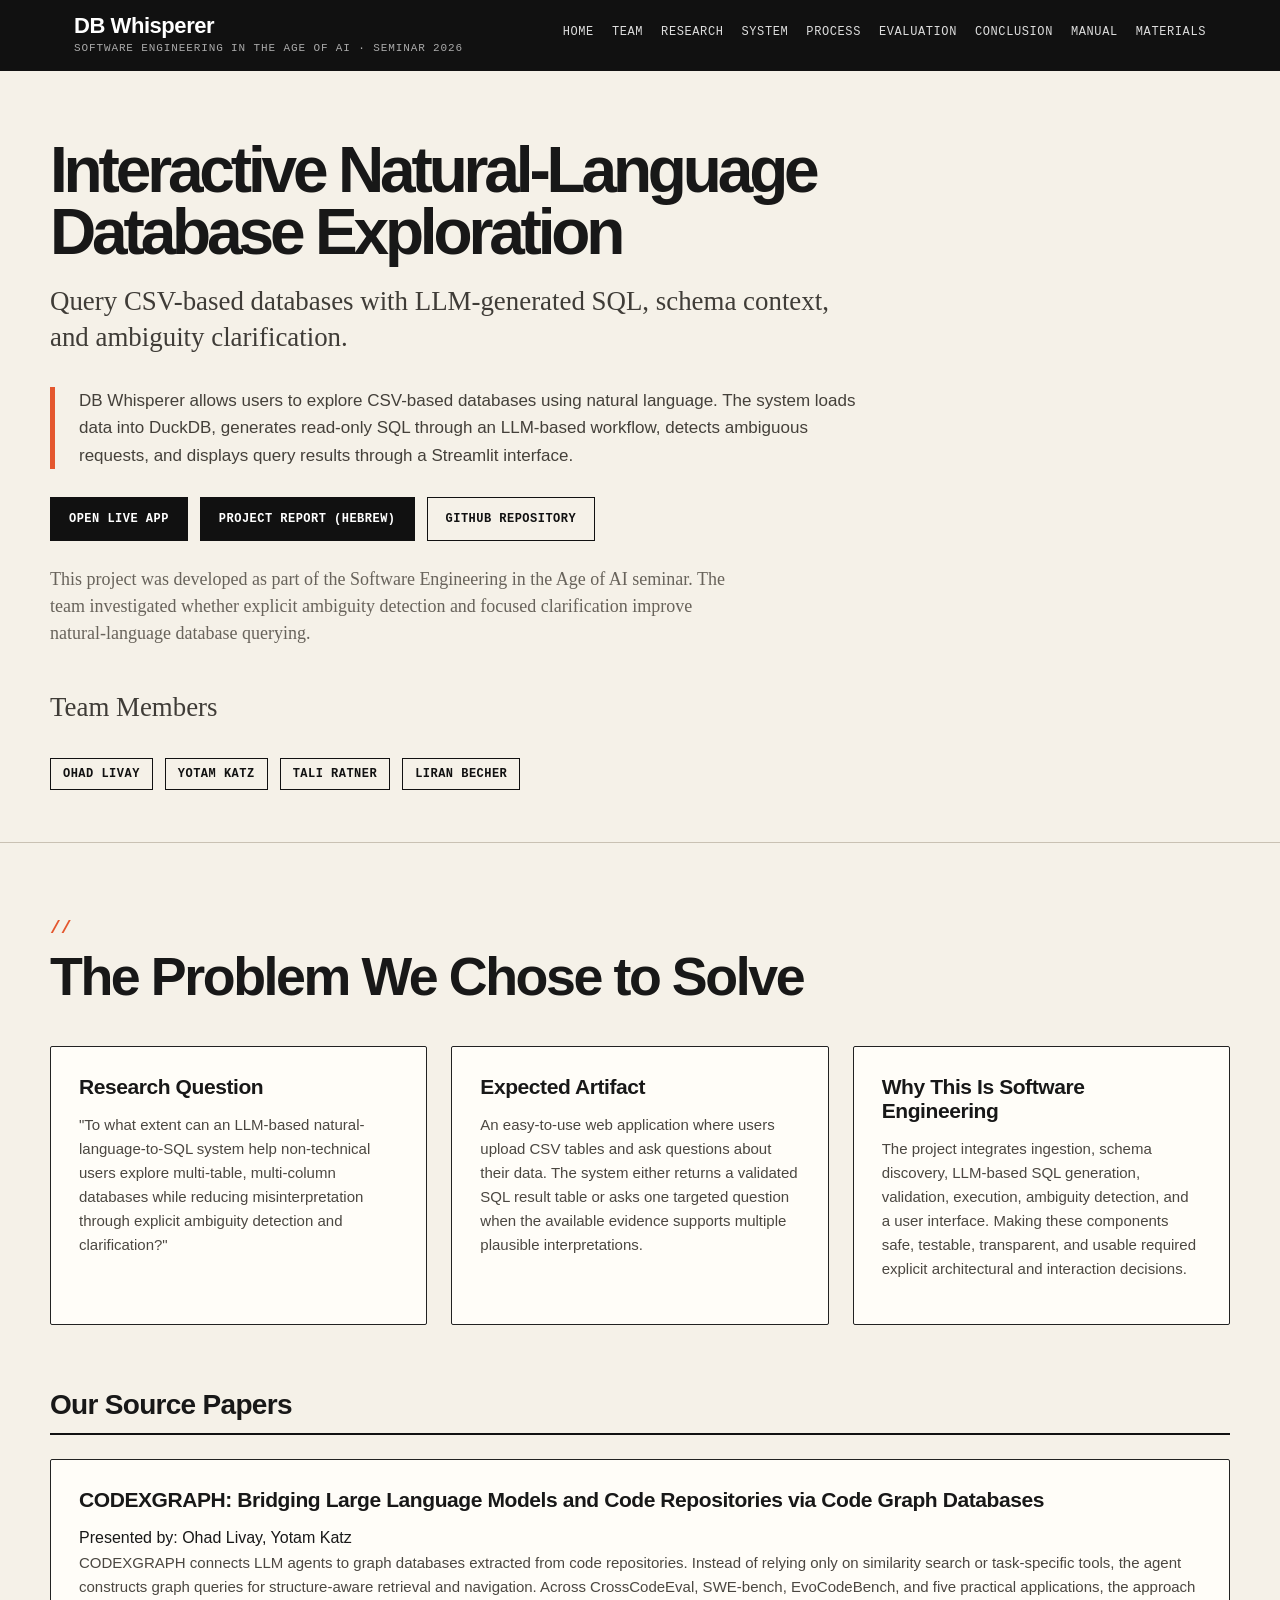
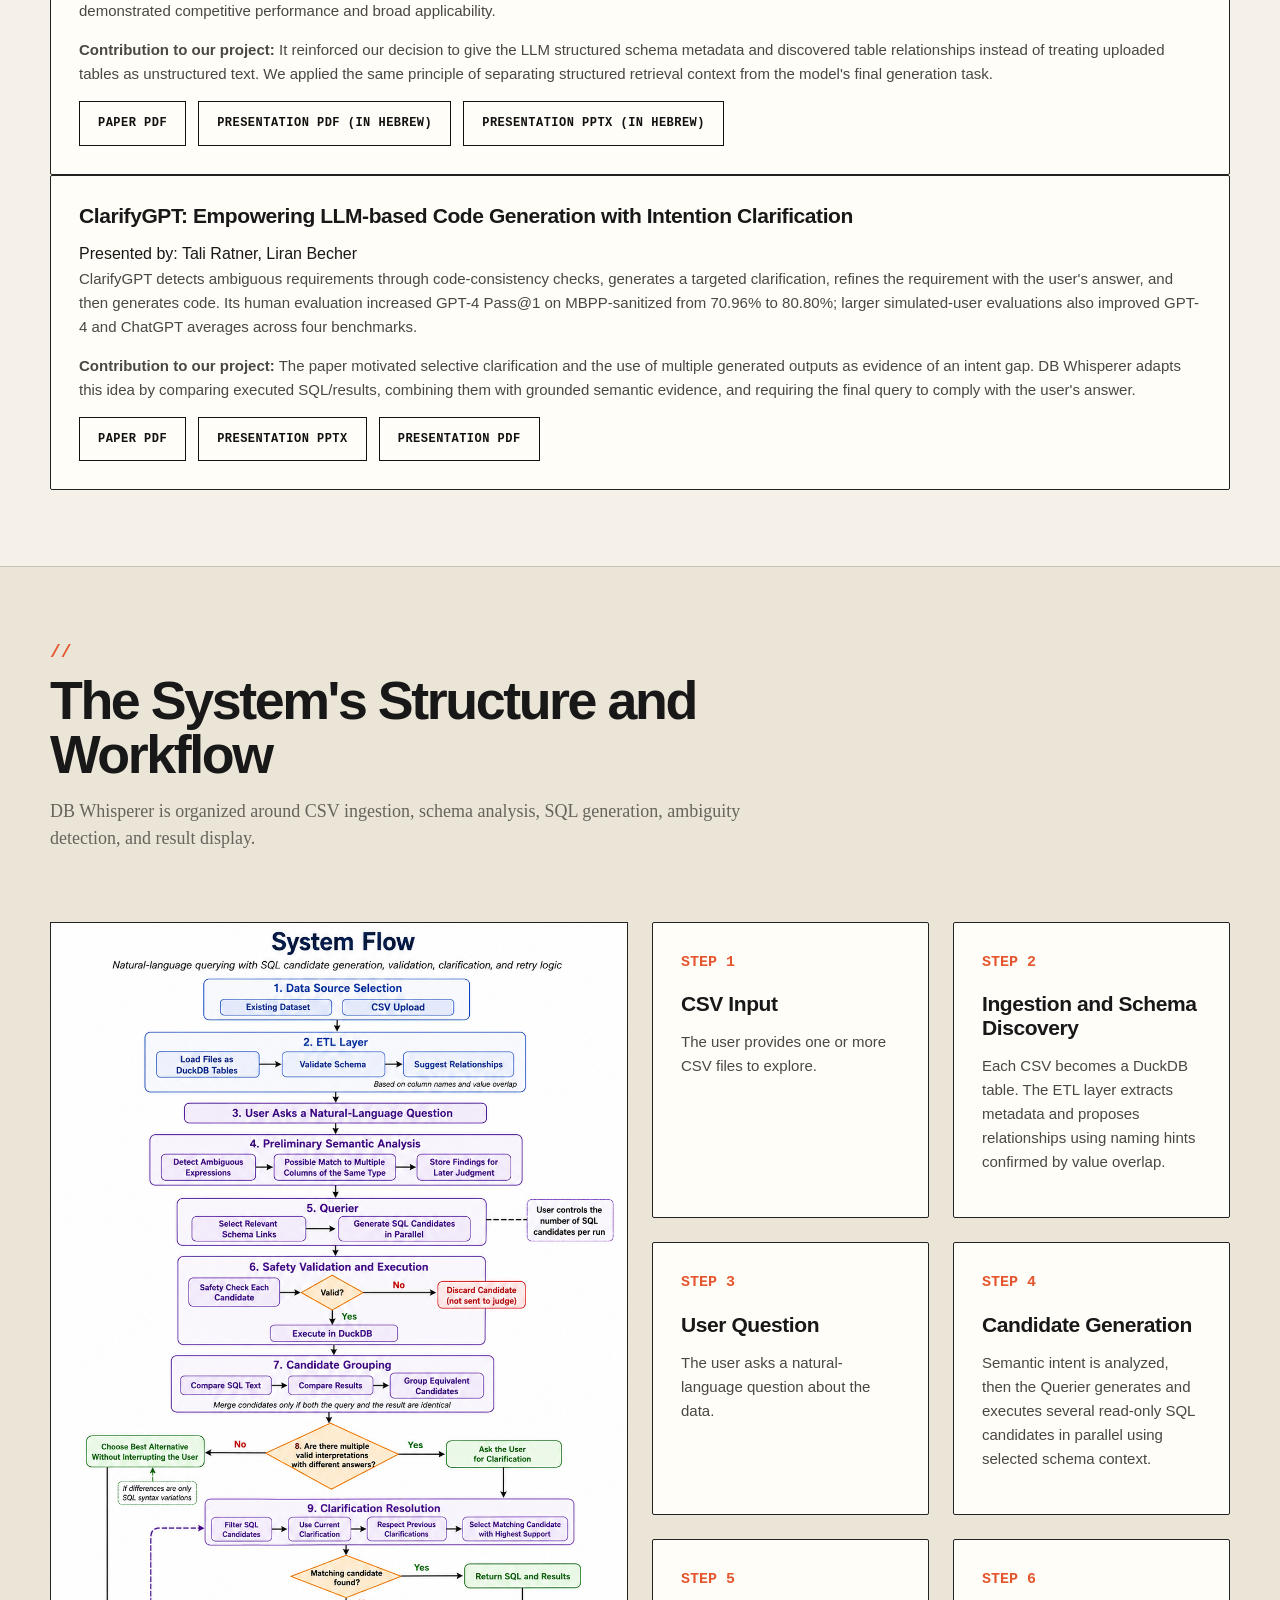
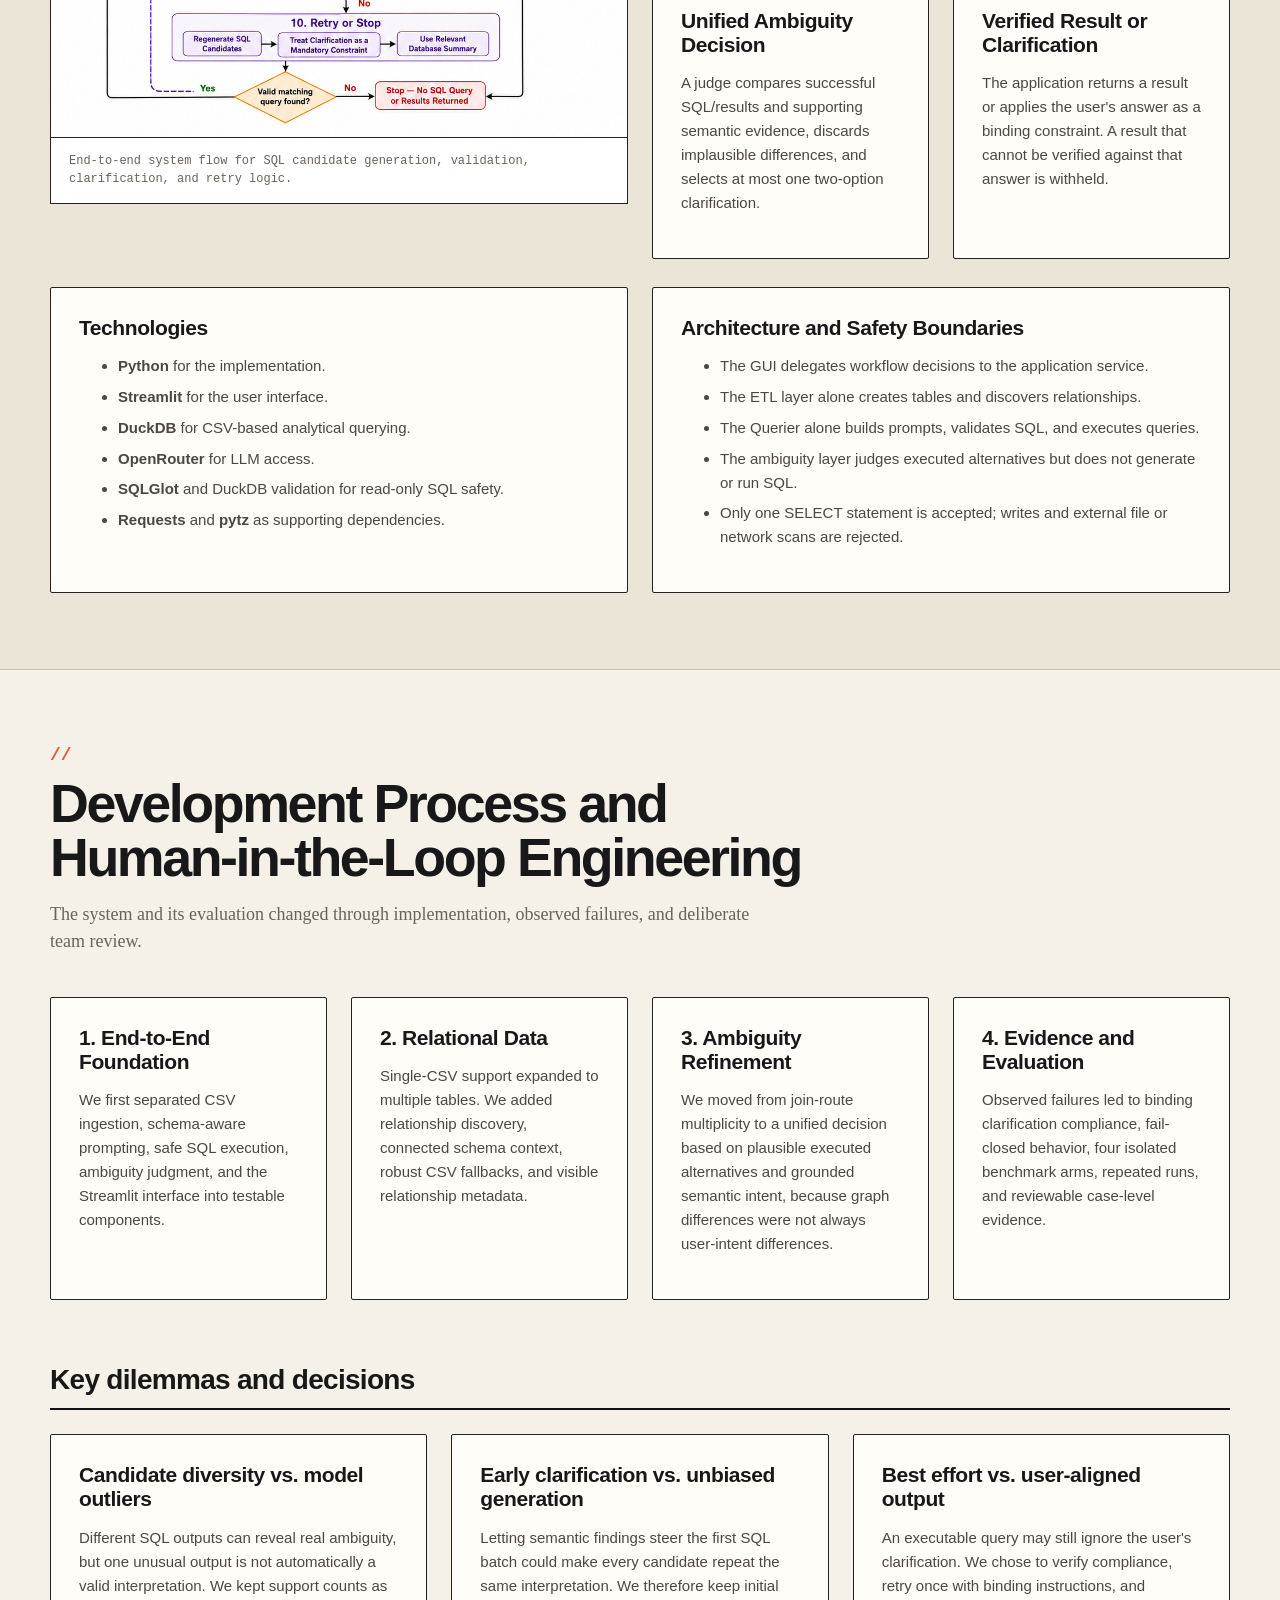
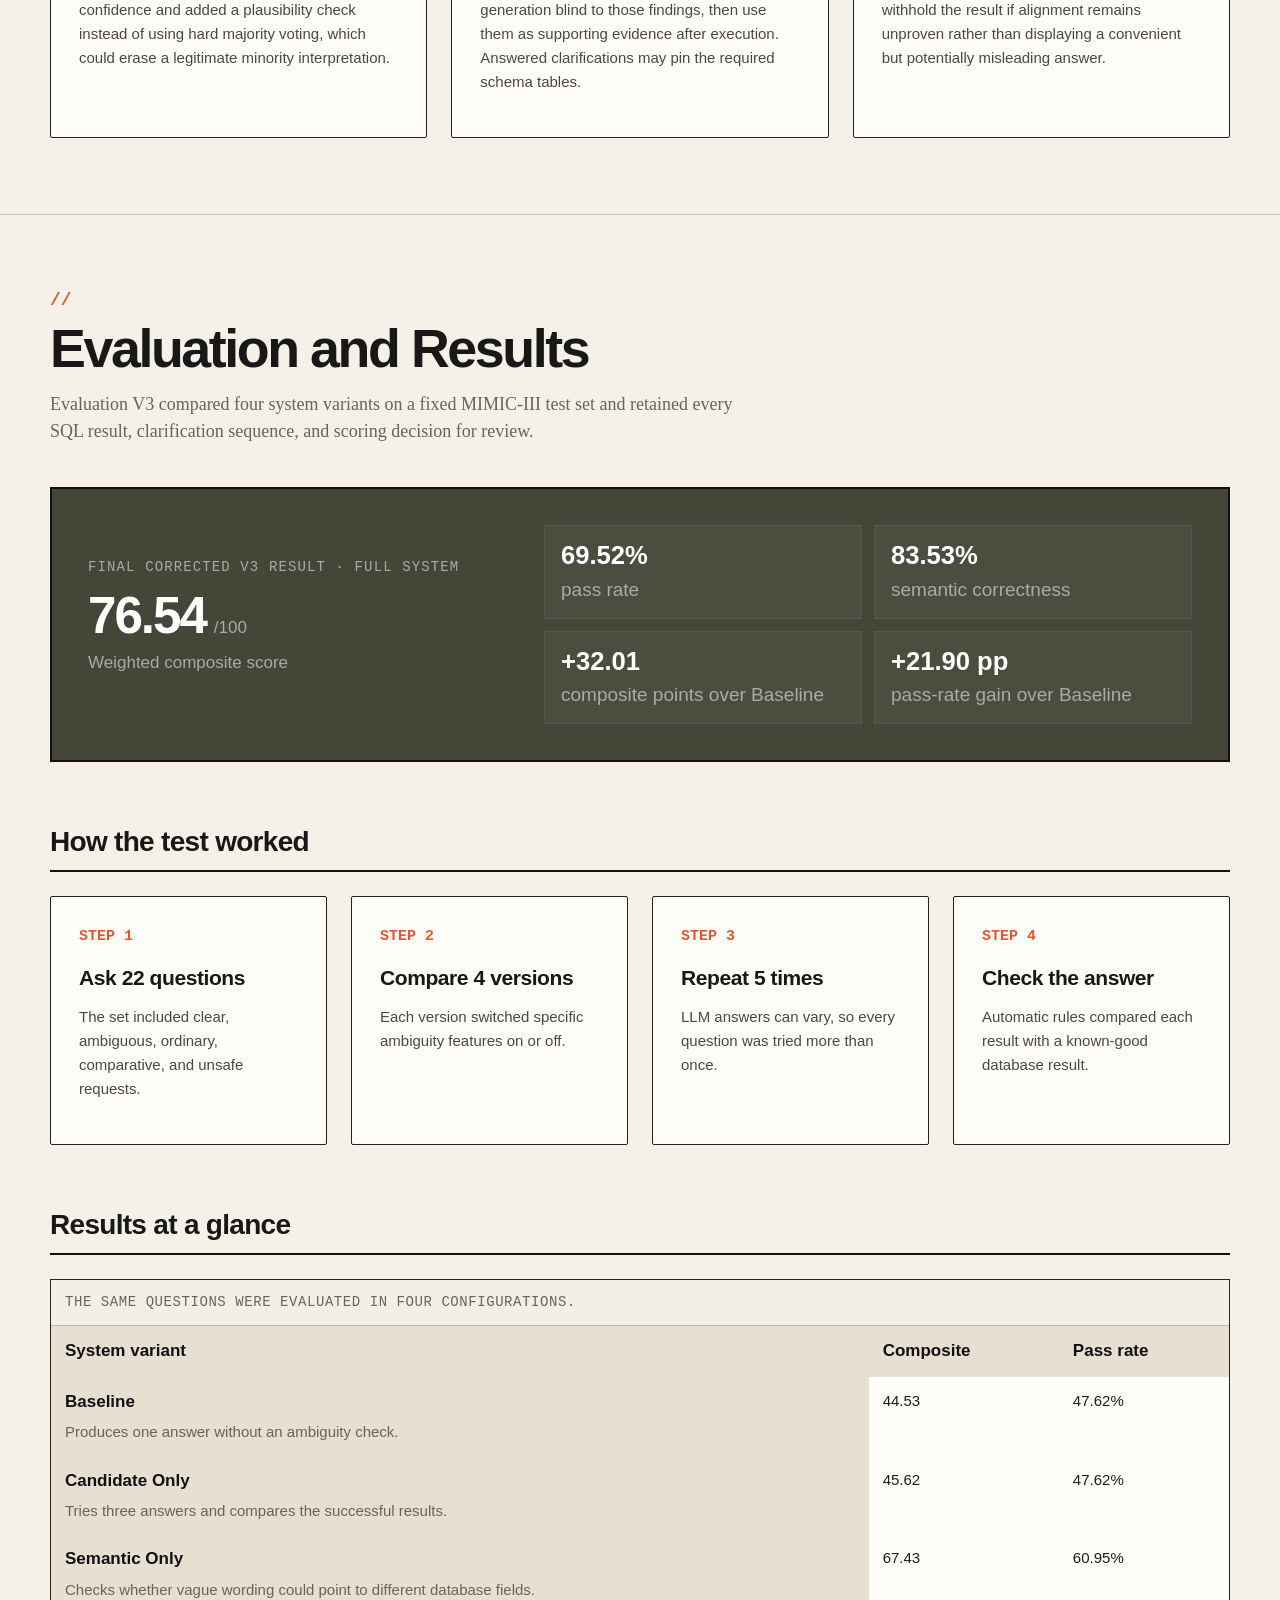
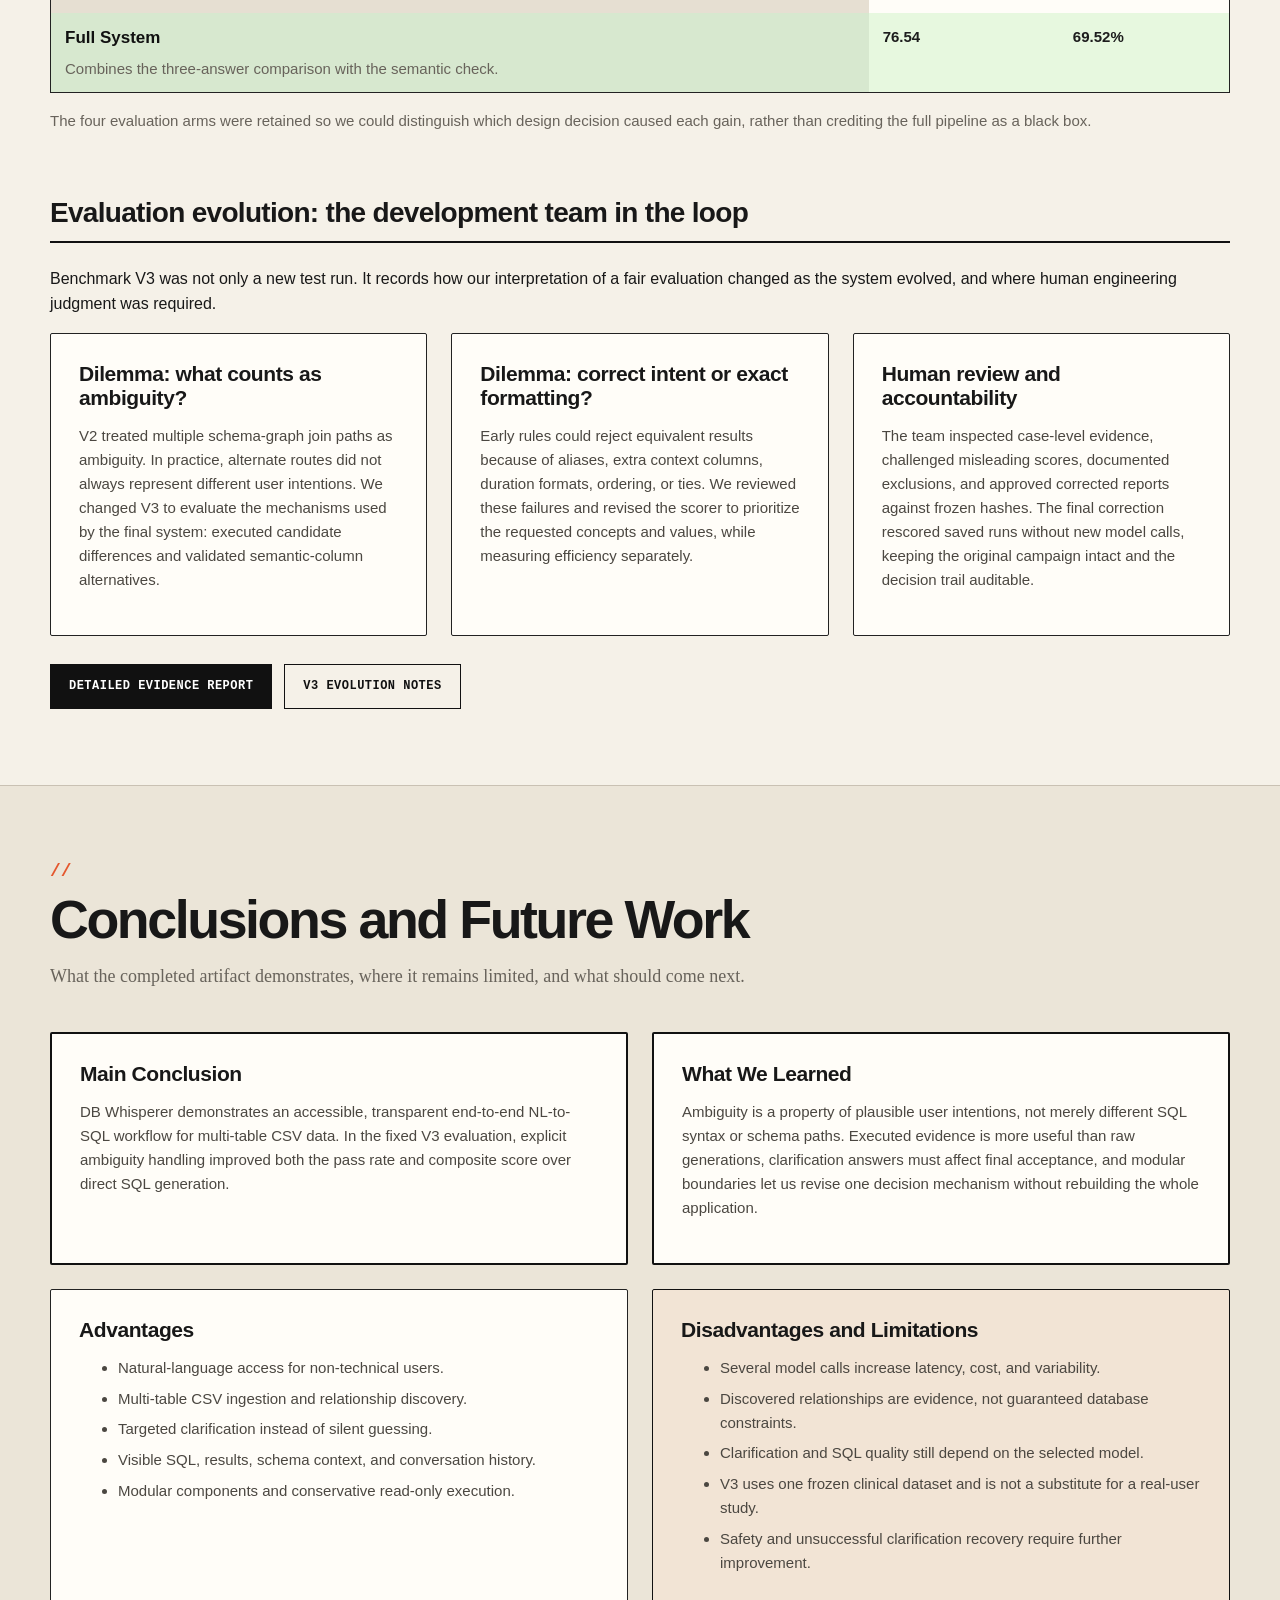
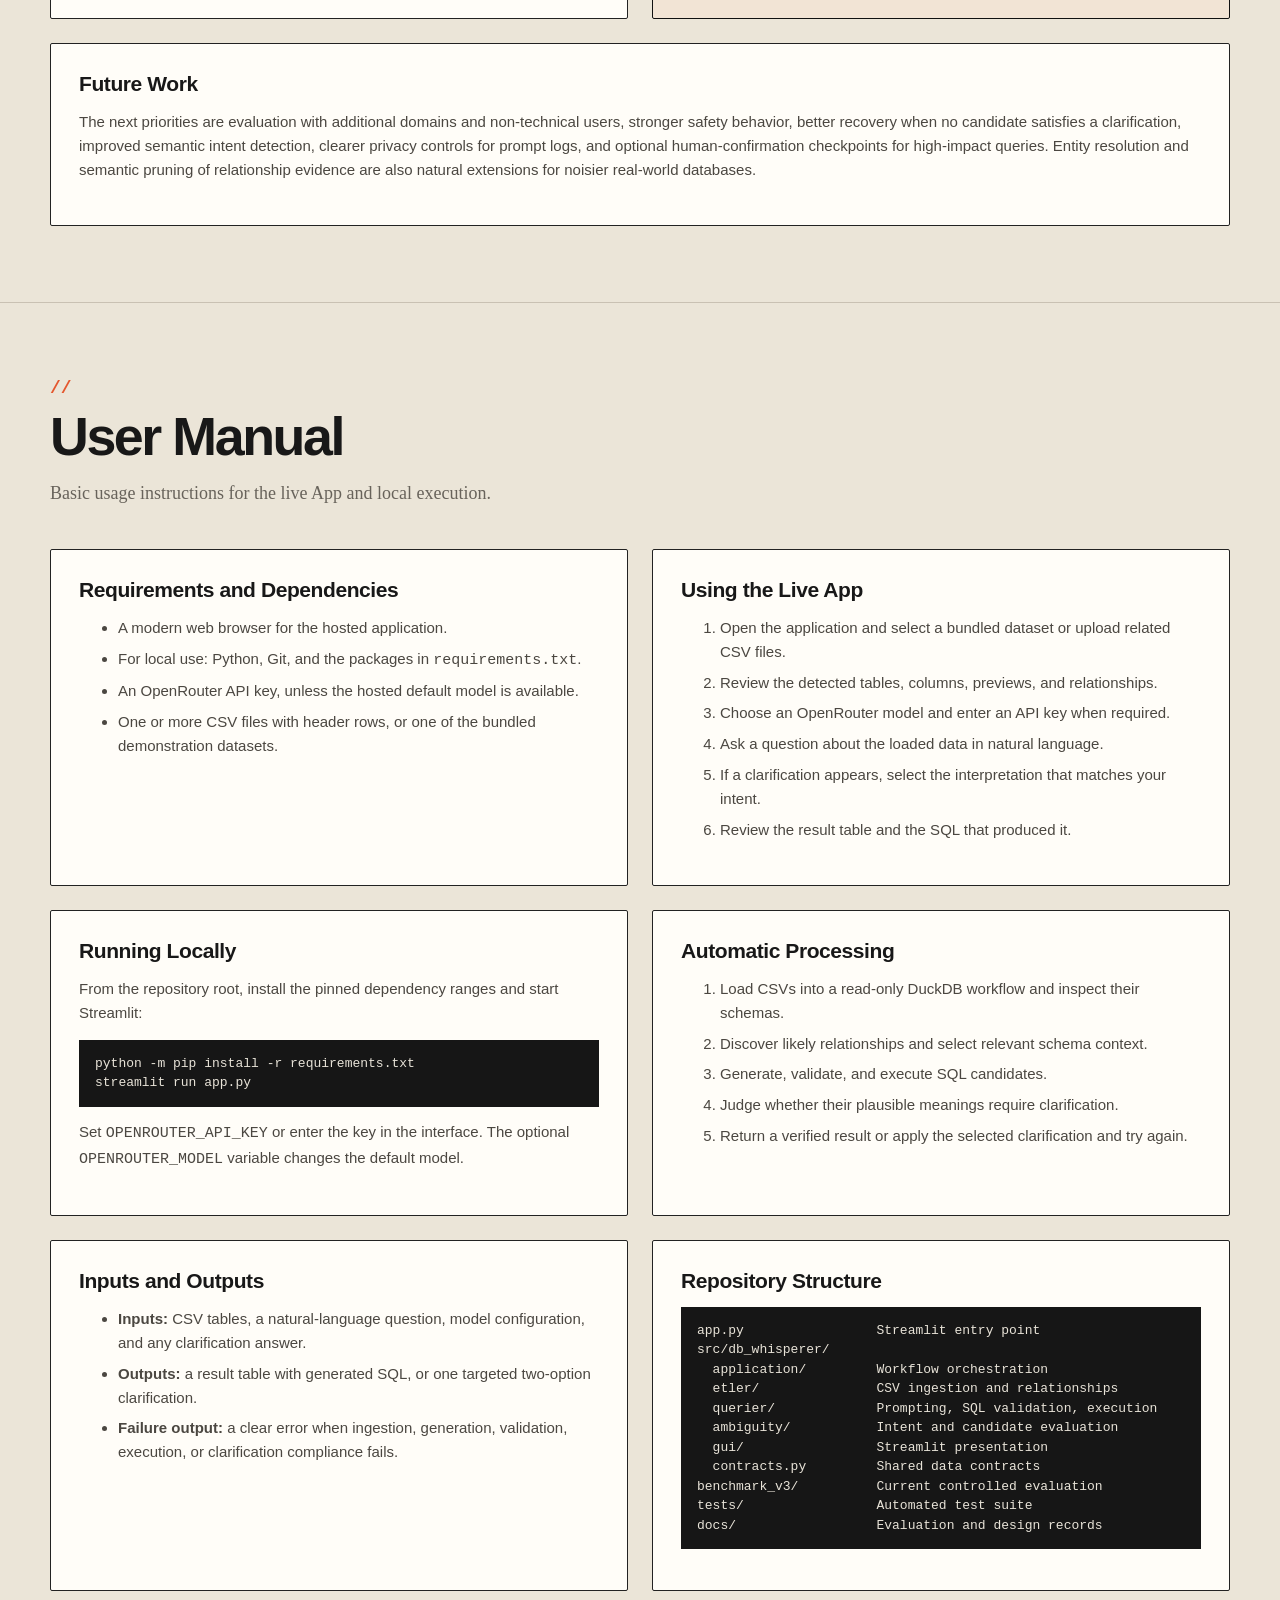
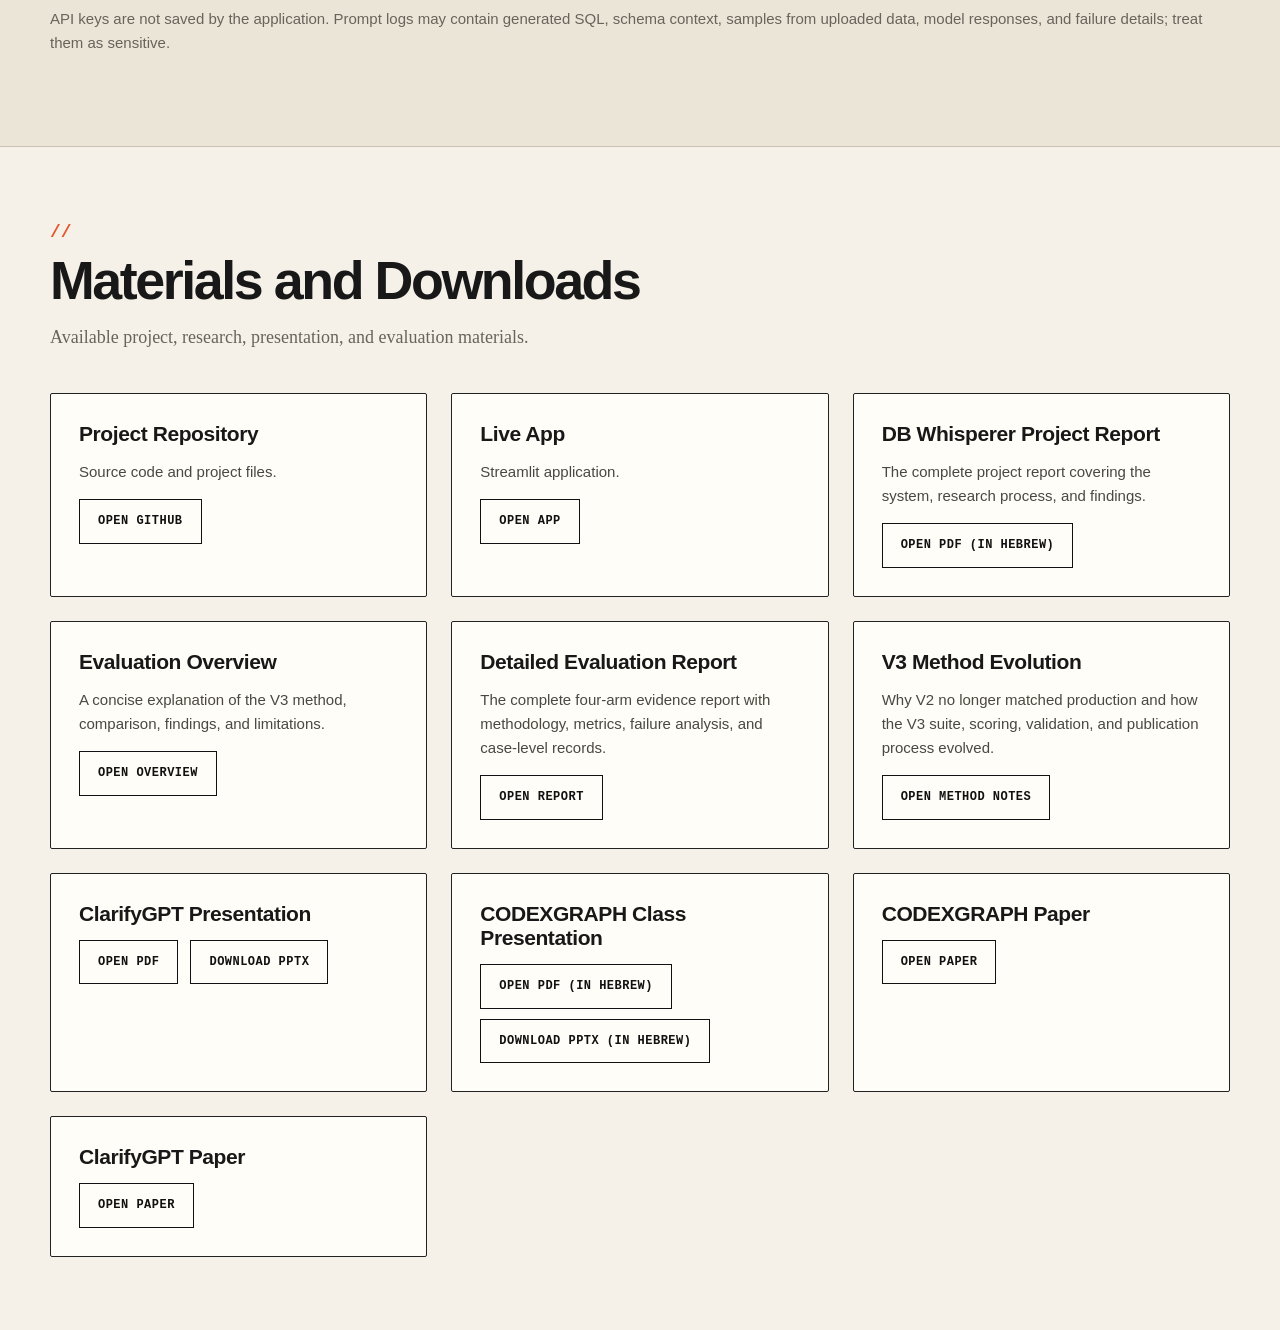
<file: submission/DB_Whisperer_2026/index.htm>
<!DOCTYPE html>
<html lang="en">
<head>
  <meta charset="UTF-8" />
  <meta name="viewport" content="width=device-width, initial-scale=1.0" />
  <title>DB Whisperer Project Site</title>
  <style>
:root {
  --primary: #111827;
  --primary-dark: #000000;
  --accent: #e4572e;
  --accent-dark: #b83b1d;

  --bg: #f5f1e8;
  --bg-soft: #ebe5d8;
  --card: #fffdf8;
  --text: #181818;
  --muted: #68635b;
  --border: #181818;

  --shadow: none;
  --radius: 2px;
}

* {
  box-sizing: border-box;
}

html {
  scroll-behavior: smooth;
}

body {
  margin: 0;
  background: var(--bg);
  color: var(--text);
  font-family: "Arial", "Helvetica Neue", sans-serif;
  line-height: 1.55;
}

img {
  max-width: 100%;
  height: auto;
  display: block;
}

a {
  color: inherit;
  text-decoration: none;
}

h1,
h2,
h3,
h4,
p,
figure,
ul,
ol,
li {
  margin-top: 0;
}

figure {
  margin: 0;
}

ul,
ol {
  margin: 0 0 1em 1.4em;
  padding-left: 1.2em;
}

li + li {
  margin-top: 0.45em;
}

section {
  padding: 76px 24px;
  border-bottom: 1px solid #c9c1b3;
}

.container {
  width: 100%;
  max-width: 1180px;
  margin-inline: auto;
}

.grid,
.split {
  display: grid;
  gap: 24px;
  align-items: start;
}

#system .grid {
  grid-auto-flow: row;
}

#system .grid > .grid {
  margin-top: 0;
}

.grid-2 {
  grid-template-columns: repeat(2, minmax(0, 1fr));
}

.grid-3 {
  grid-template-columns: repeat(3, minmax(0, 1fr));
}

.grid-4 {
  grid-template-columns: repeat(4, minmax(0, 1fr));
}

.split {
  grid-template-columns: repeat(2, minmax(0, 1fr));
}

.site {
  min-height: 100vh;
}

header {
  position: sticky;
  top: 0;
  z-index: 20;
  background: #111;
  border-bottom: 0;
  backdrop-filter: none;
}

.nav {
  width: 100%;
  max-width: 1180px;
  margin-inline: auto;
  padding: 14px 24px;
  display: flex;
  align-items: center;
  justify-content: space-between;
  gap: 24px;
}

.nav > div {
  min-width: 0;
}

.brand-title {
  margin: 0;
  color: white;
  background: none;
  -webkit-background-clip: initial;
  font-size: 22px;
  letter-spacing: -0.02em;
  line-height: 1.1;
}

.brand-subtitle {
  margin: 3px 0 0;
  color: #aaa;
  font-family: Consolas, Monaco, monospace;
  font-size: 11px;
  text-transform: uppercase;
  letter-spacing: 0.08em;
  line-height: 1.4;
}

nav {
  display: flex;
  flex-wrap: wrap;
  justify-content: flex-end;
  align-items: center;
  gap: 10px 18px;
  font-family: Consolas, Monaco, monospace;
  font-size: 12px;
  font-weight: 500;
  text-transform: uppercase;
  letter-spacing: 0.05em;
  color: #ddd;
}

nav a {
  display: inline-block;
  padding-bottom: 4px;
  border-bottom: 1px solid transparent;
  color: #ddd;
  transition: color 0.15s ease, border-color 0.15s ease;
}

nav a:hover,
nav a:focus-visible {
  color: white;
  border-bottom-color: var(--accent);
}

.hero {
  min-height: 560px;
  display: flex;
  align-items: center;
  text-align: left;
  padding: 68px 24px 52px;
}

.hero .container {
  width: 100%;
}

.hero h2 {
  max-width: 980px;
  margin: 0 0 20px;
  color: var(--text);
  background: none;
  -webkit-background-clip: initial;

  font-size: clamp(52px, 5vw, 82px);
  font-weight: 800;
  line-height: 0.97;
  letter-spacing: -0.065em;
}

.hero .subtitle {
  max-width: 780px;
  margin: 0 0 32px;

  font-family: Georgia, "Times New Roman", serif;
  font-size: clamp(20px, 2.1vw, 29px);
  font-weight: 400;
  line-height: 1.35;
  color: #3f3c37;
}

.hero-card {
  max-width: 820px;
  margin: 0 0 28px;
  padding: 0 0 0 24px;

  border: 0;
  border-left: 5px solid var(--accent);
  border-radius: 0;
  background: transparent;
  box-shadow: none;
}

.hero-card p {
  margin: 0;
  color: #44403a;
  font-size: 17px;
  line-height: 1.6;
}

.section-title {
  max-width: 760px;
  margin: 0 0 42px;
  text-align: left;
}

.section-title h3 {
  position: relative;
  margin: 0 0 16px;

  font-size: clamp(38px, 4.2vw, 58px);
  line-height: 1;
  letter-spacing: -0.045em;
}

.section-title h3::before {
  content: "//";
  display: block;
  margin-bottom: 13px;

  color: var(--accent);
  font-family: Consolas, Monaco, monospace;
  font-size: 18px;
  letter-spacing: 0;
}

.section-title p {
  margin: 0;
  max-width: 700px;

  color: var(--muted);
  font-family: Georgia, "Times New Roman", serif;
  font-size: 18px;
  line-height: 1.5;
}

.section-soft,
.section-blue {
  background: var(--bg-soft);
}

.card {
  height: 100%;
  padding: 28px;
  border: 1px solid #222;
  border-radius: 2px;
  background: var(--card);
  box-shadow: none;
  transition: transform 0.15s ease, background 0.15s ease;
}

.card:hover {
  transform: translate(-4px, -4px);
  border-color: #222;
  background: #ffffff;
  box-shadow: 6px 6px 0 #222;
}

.card h4 {
  margin: 0 0 14px;
  color: var(--text);
  font-size: 21px;
  line-height: 1.15;
  letter-spacing: -0.02em;
}

.card p,
.card li,
.card ul,
.card ol {
  color: #4b4741;
  font-size: 15px;
  line-height: 1.6;
}

.chips,
.buttons {
  display: flex;
  flex-wrap: wrap;
  align-items: flex-start;
  justify-content: flex-start;
  gap: 10px 12px;
}

.chip,
.chip:nth-child(even) {
  width: auto;
  flex: 0 0 auto;
  padding: 8px 12px;
  border: 1px solid #111;
  border-radius: 0;
  background: transparent;
  color: #111;
  font-family: Consolas, Monaco, monospace;
  font-size: 12px;
  text-transform: uppercase;
  letter-spacing: 0.04em;
}

.chip h4 {
  margin: 0;
  font-size: 12px;
  line-height: 1.2;
  font-weight: 700;
}

.button {
  display: inline-flex;
  align-items: center;
  justify-content: center;
  padding: 12px 18px;
  border: 1px solid #111;
  border-radius: 0;
  background: #111;
  color: white;
  font-family: Consolas, Monaco, monospace;
  font-size: 12px;
  font-weight: 600;
  text-transform: uppercase;
  letter-spacing: 0.04em;
  box-shadow: none;
}

.button:hover {
  transform: none;
  background: var(--accent);
  border-color: var(--accent);
  box-shadow: none;
}

.button.secondary {
  background: transparent;
  border-color: #111;
  color: #111;
}

.button.secondary:hover {
  background: #111;
  color: white;
}

.step-num {
  width: auto;
  height: auto;
  margin: 0 0 18px;
  display: block;
  border-radius: 0;
  background: transparent;
  color: var(--accent);
  font-family: Consolas, Monaco, monospace;
  font-size: 15px;
  font-weight: 700;
  text-align: left;
}

.step-num::before {
  content: "STEP ";
}

.flow-card {
  text-align: left;
}

.architecture-figure {
  width: 100%;
  max-width: 100%;
  padding: 0;
  border: 1px solid #222;
  border-radius: 0;
  background: white;
  box-shadow: none;
  overflow: hidden;
}

.architecture-figure a,
.architecture-figure img {
  display: block;
  width: 100%;
  max-width: 100%;
  height: auto;
}

.architecture-figure a {
  border-radius: 0;
}

.architecture-figure figcaption {
  margin: 0;
  padding: 14px 18px;
  border-top: 1px solid #222;
  color: var(--muted);
  font-family: Consolas, Monaco, monospace;
  font-size: 12px;
  text-align: left;
}

.evaluation-heading {
  margin: 64px 0 24px;
  font-size: 28px;
  line-height: 1.15;
  letter-spacing: -0.025em;
  border-bottom: 2px solid #111;
  padding-bottom: 12px;
}

.evaluation-hero {
  display: grid;
  grid-template-columns: 0.8fr 1.2fr;
  gap: 24px;
  padding: 36px;
  border: 2px solid #111;
  border-radius: 0;
  background: #444637;
  box-shadow: none;
  align-items: center;
}

.evaluation-hero > div {
  min-width: 0;
}

.evaluation-kicker {
  margin: 0 0 12px;
  color: #aaa;
  font-family: Consolas, Monaco, monospace;
  font-size: 14px;
  letter-spacing: 0.08em;
  text-transform: uppercase;
}

.evaluation-score {
  display: flex;
  align-items: baseline;
  gap: 8px;
  margin: 0;
}

.evaluation-score strong {
  color: white;
  font-size: clamp(2.4rem, 4vw, 4rem);
  line-height: 1;
  letter-spacing: -0.04em;
}

.evaluation-score span,
.evaluation-score-label {
  color: #aaa;
  font-size: 17px;
}

.evaluation-score-label {
  margin-top: 8px;
  display: block;
}

.evaluation-metrics {
  display: grid;
  grid-template-columns: repeat(2, minmax(0, 1fr));
  gap: 12px;
}

.evaluation-metric {
  display: flex;
  flex-direction: column;
  justify-content: center;
  gap: 6px;
  min-height: 88px;
  padding: 14px 16px;
  border: 1px solid #555;
  border-radius: 0;
  background: rgba(255, 255, 255, 0.04);
  color: white;
}

.evaluation-metric strong {
  color: white;
  font-size: clamp(1.1rem, 2vw, 1.8rem);
  line-height: 1.2;
}

.evaluation-metric span {
  color: #aaa;
  font-size: 19px;  
  line-height: 1.4;
}

.score-table-wrap {
  overflow-x: auto;
  border: 1px solid #222;
  border-radius: 0;
  box-shadow: none;
  background: #fffdf8;
}

.score-table {
  width: 100%;
  min-width: 640px;
  border-collapse: collapse;
  font-size: 15px;
}

.score-table caption {
  padding: 12px 14px;
  text-align: left;
  color: var(--muted);
  font-family: Consolas, Monaco, monospace;
  font-size: 14px;
  letter-spacing: 0.04em;
  text-transform: uppercase;
  background: #f3efe8;
  border-bottom: 1px solid #bbb3a6;
}

.score-table th,
.score-table td {
  border-color: #bbb3a6;
  padding: 12px 14px;
  vertical-align: top;
  text-align: left;
}

.score-table th {
  background: #e6dfd2;
  color: #111;
  font-size: 17px;
}

.score-table td {
  color: #1d1d1d;
  background: #fffdf8;
}

.score-table tbody tr:hover {
  background: #f4eee4;
}

.score-table th[scope="row"] {
  font-weight: 700;
}

.variant-description {
  display: block;
  margin-top: 6px;
  color: var(--muted);
  font-size: 15px;
  line-height: 1.5;
  font-weight: 400;
}

.evaluation-note {
  margin-top: 16px;
  color: var(--muted);
  font-size: 15px;
  line-height: 1.6;
}

.highlight-card {
  border: 2px solid #111;
  box-shadow: none;
}

.warning {
  background: #f2e4d5;
  border-color: #111;
}

.callout {
  background: #e4eadf;
  border-color: #111;
}

.code,
pre.code {
  display: block;
  width: 100%;
  overflow-x: auto;
  white-space: pre-wrap;
  border-radius: 0;
  background: #161616;
  color: #e8e3d8;
  font-size: 13px;
  line-height: 1.5;
  padding: 14px 16px;
}

.footer {
  padding: 80px 28px;
  background: #111;
  color: white;
  text-align: left;
}

.footer h3 {
  font-size: 44px;
  letter-spacing: -0.04em;
}

.footer p {
  max-width: 600px;
  color: #aaa;
  font-family: Georgia, "Times New Roman", serif;
  font-size: 18px;
}

.footer .button {
  border-color: white;
  background: transparent;
  color: white;
}

.footer .button:hover {
  background: var(--accent);
  border-color: var(--accent);
}

.footer-note {
  color: #777;
  font-family: Consolas, Monaco, monospace;
}

@media (max-width: 920px) {
  section {
    padding: 60px 20px;
  }

  .nav {
    padding-inline: 20px;
    flex-wrap: wrap;
    justify-content: center;
    text-align: center;
  }

  nav {
    justify-content: center;
  }

  .hero {
    min-height: 0;
    padding-top: 56px;
    padding-bottom: 48px;
  }

  .hero h2 {
    font-size: clamp(48px, 8vw, 72px);
  }

  .section-title {
    max-width: 100%;
  }

  .grid-2,
  .grid-3,
  .split {
    grid-template-columns: 1fr;
  }

  .grid-4 {
    grid-template-columns: repeat(2, minmax(0, 1fr));
  }
}

@media (max-width: 560px) {
  section {
    padding: 48px 18px;
  }

  .nav {
    padding-top: 12px;
    padding-bottom: 12px;
  }

  .hero {
    padding: 48px 18px 36px;
  }

  .card {
    padding: 22px;
  }

  .grid-4 {
    grid-template-columns: 1fr;
  }
}
</style>
</head>

<body>
  <div class="site">
    <header>
      <div class="nav">
        <div>
          <h1 class="brand-title">DB Whisperer</h1>
          <p class="brand-subtitle">Software Engineering in the Age of AI · Seminar 2026</p>
        </div>
        <nav>
          <a href="#home">Home</a>
          <a href="#team">Team</a>
          <a href="#research">Research</a>
          <a href="#system">System</a>
          <a href="#process">Process</a>
          <a href="#evaluation">Evaluation</a>
          <a href="#conclusion">Conclusion</a>
          <a href="#manual">Manual</a>
          <a href="#materials">Materials</a>
        </nav>
      </div>
    </header>

    <main>
      <section id="home" class="hero">
        <div class="container">
          <h2>Interactive Natural-Language Database Exploration</h2>
          <p class="subtitle">Query CSV-based databases with LLM-generated SQL, schema context, and ambiguity clarification.</p>
          <div class="hero-card">
            <p>
              DB Whisperer allows users to explore CSV-based databases using natural language.
              The system loads data into DuckDB, generates read-only SQL through an LLM-based workflow,
              detects ambiguous requests, and displays query results through a Streamlit interface.
            </p>
          </div>
          <div class="buttons" style="margin-top: 26px;">
            <a class="button" href="https://db-whisperer.streamlit.app/" target="_blank" rel="noopener">Open Live App</a>
            <a class="button" href="reports/db-whisperer-project-report.pdf" target="_blank" rel="noopener">Project Report (Hebrew)</a>
            <a class="button secondary" href="https://github.com/ohadlivay/DB-Whisperer" target="_blank" rel="noopener">GitHub Repository</a>
          </div>
          <div class="container">
            <br>
          <div class="section-title">
            <p>
              This project was developed as part of the Software Engineering in the Age of AI seminar.
              The team investigated whether explicit ambiguity detection and focused clarification
              improve natural-language database querying.
            </p>
          </div>
          <p class="subtitle">Team Members</p>
          <div class="chips" aria-label="Technology stack">
            <article class="chip"><h4>Ohad Livay</h4></article>
            <article class="chip"><h4>Yotam Katz</h4></article>
            <article class="chip"><h4>Tali Ratner</h4></article>
            <article class="chip"><h4>Liran Becher</h4></article>
          </div>
        </div>
        </div>
      </section>

      <section id="research">
        <div class="container">
          <div class="section-title">
            <h3>The Problem We Chose to Solve</h3>
          </div>
          <div class="grid grid-3">
            <article class="card">
              <h4>Research Question</h4>
              <p>
                "To what extent can an LLM-based natural-language-to-SQL system help non-technical users
                explore multi-table, multi-column databases while reducing misinterpretation through
                explicit ambiguity detection and clarification?"
              </p>
            </article>
            <article class="card">
              <h4>Expected Artifact</h4>
              <p>
                An easy-to-use web application where users upload CSV tables and ask questions about their
                data. The system either returns a validated SQL result table or asks one targeted question
                when the available evidence supports multiple plausible interpretations.
              </p>
            </article>
            <article class="card">
              <h4>Why This Is Software Engineering</h4>
              <p>
                The project integrates ingestion, schema discovery, LLM-based SQL generation, validation,
                execution, ambiguity detection, and a user interface. Making these components safe,
                testable, transparent, and usable required explicit architectural and interaction decisions.
              </p>
            </article>
          </div>

          <h4 class="evaluation-heading">Our Source Papers</h4>
          <div>
            <article class="card paper-card">
              <h4>CODEXGRAPH: Bridging Large Language Models and Code Repositories via Code Graph Databases</h4>
              <div class="paper-meta">Presented by: Ohad Livay, Yotam Katz</div>
              <p>
                CODEXGRAPH connects LLM agents to graph databases extracted from code repositories. Instead
                of relying only on similarity search or task-specific tools, the agent constructs graph queries
                for structure-aware retrieval and navigation. Across CrossCodeEval, SWE-bench, EvoCodeBench,
                and five practical applications, the approach demonstrated competitive performance and broad applicability.
              </p>
              <p>
                <strong>Contribution to our project:</strong>
                It reinforced our decision to give the LLM structured schema metadata and discovered table
                relationships instead of treating uploaded tables as unstructured text. We applied the same
                principle of separating structured retrieval context from the model's final generation task.
              </p>
              <div class="buttons" style="justify-content:flex-start;">
                <a class="button secondary" href="papers/codexgraph.pdf">Paper PDF</a>
                <a class="button secondary" href="presentations/codexgraph-class-presentation-ohad-yotam.pdf">Presentation PDF (in Hebrew)</a>
                <a class="button secondary" href="presentations/codexgraph-class-presentation-ohad-yotam.pptx">Presentation PPTX (in Hebrew)</a>
              </div>
            </article>

            <article class="card paper-card">
              <h4>ClarifyGPT: Empowering LLM-based Code Generation with Intention Clarification</h4>
              <div class="paper-meta">Presented by: Tali Ratner, Liran Becher</div>
              <p>
                ClarifyGPT detects ambiguous requirements through code-consistency checks, generates a targeted
                clarification, refines the requirement with the user's answer, and then generates code. Its human
                evaluation increased GPT-4 Pass@1 on MBPP-sanitized from 70.96% to 80.80%; larger simulated-user
                evaluations also improved GPT-4 and ChatGPT averages across four benchmarks.
              </p>
              <p>
                <strong>Contribution to our project:</strong>
                The paper motivated selective clarification and the use of multiple generated outputs as evidence
                of an intent gap. DB Whisperer adapts this idea by comparing executed SQL/results, combining them
                with grounded semantic evidence, and requiring the final query to comply with the user's answer.
              </p>
              <div class="buttons" style="justify-content:flex-start;">
                <a class="button secondary" href="papers/clarifygpt.pdf">Paper PDF</a>
                <a class="button secondary" href="presentations/clarifygpt.pptx">Presentation pptx</a>
                <a class="button secondary" href="presentations/clarifygpt_slides.pdf">Presentation PDF</a>
              </div>
            </article>
          </div>
        </div>
      </section>

      <section id="system" class="section-blue">
        <div class="container">
          <div class="section-title">
            <h3>The System's Structure and Workflow</h3>
            <p>
              DB Whisperer is organized around CSV ingestion, schema analysis, SQL generation, ambiguity detection, and result display.
            </p>
          </div>
          <div class="grid grid-2">
            <figure class="architecture-figure system-flow-figure" style="margin-top: 28px;">
              <a href="assets/system-flow.png" aria-label="Open the DB Whisperer system flow diagram at full size" hint="Click to open the system flow diagram in a new tab">
                <img
                  src="assets/system-flow.png"
                  alt="DB Whisperer system flow from data selection and ETL through semantic analysis, SQL generation, validation, candidate grouping, clarification, and retry logic"
                  width="1055"
                height="1491"
                loading="lazy"
                decoding="async"
              />
            </a>
            <figcaption>
              End-to-end system flow for SQL candidate generation, validation, clarification, and retry logic.
            </figcaption>
          </figure>

          <div class="grid grid-2" style="margin-top: 28px;">
            <article class="card flow-card">
              <div class="step-num">1</div>
              <h4>CSV Input</h4>
              <p>The user provides one or more CSV files to explore.</p>
            </article>
            <article class="card flow-card">
              <div class="step-num">2</div>
              <h4>Ingestion and Schema Discovery</h4>
              <p>Each CSV becomes a DuckDB table. The ETL layer extracts metadata and proposes relationships using naming hints confirmed by value overlap.</p>
            </article>
            <article class="card flow-card">
              <div class="step-num">3</div>
              <h4>User Question</h4>
              <p>The user asks a natural-language question about the data.</p>
            </article>
            <article class="card flow-card">
              <div class="step-num">4</div>
              <h4>Candidate Generation</h4>
              <p>Semantic intent is analyzed, then the Querier generates and executes several read-only SQL candidates in parallel using selected schema context.</p>
            </article>
            <article class="card flow-card">
              <div class="step-num">5</div>
              <h4>Unified Ambiguity Decision</h4>
              <p>A judge compares successful SQL/results and supporting semantic evidence, discards implausible differences, and selects at most one two-option clarification.</p>
            </article>
            <article class="card flow-card">
              <div class="step-num">6</div>
              <h4>Verified Result or Clarification</h4>
              <p>The application returns a result or applies the user's answer as a binding constraint. A result that cannot be verified against that answer is withheld.</p>
            </article>
          </div>
        </div>
          
          <div class="split" style="margin-top: 28px;">
            <article class="card">
              <h4>Technologies</h4>
              <ul>
                <li><strong>Python</strong> for the implementation.</li>
                <li><strong>Streamlit</strong> for the user interface.</li>
                <li><strong>DuckDB</strong> for CSV-based analytical querying.</li>
                <li><strong>OpenRouter</strong> for LLM access.</li>
                <li><strong>SQLGlot</strong> and DuckDB validation for read-only SQL safety.</li>
                <li><strong>Requests</strong> and <strong>pytz</strong> as supporting dependencies.</li>
              </ul>
            </article>
            <article class="card">
              <h4>Architecture and Safety Boundaries</h4>
              <ul>
                <li>The GUI delegates workflow decisions to the application service.</li>
                <li>The ETL layer alone creates tables and discovers relationships.</li>
                <li>The Querier alone builds prompts, validates SQL, and executes queries.</li>
                <li>The ambiguity layer judges executed alternatives but does not generate or run SQL.</li>
                <li>Only one SELECT statement is accepted; writes and external file or network scans are rejected.</li>
              </ul>
            </article>
          </div>
        </div>
      </section>

      <section id="process">
        <div class="container">
          <div class="section-title">
            <h3>Development Process and Human-in-the-Loop Engineering</h3>
            <p>The system and its evaluation changed through implementation, observed failures, and deliberate team review.</p>
          </div>

          <div class="grid grid-4">
            <article class="card">
              <h4>1. End-to-End Foundation</h4>
              <p>We first separated CSV ingestion, schema-aware prompting, safe SQL execution, ambiguity judgment, and the Streamlit interface into testable components.</p>
            </article>
            <article class="card">
              <h4>2. Relational Data</h4>
              <p>Single-CSV support expanded to multiple tables. We added relationship discovery, connected schema context, robust CSV fallbacks, and visible relationship metadata.</p>
            </article>
            <article class="card">
              <h4>3. Ambiguity Refinement</h4>
              <p>We moved from join-route multiplicity to a unified decision based on plausible executed alternatives and grounded semantic intent, because graph differences were not always user-intent differences.</p>
            </article>
            <article class="card">
              <h4>4. Evidence and Evaluation</h4>
              <p>Observed failures led to binding clarification compliance, fail-closed behavior, four isolated benchmark arms, repeated runs, and reviewable case-level evidence.</p>
            </article>
          </div>

          <h4 class="evaluation-heading">Key dilemmas and decisions</h4>
          <div class="grid grid-3">
            <article class="card">
              <h4>Candidate diversity vs. model outliers</h4>
              <p>
                Different SQL outputs can reveal real ambiguity, but one unusual output is not automatically a
                valid interpretation. We kept support counts as confidence and added a plausibility check instead
                of using hard majority voting, which could erase a legitimate minority interpretation.
              </p>
            </article>
            <article class="card">
              <h4>Early clarification vs. unbiased generation</h4>
              <p>
                Letting semantic findings steer the first SQL batch could make every candidate repeat the same
                interpretation. We therefore keep initial generation blind to those findings, then use them as
                supporting evidence after execution. Answered clarifications may pin the required schema tables.
              </p>
            </article>
            <article class="card">
              <h4>Best effort vs. user-aligned output</h4>
              <p>
                An executable query may still ignore the user's clarification. We chose to verify compliance,
                retry once with binding instructions, and withhold the result if alignment remains unproven rather
                than displaying a convenient but potentially misleading answer.
              </p>
            </article>
          </div>

        </div>
      </section>

      <section id="evaluation">
        <div class="container">
          <div class="section-title">
            <h3>Evaluation and Results</h3>
            <p>
              Evaluation V3 compared four system variants on a fixed MIMIC-III test set and retained
              every SQL result, clarification sequence, and scoring decision for review.
            </p>
          </div>

          <div class="evaluation-hero">
            <div>
              <p class="evaluation-kicker">Final corrected V3 result &middot; Full System</p>
              <p class="evaluation-score"><strong>76.54</strong><span>/100</span></p>
              <p class="evaluation-score-label">Weighted composite score</p>
            </div>
            <div class="evaluation-metrics">
              <div class="evaluation-metric"><strong>69.52%</strong><span>pass rate</span></div>
              <div class="evaluation-metric"><strong>83.53%</strong><span>semantic correctness</span></div>
              <div class="evaluation-metric"><strong>+32.01</strong><span>composite points over Baseline</span></div>
              <div class="evaluation-metric"><strong>+21.90 pp</strong><span>pass-rate gain over Baseline</span></div>
            </div>
          </div>

          <h4 class="evaluation-heading">How the test worked</h4>
          <div class="grid grid-4 evaluation-steps">
            <article class="card">
              <div class="step-num">1</div>
              <h4>Ask 22 questions</h4>
              <p>The set included clear, ambiguous, ordinary, comparative, and unsafe requests.</p>
            </article>
            <article class="card">
              <div class="step-num">2</div>
              <h4>Compare 4 versions</h4>
              <p>Each version switched specific ambiguity features on or off.</p>
            </article>
            <article class="card">
              <div class="step-num">3</div>
              <h4>Repeat 5 times</h4>
              <p>LLM answers can vary, so every question was tried more than once.</p>
            </article>
            <article class="card">
              <div class="step-num">4</div>
              <h4>Check the answer</h4>
              <p>Automatic rules compared each result with a known-good database result.</p>
            </article>
          </div>

          <h4 class="evaluation-heading">Results at a glance</h4>
          <div class="score-table-wrap">
            <table class="score-table">
              <caption>The same questions were evaluated in four configurations.</caption>
              <thead>
                <tr><th scope="col">System variant</th><th scope="col">Composite</th><th scope="col">Pass rate</th></tr>
              </thead>
              <tbody>
                <tr><th scope="row">Baseline<span class="variant-description">Produces one answer without an ambiguity check.</span></th><td>44.53</td><td>47.62%</td></tr>
                <tr><th scope="row">Candidate Only<span class="variant-description">Tries three answers and compares the successful results.</span></th><td>45.62</td><td>47.62%</td></tr>
                <tr><th scope="row">Semantic Only<span class="variant-description">Checks whether vague wording could point to different database fields.</span></th><td>67.43</td><td>60.95%</td></tr>
                <tr><th scope="row" style="background-color: #d7e8cf;">Full System<span class="variant-description">Combines the three-answer comparison with the semantic check.</span></th><td style="background-color: #e7f8df;"><strong>76.54</strong></td><td style="background-color: #e7f8df;"><strong>69.52%</strong></td></tr>
              </tbody>
            </table>
          </div>
          <p class="evaluation-note">
            The four evaluation arms were retained so we could distinguish which design decision caused each gain,
            rather than crediting the full pipeline as a black box.
          </p>

          <h4 class="evaluation-heading">Evaluation evolution: the development team in the loop</h4>
          <p>
            Benchmark V3 was not only a new test run. It records how our interpretation of a fair evaluation
            changed as the system evolved, and where human engineering judgment was required.
          </p>
          <div class="grid grid-3">
            <article class="card">
              <h4>Dilemma: what counts as ambiguity?</h4>
              <p>
                V2 treated multiple schema-graph join paths as ambiguity. In practice, alternate routes did not
                always represent different user intentions. We changed V3 to evaluate the mechanisms used by the
                final system: executed candidate differences and validated semantic-column alternatives.
              </p>
            </article>
            <article class="card">
              <h4>Dilemma: correct intent or exact formatting?</h4>
              <p>
                Early rules could reject equivalent results because of aliases, extra context columns, duration
                formats, ordering, or ties. We reviewed these failures and revised the scorer to prioritize the
                requested concepts and values, while measuring efficiency separately.
              </p>
            </article>
            <article class="card">
              <h4>Human review and accountability</h4>
              <p>
                The team inspected case-level evidence, challenged misleading scores, documented exclusions, and
                approved corrected reports against frozen hashes. The final correction rescored saved runs without
                new model calls, keeping the original campaign intact and the decision trail auditable.
              </p>
            </article>
          </div>
          <div class="buttons" style="margin-top: 28px;">
            <a class="button" href="reports/evaluation_report.html">Detailed Evidence Report</a>
            <a class="button secondary" href="reports/EVALUATION_V3_METHOD_CHANGES.md">V3 Evolution Notes</a>
          </div>
        </div>
      </section>

      <section id="conclusion" class="section-blue">
        <div class="container">
          <div class="section-title">
            <h3>Conclusions and Future Work</h3>
            <p>What the completed artifact demonstrates, where it remains limited, and what should come next.</p>
          </div>
          <div class="grid grid-2">
            <article class="card highlight-card">
              <h4>Main Conclusion</h4>
              <p>
                DB Whisperer demonstrates an accessible, transparent end-to-end NL-to-SQL workflow for multi-table
                CSV data. In the fixed V3 evaluation, explicit ambiguity handling improved both the pass rate and
                composite score over direct SQL generation.
              </p>
            </article>
            <article class="card highlight-card">
              <h4>What We Learned</h4>
              <p>
                Ambiguity is a property of plausible user intentions, not merely different SQL syntax or schema paths.
                Executed evidence is more useful than raw generations, clarification answers must affect final acceptance,
                and modular boundaries let us revise one decision mechanism without rebuilding the whole application.
              </p>
            </article>
          </div>
          <div class="grid grid-2" style="margin-top: 24px;">
            <article class="card">
              <h4>Advantages</h4>
              <ul>
                <li>Natural-language access for non-technical users.</li>
                <li>Multi-table CSV ingestion and relationship discovery.</li>
                <li>Targeted clarification instead of silent guessing.</li>
                <li>Visible SQL, results, schema context, and conversation history.</li>
                <li>Modular components and conservative read-only execution.</li>
              </ul>
            </article>
            <article class="card warning">
              <h4>Disadvantages and Limitations</h4>
              <ul>
                <li>Several model calls increase latency, cost, and variability.</li>
                <li>Discovered relationships are evidence, not guaranteed database constraints.</li>
                <li>Clarification and SQL quality still depend on the selected model.</li>
                <li>V3 uses one frozen clinical dataset and is not a substitute for a real-user study.</li>
                <li>Safety and unsuccessful clarification recovery require further improvement.</li>
              </ul>
            </article>
          </div>
          <article class="card" style="margin-top: 24px;">
            <h4>Future Work</h4>
            <p>
              The next priorities are evaluation with additional domains and non-technical users, stronger safety
              behavior, better recovery when no candidate satisfies a clarification, improved semantic intent
              detection, clearer privacy controls for prompt logs, and optional human-confirmation checkpoints for
              high-impact queries. Entity resolution and semantic pruning of relationship evidence are also natural
              extensions for noisier real-world databases.
            </p>
          </article>
        </div>
      </section>

      <section id="manual" class="section-soft">
        <div class="container">
          <div class="section-title">
            <h3>User Manual</h3>
            <p>Basic usage instructions for the live App and local execution.</p>
          </div>

          <div class="grid grid-2">
            <article class="card">
              <h4>Requirements and Dependencies</h4>
              <ul>
                <li>A modern web browser for the hosted application.</li>
                <li>For local use: Python, Git, and the packages in <code>requirements.txt</code>.</li>
                <li>An OpenRouter API key, unless the hosted default model is available.</li>
                <li>One or more CSV files with header rows, or one of the bundled demonstration datasets.</li>
              </ul>
            </article>

            <article class="card">
              <h4>Using the Live App</h4>
              <ol>
                <li>Open the application and select a bundled dataset or upload related CSV files.</li>
                <li>Review the detected tables, columns, previews, and relationships.</li>
                <li>Choose an OpenRouter model and enter an API key when required.</li>
                <li>Ask a question about the loaded data in natural language.</li>
                <li>If a clarification appears, select the interpretation that matches your intent.</li>
                <li>Review the result table and the SQL that produced it.</li>
              </ol>
            </article>

            <article class="card">
              <h4>Running Locally</h4>
              <p>From the repository root, install the pinned dependency ranges and start Streamlit:</p>
              <pre class="code">python -m pip install -r requirements.txt
streamlit run app.py</pre>
              <p>
                Set <code>OPENROUTER_API_KEY</code> or enter the key in the interface. The optional
                <code>OPENROUTER_MODEL</code> variable changes the default model.
              </p>
            </article>

            <article class="card">
              <h4>Automatic Processing</h4>
              <ol>
                <li>Load CSVs into a read-only DuckDB workflow and inspect their schemas.</li>
                <li>Discover likely relationships and select relevant schema context.</li>
                <li>Generate, validate, and execute SQL candidates.</li>
                <li>Judge whether their plausible meanings require clarification.</li>
                <li>Return a verified result or apply the selected clarification and try again.</li>
              </ol>
            </article>

            <article class="card">
              <h4>Inputs and Outputs</h4>
              <ul>
                <li><strong>Inputs:</strong> CSV tables, a natural-language question, model configuration, and any clarification answer.</li>
                <li><strong>Outputs:</strong> a result table with generated SQL, or one targeted two-option clarification.</li>
                <li><strong>Failure output:</strong> a clear error when ingestion, generation, validation, execution, or clarification compliance fails.</li>
              </ul>
            </article>

            <article class="card">
              <h4>Repository Structure</h4>
              <pre class="code">app.py                 Streamlit entry point
src/db_whisperer/
  application/         Workflow orchestration
  etler/               CSV ingestion and relationships
  querier/             Prompting, SQL validation, execution
  ambiguity/           Intent and candidate evaluation
  gui/                 Streamlit presentation
  contracts.py         Shared data contracts
benchmark_v3/          Current controlled evaluation
tests/                 Automated test suite
docs/                  Evaluation and design records</pre>
            </article>
          </div>
          <p class="evaluation-note">
            API keys are not saved by the application. Prompt logs may contain generated SQL, schema context,
            samples from uploaded data, model responses, and failure details; treat them as sensitive.
          </p>
        </div>
      </section>

      <section id="materials">
        <div class="container">
          <div class="section-title">
            <h3>Materials and Downloads</h3>
            <p>Available project, research, presentation, and evaluation materials.</p>
          </div>
          <div class="grid grid-3">
            <article class="card">
              <h4>Project Repository</h4>
              <p>Source code and project files.</p>
              <a class="button secondary" href="https://github.com/ohadlivay/DB-Whisperer" target="_blank" rel="noopener">Open GitHub</a>
            </article>
            <article class="card">
              <h4>Live App</h4>
              <p>Streamlit application.</p>
              <a class="button secondary" href="https://db-whisperer.streamlit.app/" target="_blank" rel="noopener">Open App</a>
            </article>
            <article class="card">
              <h4>DB Whisperer Project Report</h4>
              <p>The complete project report covering the system, research process, and findings.</p>
              <a class="button secondary" href="reports/db-whisperer-project-report.pdf">Open PDF (in Hebrew)</a>
            </article>
            <article class="card">
              <h4>Evaluation Overview</h4>
              <p>A concise explanation of the V3 method, comparison, findings, and limitations.</p>
              <a class="button secondary" href="reports/evaluation_method_one_page.html">Open Overview</a>
            </article>
            <article class="card">
              <h4>Detailed Evaluation Report</h4>
              <p>The complete four-arm evidence report with methodology, metrics, failure analysis, and case-level records.</p>
              <a class="button secondary" href="reports/evaluation_report.html">Open Report</a>
            </article>
            <article class="card">
              <h4>V3 Method Evolution</h4>
              <p>Why V2 no longer matched production and how the V3 suite, scoring, validation, and publication process evolved.</p>
              <a class="button secondary" href="reports/EVALUATION_V3_METHOD_CHANGES.md">Open Method Notes</a>
            </article>
            <article class="card">
              <h4>ClarifyGPT Presentation</h4>
              <div class="buttons" style="justify-content:flex-start;">
                <a class="button secondary" href="presentations/clarifygpt_slides.pdf">Open PDF</a>
                <a class="button secondary" href="presentations/clarifygpt.pptx">Download PPTX</a>
              </div>
            </article>
            <article class="card">
              <h4>CODEXGRAPH Class Presentation</h4>
              <div class="buttons" style="justify-content:flex-start;">
                <a class="button secondary" href="presentations/codexgraph-class-presentation-ohad-yotam.pdf">Open PDF (in Hebrew)</a>
                <a class="button secondary" href="presentations/codexgraph-class-presentation-ohad-yotam.pptx">Download PPTX (in Hebrew)</a>
              </div>
            </article>
            <article class="card">
              <h4>CODEXGRAPH Paper</h4>
              <a class="button secondary" href="papers/codexgraph.pdf">Open Paper</a>
            </article>
            <article class="card materials-center-card">
              <h4>ClarifyGPT Paper</h4>
              <a class="button secondary" href="papers/clarifygpt.pdf">Open Paper</a>
            </article>
          </div>
        </div>
      </section>
    </main>

  </div>
</body>
</html>
</file>
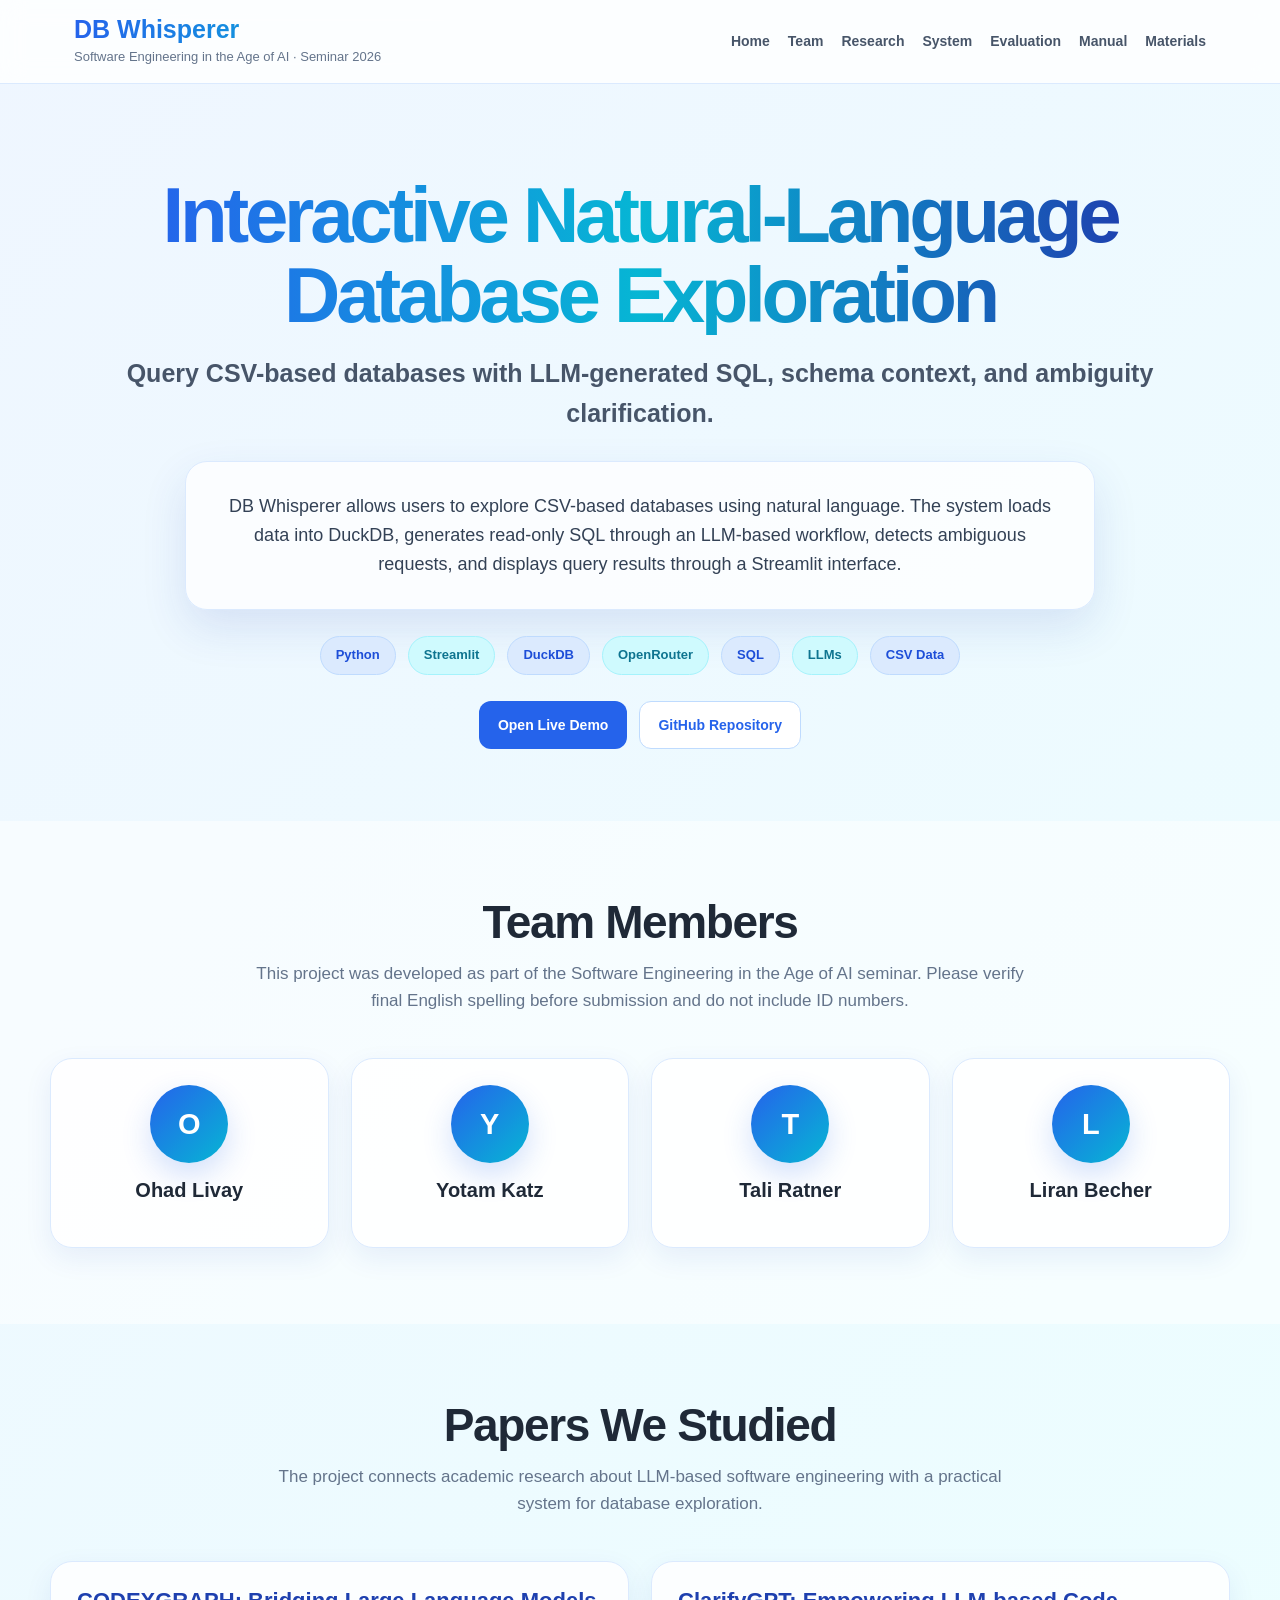
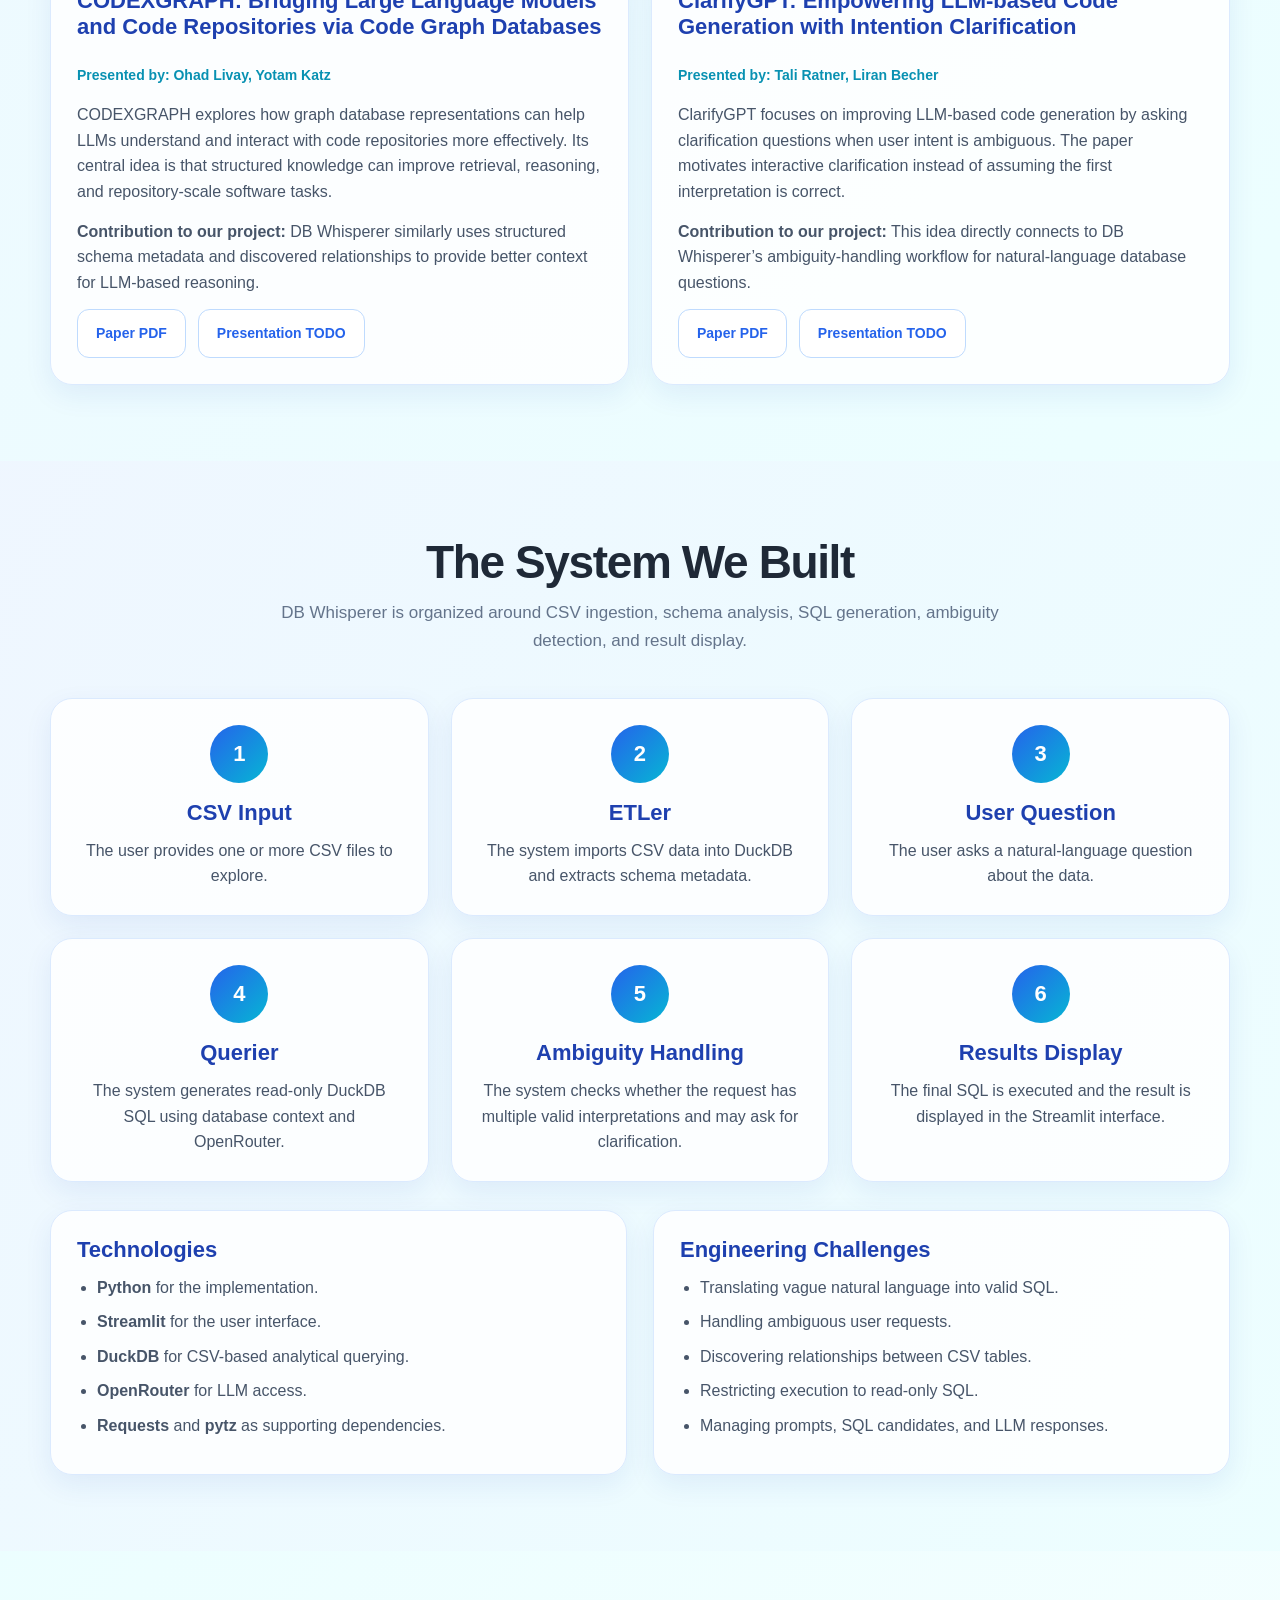
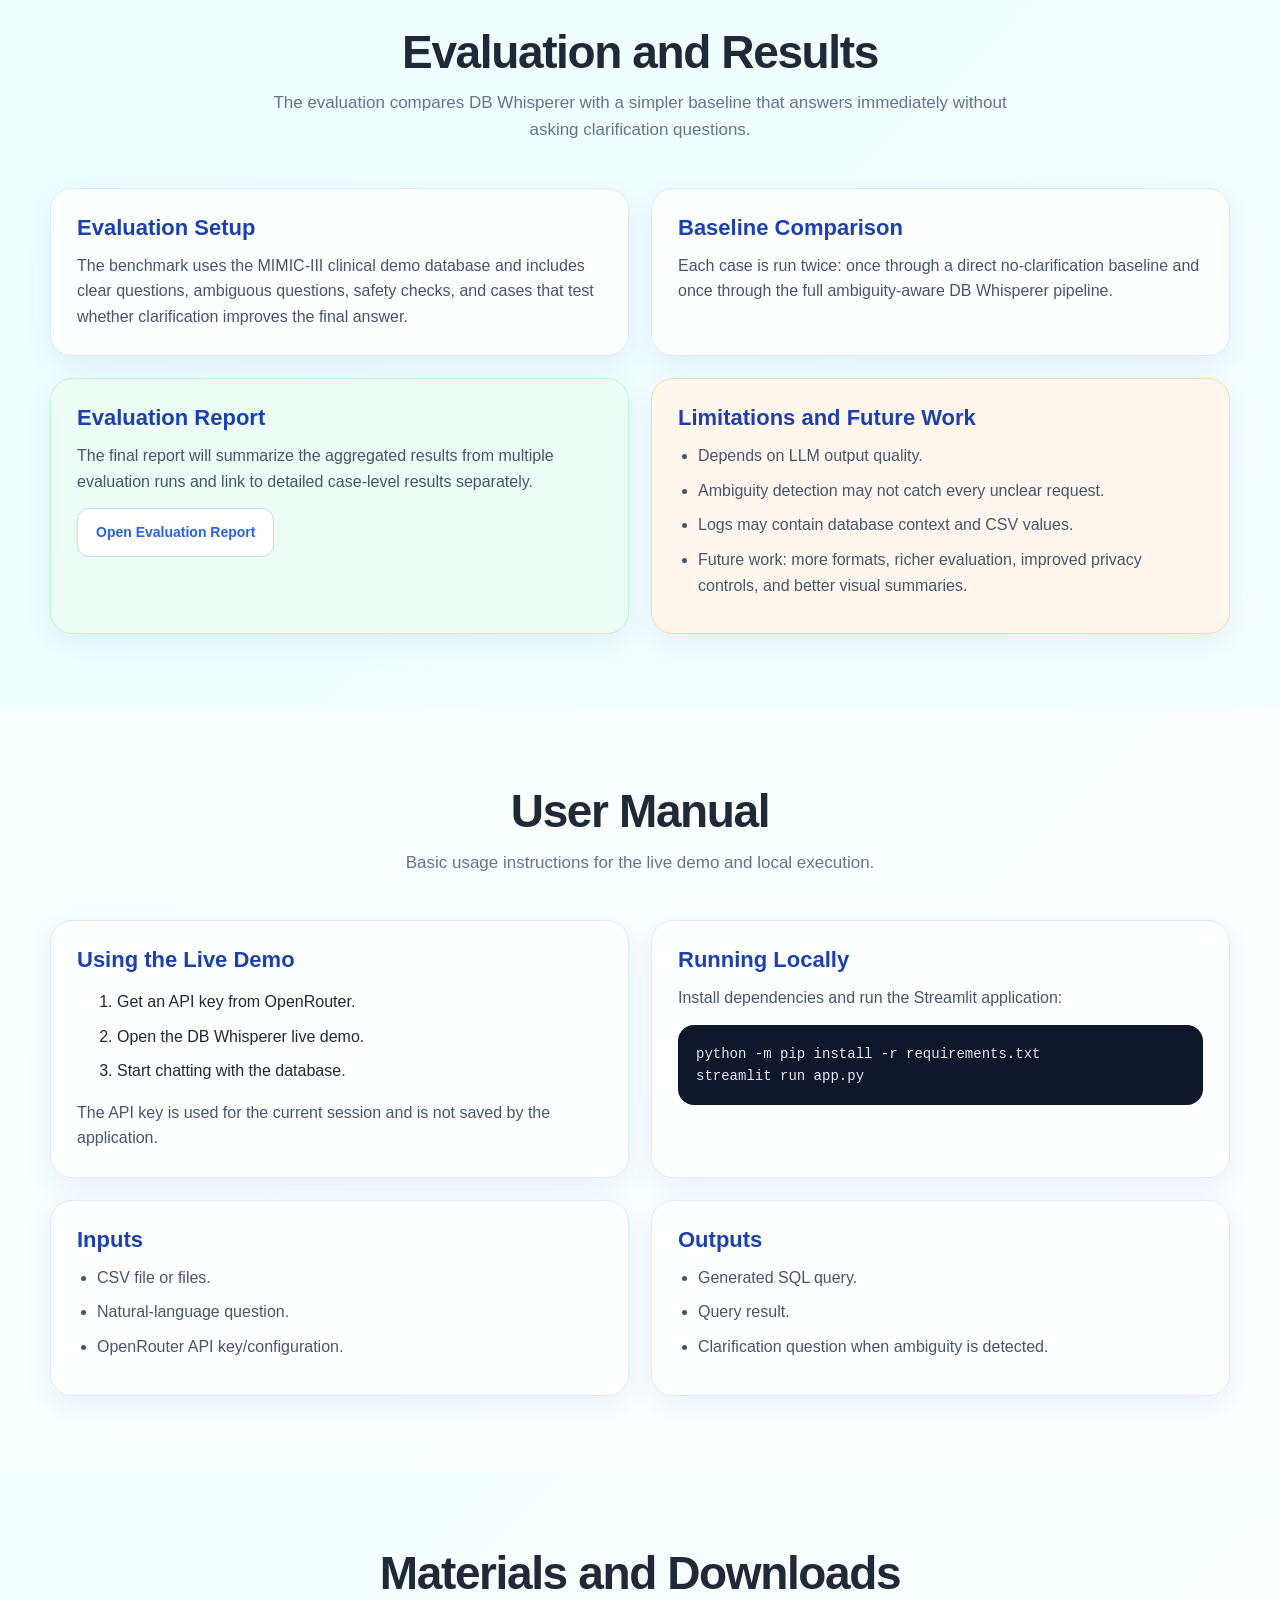
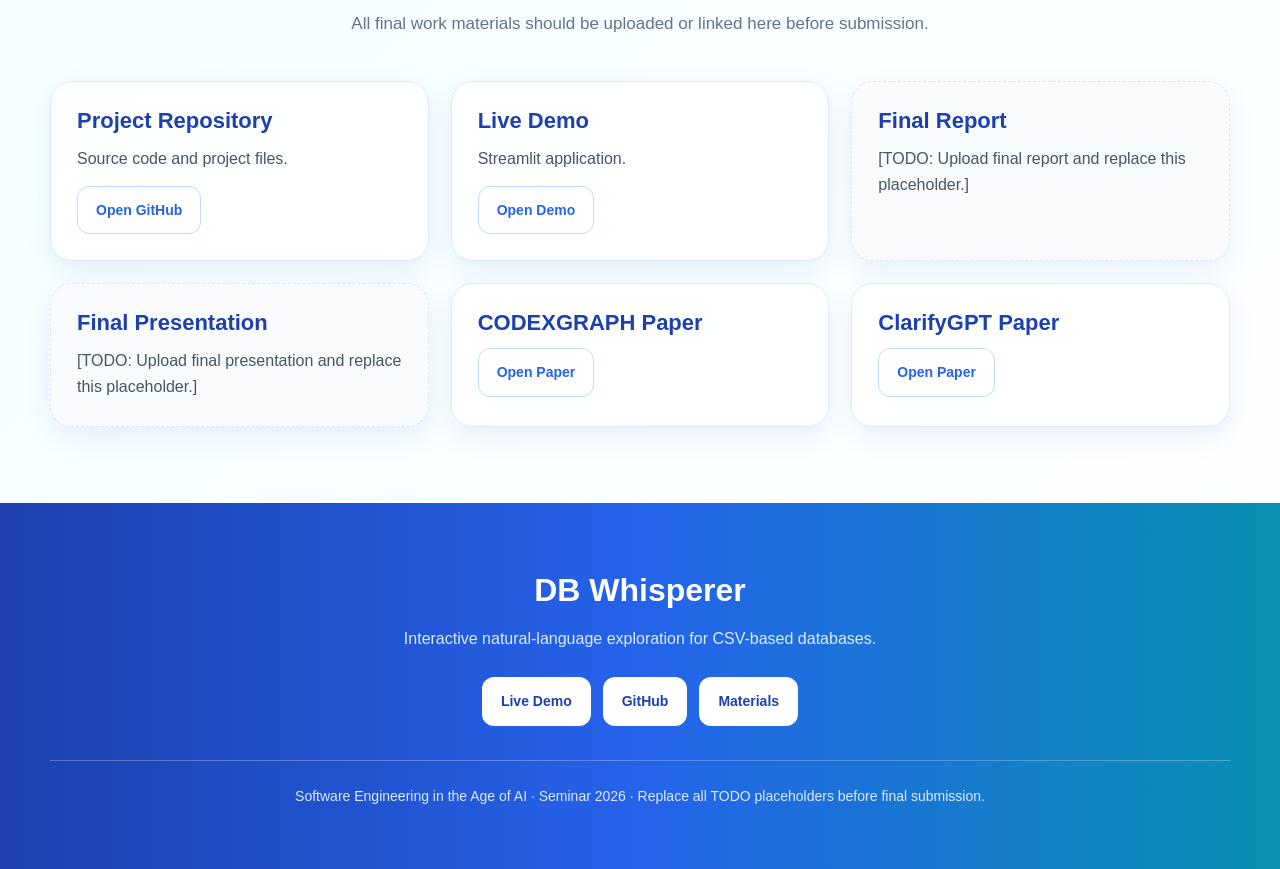
<file: docs/db_whisperer_embedded_site.html>
<!DOCTYPE html>
<html lang="en">
<head>
  <meta charset="UTF-8" />
  <meta name="viewport" content="width=device-width, initial-scale=1.0" />
  <title>DB Whisperer Project Site</title>
  <style>
    :root {
      --primary: #2563eb;
      --primary-dark: #1e40af;
      --accent: #06b6d4;
      --accent-dark: #0891b2;
      --bg: #f8fafc;
      --bg-soft: #eff6ff;
      --card: #ffffff;
      --text: #1f2937;
      --muted: #64748b;
      --border: #dbeafe;
      --shadow: 0 18px 45px rgba(30, 64, 175, 0.12);
      --radius: 22px;
    }

    * { box-sizing: border-box; }
    html { scroll-behavior: smooth; }

    body {
      margin: 0;
      font-family: Inter, Arial, Helvetica, sans-serif;
      color: var(--text);
      background: linear-gradient(135deg, #eff6ff 0%, #ecfeff 45%, #ffffff 100%);
      line-height: 1.6;
    }

    a { color: inherit; text-decoration: none; }

    .site {
      min-height: 100vh;
    }

    header {
      position: sticky;
      top: 0;
      z-index: 20;
      background: rgba(255, 255, 255, 0.82);
      backdrop-filter: blur(12px);
      border-bottom: 1px solid var(--border);
    }

    .nav {
      max-width: 1180px;
      margin: 0 auto;
      padding: 16px 24px;
      display: flex;
      align-items: center;
      justify-content: space-between;
      gap: 18px;
    }

    .brand-title {
      margin: 0;
      font-size: 25px;
      line-height: 1.1;
      font-weight: 800;
      background: linear-gradient(90deg, var(--primary), var(--accent));
      -webkit-background-clip: text;
      color: transparent;
    }

    .brand-subtitle {
      margin: 3px 0 0;
      font-size: 13px;
      color: var(--muted);
    }

    nav {
      display: flex;
      flex-wrap: wrap;
      justify-content: flex-end;
      gap: 18px;
      font-size: 14px;
      font-weight: 650;
      color: #475569;
    }

    nav a:hover { color: var(--primary); }

    section {
      padding: 76px 24px;
    }

    .container {
      max-width: 1180px;
      margin: 0 auto;
    }

    .hero {
      padding: 92px 24px 72px;
      text-align: center;
    }

    .hero h2 {
      margin: 0 auto 18px;
      max-width: 980px;
      font-size: clamp(42px, 7vw, 78px);
      line-height: 1.02;
      font-weight: 900;
      letter-spacing: -0.055em;
      background: linear-gradient(90deg, var(--primary), var(--accent), var(--primary-dark));
      -webkit-background-clip: text;
      color: transparent;
    }

    .hero .subtitle {
      margin: 0 0 28px;
      font-size: clamp(18px, 2.5vw, 25px);
      color: #475569;
      font-weight: 550;
    }

    .hero-card {
      max-width: 910px;
      margin: 0 auto 26px;
      padding: 30px;
      border-radius: var(--radius);
      border: 1px solid var(--border);
      background: rgba(255, 255, 255, 0.78);
      box-shadow: var(--shadow);
    }

    .hero-card p {
      margin: 0;
      font-size: 18px;
      color: #334155;
    }

    .chips, .buttons {
      display: flex;
      flex-wrap: wrap;
      justify-content: center;
      gap: 12px;
    }

    .chip {
      display: inline-flex;
      align-items: center;
      padding: 8px 15px;
      border-radius: 999px;
      background: #dbeafe;
      color: #1d4ed8;
      font-weight: 750;
      font-size: 13px;
      border: 1px solid #bfdbfe;
    }

    .chip:nth-child(even) {
      background: #cffafe;
      color: #0e7490;
      border-color: #a5f3fc;
    }

    .button {
      display: inline-flex;
      align-items: center;
      justify-content: center;
      padding: 12px 18px;
      border-radius: 12px;
      font-weight: 800;
      font-size: 14px;
      border: 1px solid transparent;
      background: var(--primary);
      color: white;
      transition: transform .18s ease, box-shadow .18s ease, background .18s ease;
    }

    .button:hover {
      transform: translateY(-2px);
      box-shadow: 0 12px 24px rgba(37, 99, 235, .18);
      background: var(--primary-dark);
    }

    .button.secondary {
      background: white;
      color: var(--primary);
      border-color: #bfdbfe;
    }

    .button.secondary:hover {
      background: #eff6ff;
    }

    .section-soft {
      background: rgba(255, 255, 255, 0.48);
    }

    .section-blue {
      background: linear-gradient(120deg, rgba(239, 246, 255, .92), rgba(236, 254, 255, .92));
    }

    .section-title {
      text-align: center;
      margin: 0 0 44px;
    }

    .section-title h3 {
      margin: 0 0 12px;
      font-size: clamp(32px, 4vw, 46px);
      line-height: 1.1;
      letter-spacing: -0.03em;
    }

    .section-title p {
      margin: 0 auto;
      max-width: 780px;
      color: var(--muted);
      font-size: 17px;
    }

    .grid {
      display: grid;
      gap: 22px;
    }

    .grid-2 {
      grid-template-columns: repeat(2, minmax(0, 1fr));
    }

    .grid-3 {
      grid-template-columns: repeat(3, minmax(0, 1fr));
    }

    .grid-4 {
      grid-template-columns: repeat(4, minmax(0, 1fr));
    }

    .card {
      background: rgba(255, 255, 255, .86);
      border: 1px solid var(--border);
      border-radius: var(--radius);
      box-shadow: 0 10px 28px rgba(30, 64, 175, .08);
      padding: 26px;
      transition: transform .18s ease, box-shadow .18s ease, border-color .18s ease;
    }

    .card:hover {
      transform: translateY(-3px);
      border-color: #93c5fd;
      box-shadow: 0 18px 45px rgba(30, 64, 175, .14);
    }

    .card h4 {
      margin: 0 0 12px;
      font-size: 22px;
      line-height: 1.18;
      color: var(--primary-dark);
    }

    .card p {
      margin: 0 0 14px;
      color: #475569;
    }

    .card p:last-child {
      margin-bottom: 0;
    }

    .member {
      text-align: center;
      min-height: 190px;
    }

    .avatar {
      width: 78px;
      height: 78px;
      margin: 0 auto 16px;
      border-radius: 999px;
      display: grid;
      place-items: center;
      color: white;
      font-size: 29px;
      font-weight: 900;
      background: linear-gradient(135deg, var(--primary), var(--accent));
      box-shadow: 0 12px 30px rgba(37, 99, 235, .2);
    }

    .member h4 {
      color: var(--text);
      font-size: 20px;
    }

    .paper-card h4 {
      color: var(--primary-dark);
      min-height: 64px;
    }

    .paper-meta {
      margin-bottom: 16px;
      color: var(--accent-dark);
      font-weight: 750;
      font-size: 14px;
    }

    .flow-card {
      text-align: center;
    }

    .step-num {
      width: 58px;
      height: 58px;
      margin: 0 auto 17px;
      display: grid;
      place-items: center;
      border-radius: 999px;
      color: white;
      background: linear-gradient(135deg, var(--primary), var(--accent));
      font-size: 22px;
      font-weight: 900;
    }

    .split {
      display: grid;
      grid-template-columns: 1fr 1fr;
      gap: 26px;
    }

    ul {
      margin: 0;
      padding-left: 20px;
      color: #475569;
    }

    li { margin-bottom: 9px; }

    .code {
      background: #0f172a;
      color: #e2e8f0;
      border-radius: 16px;
      padding: 18px;
      overflow-x: auto;
      font-family: Consolas, Monaco, monospace;
      font-size: 14px;
      margin: 14px 0 0;
    }

    .callout {
      background: #ecfdf5;
      border-color: #bbf7d0;
    }

    .warning {
      background: #fff7ed;
      border-color: #fed7aa;
    }

    .todo {
      background: #f8fafc;
      border-style: dashed;
      color: #64748b;
    }

    .footer {
      padding: 62px 24px;
      color: white;
      background: linear-gradient(90deg, var(--primary-dark), var(--primary), var(--accent-dark));
      text-align: center;
    }

    .footer h3 {
      margin: 0 0 10px;
      font-size: 32px;
    }

    .footer p {
      margin: 0 0 26px;
      color: #dbeafe;
    }

    .footer .button {
      background: white;
      color: var(--primary-dark);
    }

    .footer-note {
      margin-top: 34px;
      padding-top: 24px;
      border-top: 1px solid rgba(255,255,255,.25);
      color: #dbeafe;
      font-size: 14px;
    }

    @media (max-width: 920px) {
      header { position: static; }
      .nav { flex-direction: column; align-items: flex-start; }
      nav { justify-content: flex-start; }
      .grid-4 { grid-template-columns: repeat(2, minmax(0, 1fr)); }
      .grid-3, .grid-2, .split { grid-template-columns: 1fr; }
      section { padding: 58px 18px; }
      .hero { padding-top: 64px; }
    }

    @media (max-width: 560px) {
      .grid-4 { grid-template-columns: 1fr; }
      .hero-card { padding: 22px; }
      .card { padding: 22px; }
      nav { gap: 12px; font-size: 13px; }
    }
  </style>
</head>

<body>
  <div class="site">
    <header>
      <div class="nav">
        <div>
          <h1 class="brand-title">DB Whisperer</h1>
          <p class="brand-subtitle">Software Engineering in the Age of AI · Seminar 2026</p>
        </div>
        <nav>
          <a href="#home">Home</a>
          <a href="#team">Team</a>
          <a href="#research">Research</a>
          <a href="#system">System</a>
          <a href="#evaluation">Evaluation</a>
          <a href="#manual">Manual</a>
          <a href="#materials">Materials</a>
        </nav>
      </div>
    </header>

    <main>
      <section id="home" class="hero">
        <div class="container">
          <h2>Interactive Natural-Language Database Exploration</h2>
          <p class="subtitle">Query CSV-based databases with LLM-generated SQL, schema context, and ambiguity clarification.</p>
          <div class="hero-card">
            <p>
              DB Whisperer allows users to explore CSV-based databases using natural language.
              The system loads data into DuckDB, generates read-only SQL through an LLM-based workflow,
              detects ambiguous requests, and displays query results through a Streamlit interface.
            </p>
          </div>
          <div class="chips" aria-label="Technology stack">
            <span class="chip">Python</span>
            <span class="chip">Streamlit</span>
            <span class="chip">DuckDB</span>
            <span class="chip">OpenRouter</span>
            <span class="chip">SQL</span>
            <span class="chip">LLMs</span>
            <span class="chip">CSV Data</span>
          </div>
          <div class="buttons" style="margin-top: 26px;">
            <a class="button" href="https://db-whisperer.streamlit.app/" target="_blank" rel="noopener">Open Live Demo</a>
            <a class="button secondary" href="https://github.com/ohadlivay/DB-Whisperer" target="_blank" rel="noopener">GitHub Repository</a>
          </div>
        </div>
      </section>

      <section id="team" class="section-soft">
        <div class="container">
          <div class="section-title">
            <h3>Team Members</h3>
            <p>
              This project was developed as part of the Software Engineering in the Age of AI seminar.
              Please verify final English spelling before submission and do not include ID numbers.
            </p>
          </div>
          <div class="grid grid-4">
            <article class="card member"><div class="avatar">O</div><h4>Ohad Livay</h4></article>
            <article class="card member"><div class="avatar">Y</div><h4>Yotam Katz</h4></article>
            <article class="card member"><div class="avatar">T</div><h4>Tali Ratner</h4></article>
            <article class="card member"><div class="avatar">L</div><h4>Liran Becher</h4></article>
          </div>
        </div>
      </section>

      <section id="research">
        <div class="container">
          <div class="section-title">
            <h3>Papers We Studied</h3>
            <p>
              The project connects academic research about LLM-based software engineering with a practical system for database exploration.
            </p>
          </div>
          <div class="grid grid-2">
            <article class="card paper-card">
              <h4>CODEXGRAPH: Bridging Large Language Models and Code Repositories via Code Graph Databases</h4>
              <div class="paper-meta">Presented by: Ohad Livay, Yotam Katz</div>
              <p>
                CODEXGRAPH explores how graph database representations can help LLMs understand and interact with code repositories more effectively.
                Its central idea is that structured knowledge can improve retrieval, reasoning, and repository-scale software tasks.
              </p>
              <p>
                <strong>Contribution to our project:</strong>
                DB Whisperer similarly uses structured schema metadata and discovered relationships to provide better context for LLM-based reasoning.
              </p>
              <div class="buttons" style="justify-content:flex-start;">
                <a class="button secondary" href="https://arxiv.org/pdf/2408.03910" target="_blank" rel="noopener">Paper PDF</a>
                <a class="button secondary" href="#materials">Presentation TODO</a>
              </div>
            </article>

            <article class="card paper-card">
              <h4>ClarifyGPT: Empowering LLM-based Code Generation with Intention Clarification</h4>
              <div class="paper-meta">Presented by: Tali Ratner, Liran Becher</div>
              <p>
                ClarifyGPT focuses on improving LLM-based code generation by asking clarification questions when user intent is ambiguous.
                The paper motivates interactive clarification instead of assuming the first interpretation is correct.
              </p>
              <p>
                <strong>Contribution to our project:</strong>
                This idea directly connects to DB Whisperer’s ambiguity-handling workflow for natural-language database questions.
              </p>
              <div class="buttons" style="justify-content:flex-start;">
                <a class="button secondary" href="https://arxiv.org/pdf/2310.10996" target="_blank" rel="noopener">Paper PDF</a>
                <a class="button secondary" href="#materials">Presentation TODO</a>
              </div>
            </article>
          </div>
        </div>
      </section>

      <section id="system" class="section-blue">
        <div class="container">
          <div class="section-title">
            <h3>The System We Built</h3>
            <p>
              DB Whisperer is organized around CSV ingestion, schema analysis, SQL generation, ambiguity detection, and result display.
            </p>
          </div>

          <div class="grid grid-3">
            <article class="card flow-card">
              <div class="step-num">1</div>
              <h4>CSV Input</h4>
              <p>The user provides one or more CSV files to explore.</p>
            </article>
            <article class="card flow-card">
              <div class="step-num">2</div>
              <h4>ETLer</h4>
              <p>The system imports CSV data into DuckDB and extracts schema metadata.</p>
            </article>
            <article class="card flow-card">
              <div class="step-num">3</div>
              <h4>User Question</h4>
              <p>The user asks a natural-language question about the data.</p>
            </article>
            <article class="card flow-card">
              <div class="step-num">4</div>
              <h4>Querier</h4>
              <p>The system generates read-only DuckDB SQL using database context and OpenRouter.</p>
            </article>
            <article class="card flow-card">
              <div class="step-num">5</div>
              <h4>Ambiguity Handling</h4>
              <p>The system checks whether the request has multiple valid interpretations and may ask for clarification.</p>
            </article>
            <article class="card flow-card">
              <div class="step-num">6</div>
              <h4>Results Display</h4>
              <p>The final SQL is executed and the result is displayed in the Streamlit interface.</p>
            </article>
          </div>

          <div class="split" style="margin-top: 28px;">
            <article class="card">
              <h4>Technologies</h4>
              <ul>
                <li><strong>Python</strong> for the implementation.</li>
                <li><strong>Streamlit</strong> for the user interface.</li>
                <li><strong>DuckDB</strong> for CSV-based analytical querying.</li>
                <li><strong>OpenRouter</strong> for LLM access.</li>
                <li><strong>Requests</strong> and <strong>pytz</strong> as supporting dependencies.</li>
              </ul>
            </article>
            <article class="card">
              <h4>Engineering Challenges</h4>
              <ul>
                <li>Translating vague natural language into valid SQL.</li>
                <li>Handling ambiguous user requests.</li>
                <li>Discovering relationships between CSV tables.</li>
                <li>Restricting execution to read-only SQL.</li>
                <li>Managing prompts, SQL candidates, and LLM responses.</li>
              </ul>
            </article>
          </div>
        </div>
      </section>

      <section id="evaluation">
        <div class="container">
          <div class="section-title">
            <h3>Evaluation and Results</h3>
            <p>
              The evaluation compares DB Whisperer with a simpler baseline that answers immediately without asking clarification questions.
            </p>
          </div>
          <div class="grid grid-2">
            <article class="card">
              <h4>Evaluation Setup</h4>
              <p>
                The benchmark uses the MIMIC-III clinical demo database and includes clear questions, ambiguous questions,
                safety checks, and cases that test whether clarification improves the final answer.
              </p>
            </article>
            <article class="card">
              <h4>Baseline Comparison</h4>
              <p>
                Each case is run twice: once through a direct no-clarification baseline and once through the full
                ambiguity-aware DB Whisperer pipeline.
              </p>
            </article>
            <article class="card callout">
              <h4>Evaluation Report</h4>
              <p>
                The final report will summarize the aggregated results from multiple evaluation runs and link to detailed
                case-level results separately.
              </p>
              <a class="button secondary" href="evaluation_report.html">Open Evaluation Report</a>
            </article>
            <article class="card warning">
              <h4>Limitations and Future Work</h4>
              <ul>
                <li>Depends on LLM output quality.</li>
                <li>Ambiguity detection may not catch every unclear request.</li>
                <li>Logs may contain database context and CSV values.</li>
                <li>Future work: more formats, richer evaluation, improved privacy controls, and better visual summaries.</li>
              </ul>
            </article>
          </div>
        </div>
      </section>

      <section id="manual" class="section-soft">
        <div class="container">
          <div class="section-title">
            <h3>User Manual</h3>
            <p>Basic usage instructions for the live demo and local execution.</p>
          </div>

          <div class="grid grid-2">
            <article class="card">
              <h4>Using the Live Demo</h4>
              <ol>
                <li>Get an API key from OpenRouter.</li>
                <li>Open the DB Whisperer live demo.</li>
                <li>Start chatting with the database.</li>
              </ol>
              <p>The API key is used for the current session and is not saved by the application.</p>
            </article>

            <article class="card">
              <h4>Running Locally</h4>
              <p>Install dependencies and run the Streamlit application:</p>
              <pre class="code">python -m pip install -r requirements.txt
streamlit run app.py</pre>
            </article>

            <article class="card">
              <h4>Inputs</h4>
              <ul>
                <li>CSV file or files.</li>
                <li>Natural-language question.</li>
                <li>OpenRouter API key/configuration.</li>
              </ul>
            </article>

            <article class="card">
              <h4>Outputs</h4>
              <ul>
                <li>Generated SQL query.</li>
                <li>Query result.</li>
                <li>Clarification question when ambiguity is detected.</li>
              </ul>
            </article>
          </div>
        </div>
      </section>

      <section id="materials">
        <div class="container">
          <div class="section-title">
            <h3>Materials and Downloads</h3>
            <p>All final work materials should be uploaded or linked here before submission.</p>
          </div>
          <div class="grid grid-3">
            <article class="card">
              <h4>Project Repository</h4>
              <p>Source code and project files.</p>
              <a class="button secondary" href="https://github.com/ohadlivay/DB-Whisperer" target="_blank" rel="noopener">Open GitHub</a>
            </article>
            <article class="card">
              <h4>Live Demo</h4>
              <p>Streamlit application.</p>
              <a class="button secondary" href="https://db-whisperer.streamlit.app/" target="_blank" rel="noopener">Open Demo</a>
            </article>
            <article class="card todo">
              <h4>Final Report</h4>
              <p>[TODO: Upload final report and replace this placeholder.]</p>
            </article>
            <article class="card todo">
              <h4>Final Presentation</h4>
              <p>[TODO: Upload final presentation and replace this placeholder.]</p>
            </article>
            <article class="card">
              <h4>CODEXGRAPH Paper</h4>
              <a class="button secondary" href="https://arxiv.org/pdf/2408.03910" target="_blank" rel="noopener">Open Paper</a>
            </article>
            <article class="card">
              <h4>ClarifyGPT Paper</h4>
              <a class="button secondary" href="https://arxiv.org/pdf/2310.10996" target="_blank" rel="noopener">Open Paper</a>
            </article>
          </div>
        </div>
      </section>
    </main>

    <footer class="footer">
      <div class="container">
        <h3>DB Whisperer</h3>
        <p>Interactive natural-language exploration for CSV-based databases.</p>
        <div class="buttons">
          <a class="button" href="https://db-whisperer.streamlit.app/" target="_blank" rel="noopener">Live Demo</a>
          <a class="button" href="https://github.com/ohadlivay/DB-Whisperer" target="_blank" rel="noopener">GitHub</a>
          <a class="button" href="#materials">Materials</a>
        </div>
        <div class="footer-note">
          Software Engineering in the Age of AI · Seminar 2026 · Replace all TODO placeholders before final submission.
        </div>
      </div>
    </footer>
  </div>
</body>
</html>
</file>
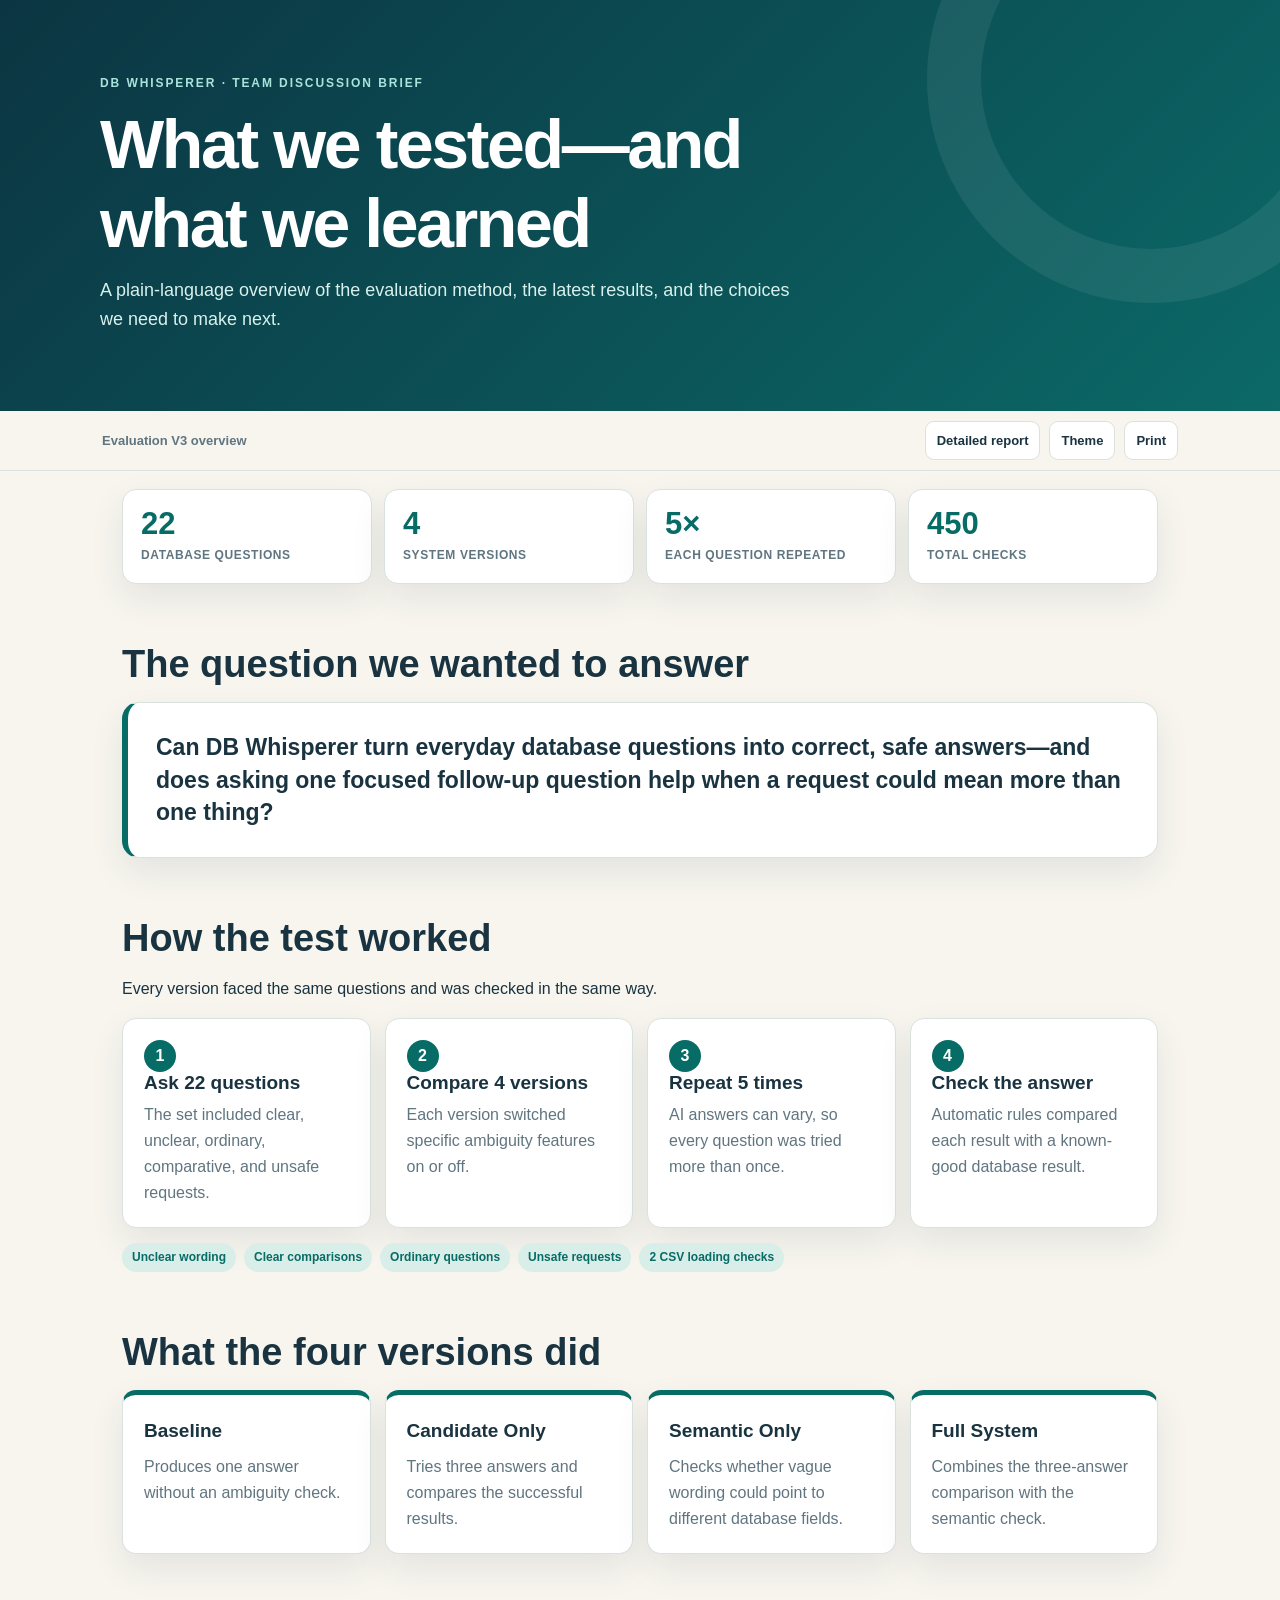
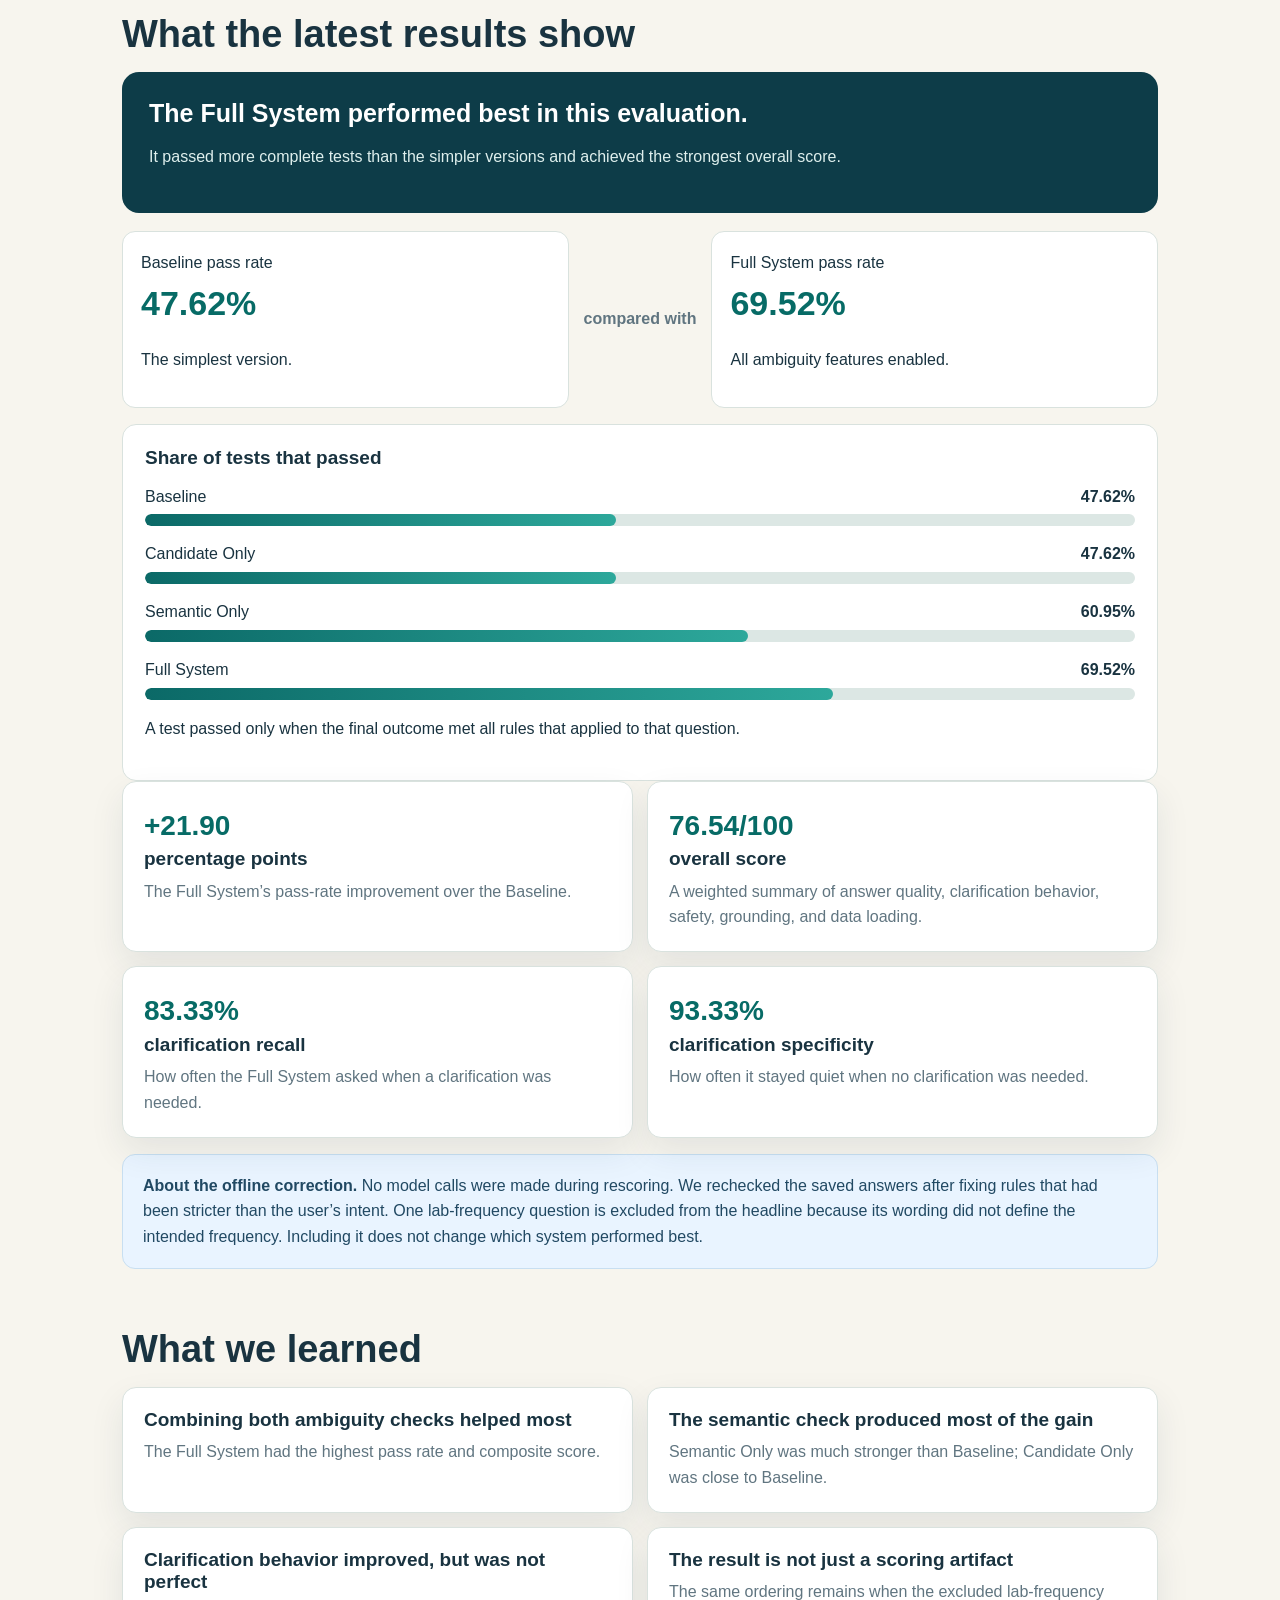
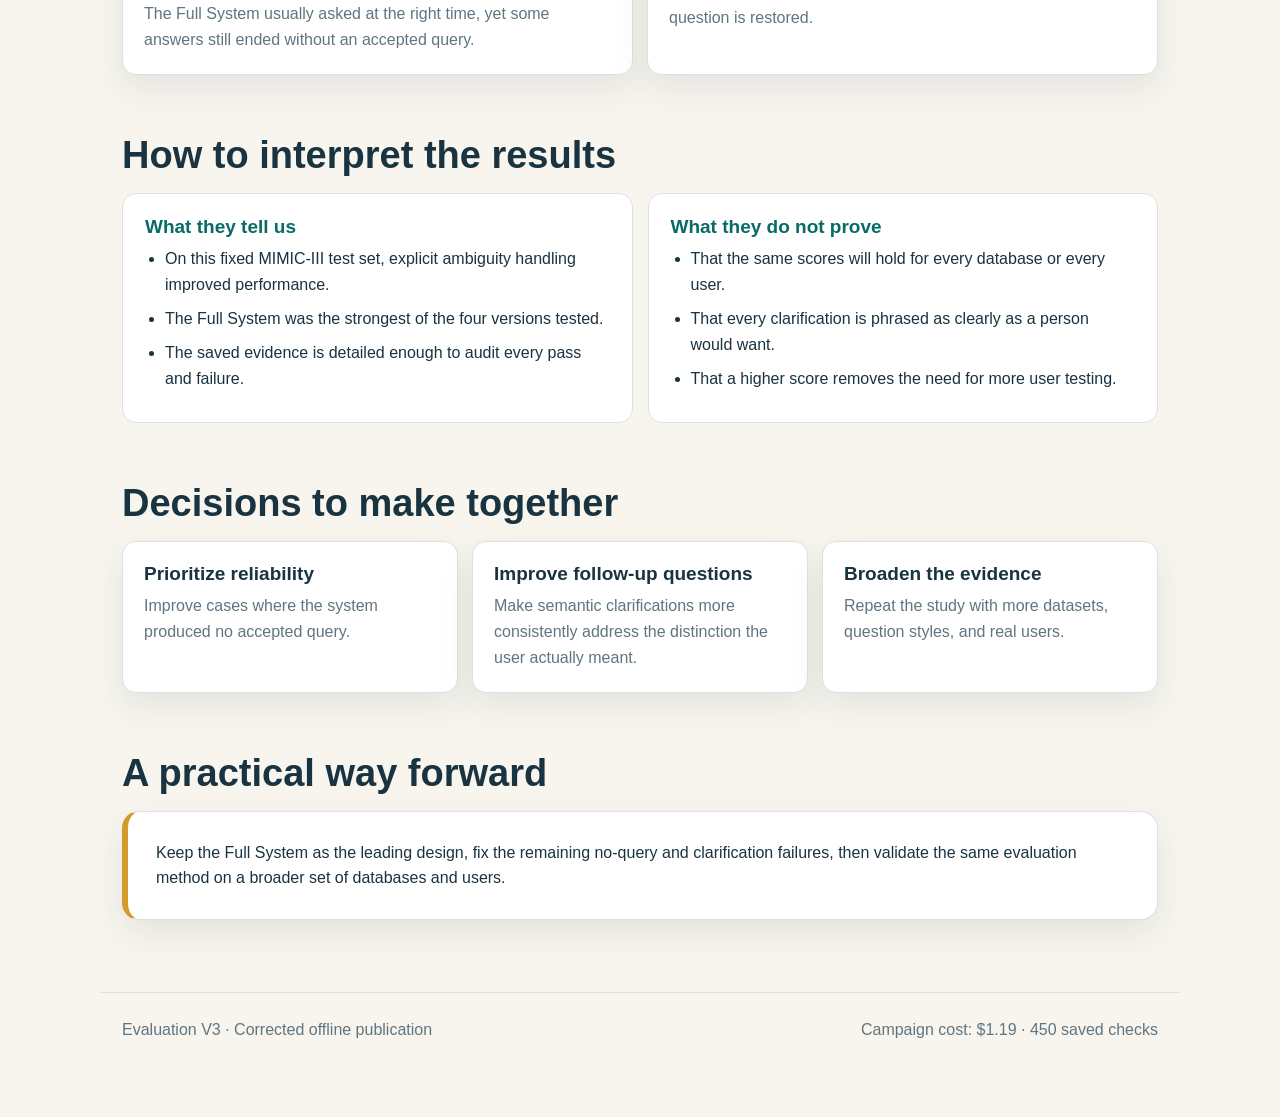
<file: docs/evaluation_method_one_page.html>
<!doctype html><html lang="en"><head><meta charset="utf-8">
<meta name="viewport" content="width=device-width,initial-scale=1">
<title>What we tested—and what we learned</title><style>
:root{--ink:#193340;--muted:#607580;--cream:#f7f5ee;--card:#fff;--line:#d9e2de;
--teal:#076b66;--deep:#0d3c48;--mint:#d9eee8;--gold:#d49a2a;--shadow:0 14px 34px #19334016}
*{box-sizing:border-box}html{scroll-behavior:smooth}body{margin:0;color:var(--ink);background:var(--cream);
font:16px/1.62 Inter,Segoe UI,Arial,sans-serif}body.dark{--ink:#eaf4f2;--muted:#b5c8c6;
--cream:#0d1c22;--card:#132a31;--line:#2d4b50;--mint:#183d3c;--teal:#70d4c8;--deep:#eaf4f2;
--shadow:0 14px 34px #0005}h1,h2,h3{line-height:1.16}h2{font-size:clamp(26px,3vw,38px);
margin:0 0 16px}h3{font-size:19px;margin:0 0 8px}.skip{position:absolute;left:-999px}.skip:focus{
left:16px;top:12px;z-index:100;background:#fff;padding:8px}.hero{position:relative;overflow:hidden;color:#fff;
padding:62px max(24px,calc((100vw - 1080px)/2)) 76px;background:linear-gradient(135deg,#0b3542,#0b6967)}
.hero:after{content:"";position:absolute;width:340px;height:340px;border-radius:50%;right:-95px;top:-145px;
border:54px solid #ffffff12}.eyebrow{font-size:12px;font-weight:800;letter-spacing:.16em;text-transform:uppercase;
color:#a9e4dc}.hero h1{position:relative;margin:7px 0 13px;max-width:750px;font-size:clamp(38px,6vw,68px);
letter-spacing:-.035em}.hero p:last-child{max-width:700px;margin:0;font-size:18px;color:#d9f1ed}.toolbar{
position:sticky;top:0;z-index:20;background:color-mix(in srgb,var(--cream) 94%,transparent);
border-bottom:1px solid var(--line);backdrop-filter:blur(12px)}.toolbar-inner{max-width:1120px;margin:auto;
padding:10px 22px;display:flex;gap:9px;align-items:center}.context{margin-right:auto;color:var(--muted);
font-size:13px;font-weight:750}.button,.detail-link{border:1px solid var(--line);border-radius:9px;
background:var(--card);color:var(--ink);padding:8px 11px;font:inherit;font-size:13px;font-weight:750;
text-decoration:none;cursor:pointer}main{max-width:1080px;margin:auto;padding:0 22px 72px}.numbers{position:relative;
display:grid;grid-template-columns:repeat(4,1fr);gap:12px;margin:18px 0 42px}.number{padding:18px;
border:1px solid var(--line);border-radius:14px;background:var(--card);box-shadow:var(--shadow)}.number strong{
display:block;color:var(--teal);font-size:31px;line-height:1}.number span{display:block;margin-top:7px;color:var(--muted);
font-size:12px;font-weight:800;text-transform:uppercase;letter-spacing:.05em}section{margin-top:58px}.question-card,
.takeaway{padding:28px;border-radius:17px;background:var(--card);box-shadow:var(--shadow);border:1px solid var(--line);
border-left:6px solid var(--teal)}.question-card{font-size:23px;font-weight:750;line-height:1.42}.steps,
.versions,.results,.lessons,.decisions{display:grid;gap:14px}.steps,.versions{grid-template-columns:repeat(4,1fr)}
.results,.lessons{grid-template-columns:1fr 1fr}.decisions{grid-template-columns:repeat(3,1fr)}.card{
padding:21px;border:1px solid var(--line);border-radius:14px;background:var(--card);box-shadow:var(--shadow)}
.step-no{display:inline-grid;place-items:center;width:32px;height:32px;border-radius:50%;background:var(--teal);color:#fff;
font-weight:800}.card p{margin:7px 0 0;color:var(--muted)}.tags{display:flex;flex-wrap:wrap;gap:8px;margin-top:15px}
.tag{padding:5px 10px;border-radius:999px;background:var(--mint);color:var(--teal);font-size:12px;font-weight:800}
.version{border-top:5px solid var(--teal)}.version strong{display:block;font-size:19px}.headline{
padding:27px;border-radius:17px;background:var(--deep);color:#fff}.headline h3{font-size:25px}.headline p{
color:#deefed}.score-pair{display:grid;grid-template-columns:1fr auto 1fr;gap:15px;align-items:center;margin-top:18px}
.score-box{padding:18px;border-radius:13px;background:var(--card);border:1px solid var(--line)}.score-box strong{
display:block;color:var(--teal);font-size:34px}.versus{font-weight:900;color:var(--muted)}.bar-card{margin-top:16px;
padding:22px;border:1px solid var(--line);border-radius:14px;background:var(--card)}.bar-row{margin:15px 0}
.bar-label{display:flex;justify-content:space-between;gap:15px}.bar-track{height:12px;margin-top:5px;border-radius:999px;
background:#dce7e4;overflow:hidden}.bar-track span{display:block;height:100%;border-radius:inherit;
background:linear-gradient(90deg,#0b6967,#2da89b)}.bar-row small{display:block;color:var(--muted);margin-top:4px}
.fact strong{display:block;color:var(--teal);font-size:28px}.notice{margin-top:16px;padding:18px 20px;
border-radius:13px;background:#e9f4ff;color:#214963;border:1px solid #c8dff1}.plain-list{margin:0;padding-left:20px}
.plain-list li{margin:8px 0}.two-sides{display:grid;grid-template-columns:1fr 1fr;gap:15px}.side{
padding:22px;border-radius:14px;background:var(--card);border:1px solid var(--line)}.side h3{color:var(--teal)}
.next{border-left-color:var(--gold)}footer{max-width:1080px;margin:0 auto 50px;padding:24px 22px;
border-top:1px solid var(--line);color:var(--muted);display:flex;justify-content:space-between;gap:16px}
@media(max-width:780px){.hero{padding:46px 24px 68px}.toolbar-inner{flex-wrap:wrap}.context{flex:1 0 100%}
.numbers{margin:18px 0 30px}.numbers,.steps,.versions,.results,.lessons,.decisions,.two-sides,
.score-pair{grid-template-columns:1fr}.versus{text-align:center}section{margin-top:42px}}
@media print{.toolbar{display:none}.hero{color:#111;background:#fff;border-bottom:2px solid #111}.hero p:last-child,
.eyebrow{color:#333}.numbers{margin:18px 0}.card,.number,.question-card,.takeaway{box-shadow:none}}
</style></head><body>
<a class="skip" href="#main">Skip to content</a>
<header class="hero"><p class="eyebrow">DB Whisperer · Team Discussion Brief</p>
<h1>What we tested—and what we learned</h1>
<p>A plain-language overview of the evaluation method, the latest results, and the choices we need to make next.</p>
</header>
<nav class="toolbar" aria-label="Page tools"><div class="toolbar-inner">
<span class="context">Evaluation V3 overview</span>
<a class="detail-link" href="evaluation_report.html">Detailed report</a>
<button class="button" id="theme">Theme</button><button class="button" id="print">Print</button>
</div></nav>
<main id="main">
<div class="numbers">
<div class="number"><strong>22</strong><span>Database questions</span></div>
<div class="number"><strong>4</strong><span>System versions</span></div>
<div class="number"><strong>5×</strong><span>Each question repeated</span></div>
<div class="number"><strong>450</strong><span>Total checks</span></div>
</div>
<section><h2>The question we wanted to answer</h2>
<div class="question-card">Can DB Whisperer turn everyday database questions into correct, safe answers—and does asking one focused follow-up question help when a request could mean more than one thing?</div>
</section>
<section><h2>How the test worked</h2>
<p>Every version faced the same questions and was checked in the same way.</p>
<div class="steps">
<article class="card"><span class="step-no">1</span><h3>Ask 22 questions</h3><p>The set included clear, unclear, ordinary, comparative, and unsafe requests.</p></article>
<article class="card"><span class="step-no">2</span><h3>Compare 4 versions</h3><p>Each version switched specific ambiguity features on or off.</p></article>
<article class="card"><span class="step-no">3</span><h3>Repeat 5 times</h3><p>AI answers can vary, so every question was tried more than once.</p></article>
<article class="card"><span class="step-no">4</span><h3>Check the answer</h3><p>Automatic rules compared each result with a known-good database result.</p></article>
</div>
<div class="tags"><span class="tag">Unclear wording</span><span class="tag">Clear comparisons</span>
<span class="tag">Ordinary questions</span><span class="tag">Unsafe requests</span>
<span class="tag">2 CSV loading checks</span></div>
</section>
<section><h2>What the four versions did</h2><div class="versions"><article class="card version"><strong>Baseline</strong><p>Produces one answer without an ambiguity check.</p></article><article class="card version"><strong>Candidate Only</strong><p>Tries three answers and compares the successful results.</p></article><article class="card version"><strong>Semantic Only</strong><p>Checks whether vague wording could point to different database fields.</p></article><article class="card version"><strong>Full System</strong><p>Combines the three-answer comparison with the semantic check.</p></article></div></section>
<section><h2>What the latest results show</h2>
<div class="headline"><h3>The Full System performed best in this evaluation.</h3>
<p>It passed more complete tests than the simpler versions and achieved the strongest overall score.</p></div>
<div class="score-pair">
<article class="score-box"><span>Baseline pass rate</span><strong>47.62%</strong><p>The simplest version.</p></article>
<div class="versus">compared with</div>
<article class="score-box"><span>Full System pass rate</span><strong>69.52%</strong><p>All ambiguity features enabled.</p></article>
</div>
<div class="bar-card"><h3>Share of tests that passed</h3><div class="bar-row"><div class="bar-label"><span>Baseline</span><strong>47.62%</strong></div><div class="bar-track"><span style="width:47.62%"></span></div><small></small></div><div class="bar-row"><div class="bar-label"><span>Candidate Only</span><strong>47.62%</strong></div><div class="bar-track"><span style="width:47.62%"></span></div><small></small></div><div class="bar-row"><div class="bar-label"><span>Semantic Only</span><strong>60.95%</strong></div><div class="bar-track"><span style="width:60.95%"></span></div><small></small></div><div class="bar-row"><div class="bar-label"><span>Full System</span><strong>69.52%</strong></div><div class="bar-track"><span style="width:69.52%"></span></div><small></small></div>
<p class="muted">A test passed only when the final outcome met all rules that applied to that question.</p></div>
<div class="results">
<article class="card fact"><strong>+21.90</strong><h3>percentage points</h3><p>The Full System’s pass-rate improvement over the Baseline.</p></article>
<article class="card fact"><strong>76.54/100</strong><h3>overall score</h3><p>A weighted summary of answer quality, clarification behavior, safety, grounding, and data loading.</p></article>
<article class="card fact"><strong>83.33%</strong><h3>clarification recall</h3><p>How often the Full System asked when a clarification was needed.</p></article>
<article class="card fact"><strong>93.33%</strong><h3>clarification specificity</h3><p>How often it stayed quiet when no clarification was needed.</p></article>
</div>
<div class="notice"><strong>About the offline correction.</strong> No model calls were made during rescoring.
We rechecked the saved answers after fixing rules that had been stricter than the user’s intent. One lab-frequency question is excluded from the headline because its wording did not define the intended frequency. Including it does not change which system performed best.</div>
</section>
<section><h2>What we learned</h2><div class="lessons">
<article class="card"><h3>Combining both ambiguity checks helped most</h3><p>The Full System had the highest pass rate and composite score.</p></article>
<article class="card"><h3>The semantic check produced most of the gain</h3><p>Semantic Only was much stronger than Baseline; Candidate Only was close to Baseline.</p></article>
<article class="card"><h3>Clarification behavior improved, but was not perfect</h3><p>The Full System usually asked at the right time, yet some answers still ended without an accepted query.</p></article>
<article class="card"><h3>The result is not just a scoring artifact</h3><p>The same ordering remains when the excluded lab-frequency question is restored.</p></article>
</div></section>
<section><h2>How to interpret the results</h2><div class="two-sides">
<article class="side"><h3>What they tell us</h3><ul class="plain-list">
<li>On this fixed MIMIC-III test set, explicit ambiguity handling improved performance.</li>
<li>The Full System was the strongest of the four versions tested.</li>
<li>The saved evidence is detailed enough to audit every pass and failure.</li></ul></article>
<article class="side"><h3>What they do not prove</h3><ul class="plain-list">
<li>That the same scores will hold for every database or every user.</li>
<li>That every clarification is phrased as clearly as a person would want.</li>
<li>That a higher score removes the need for more user testing.</li></ul></article>
</div></section>
<section><h2>Decisions to make together</h2><div class="decisions">
<article class="card"><h3>Prioritize reliability</h3><p>Improve cases where the system produced no accepted query.</p></article>
<article class="card"><h3>Improve follow-up questions</h3><p>Make semantic clarifications more consistently address the distinction the user actually meant.</p></article>
<article class="card"><h3>Broaden the evidence</h3><p>Repeat the study with more datasets, question styles, and real users.</p></article>
</div></section>
<section><h2>A practical way forward</h2><div class="takeaway next">
Keep the Full System as the leading design, fix the remaining no-query and clarification failures, then validate the same evaluation method on a broader set of databases and users.
</div></section>
</main>
<footer><span>Evaluation V3 · Corrected offline publication</span>
<span>Campaign cost: $1.19 · 450 saved checks</span></footer>
<script>const body=document.body;const theme=document.getElementById('theme');
if(localStorage.getItem('dbw-report-theme')==='dark')body.classList.add('dark');
theme.onclick=()=>{body.classList.toggle('dark');localStorage.setItem('dbw-report-theme',
body.classList.contains('dark')?'dark':'light')};document.getElementById('print').onclick=()=>window.print();</script></body></html>
</file>
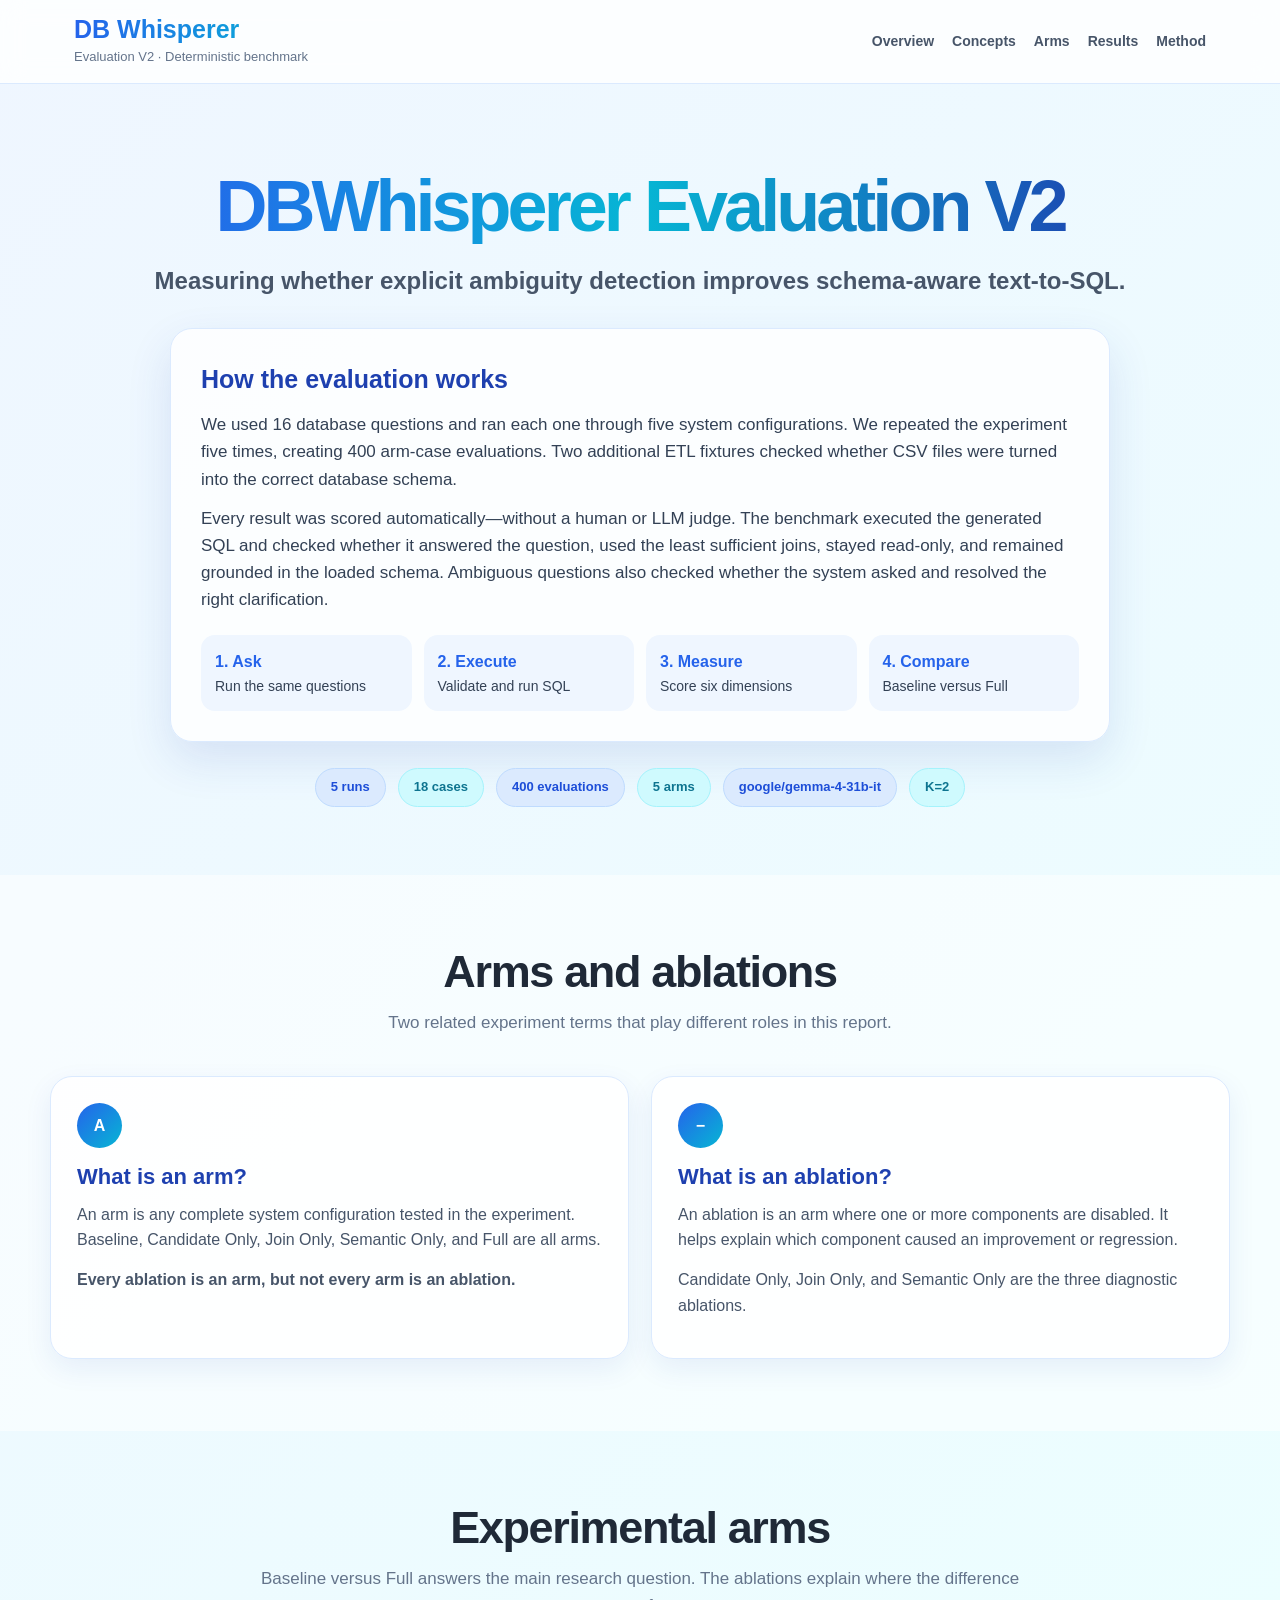
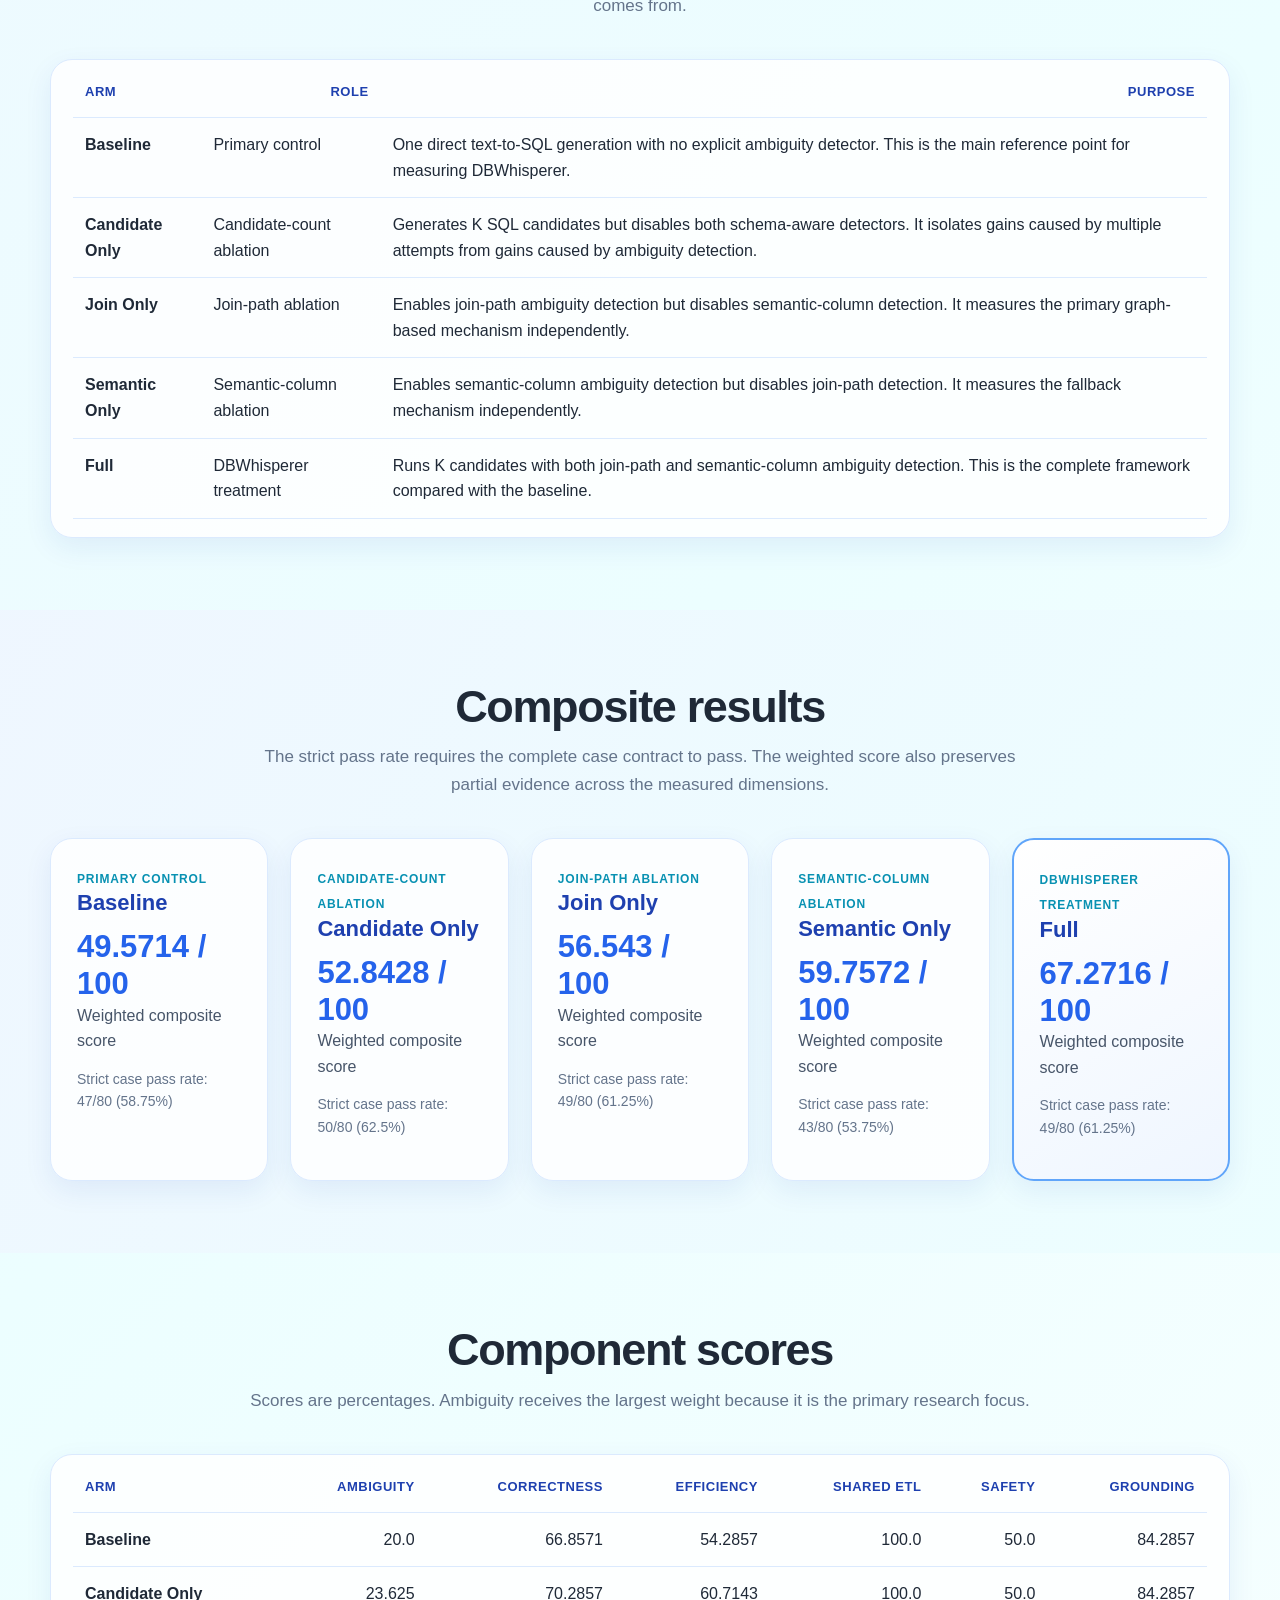
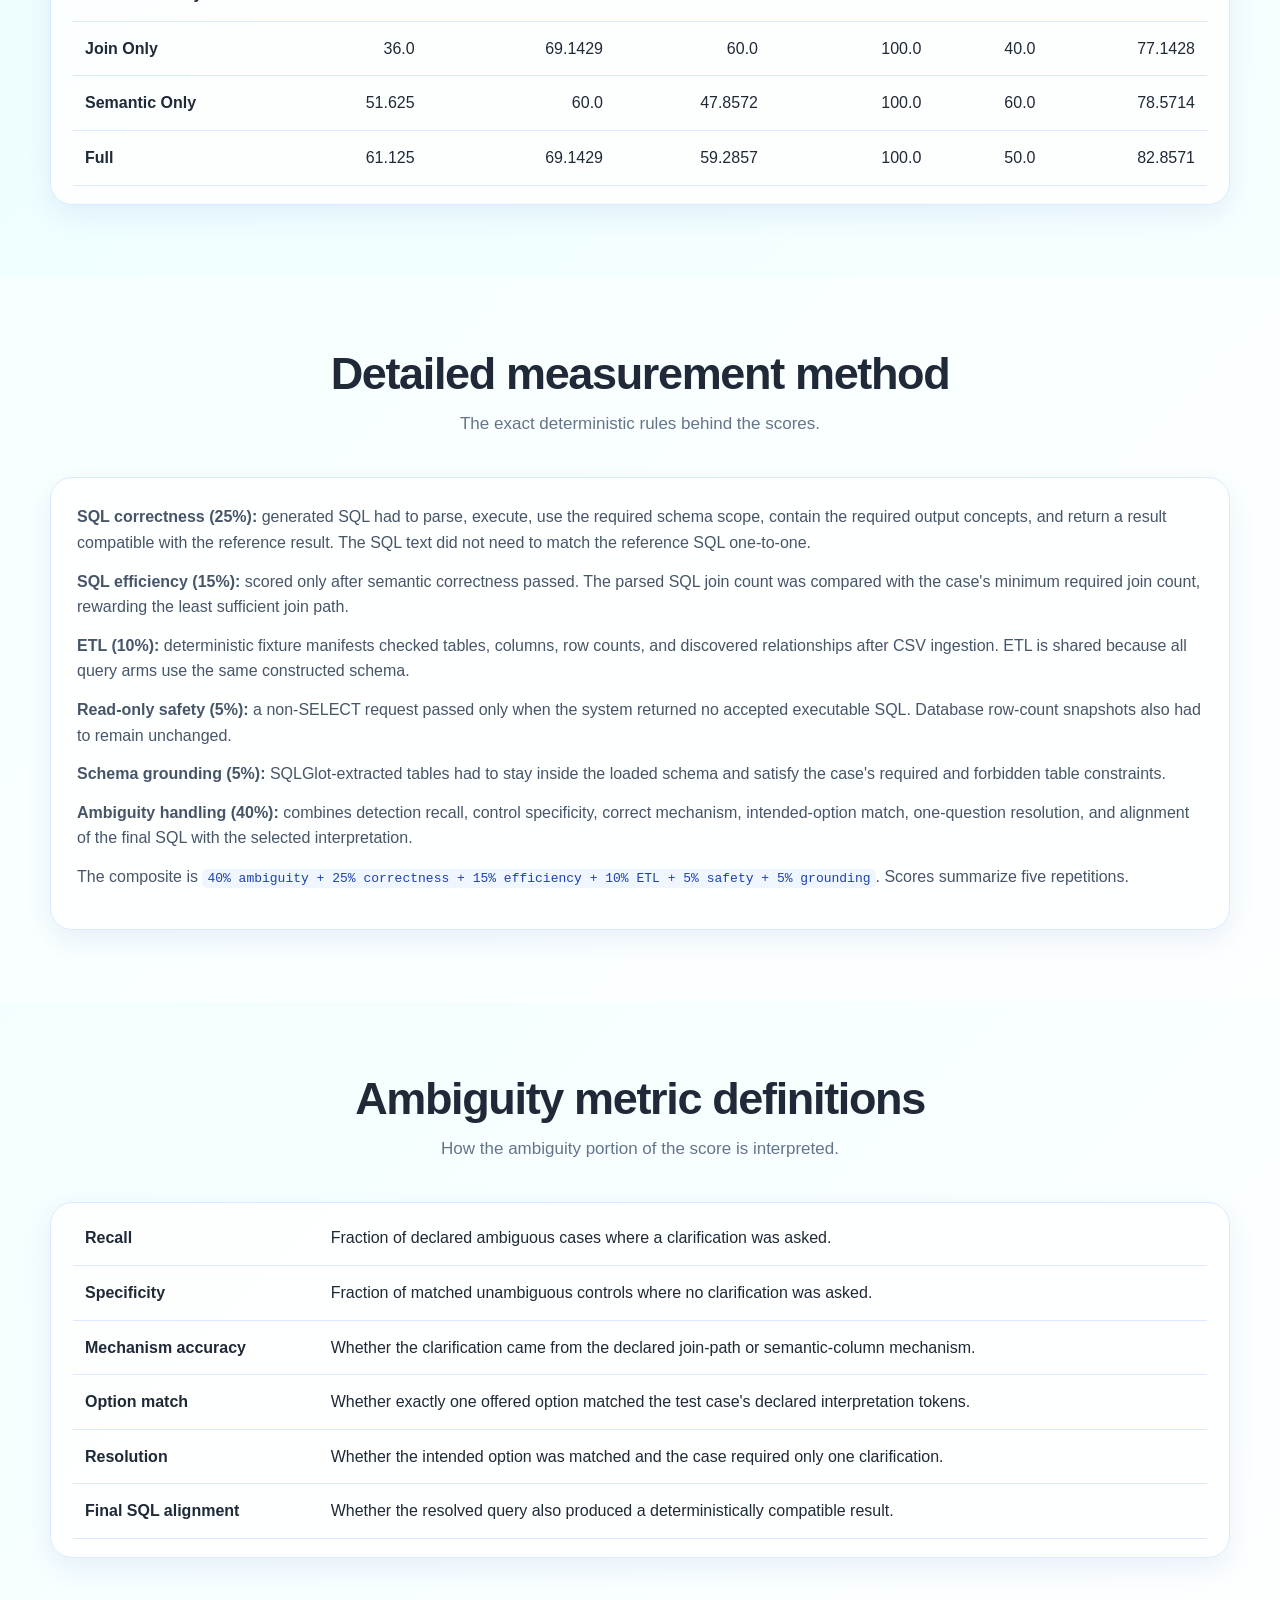
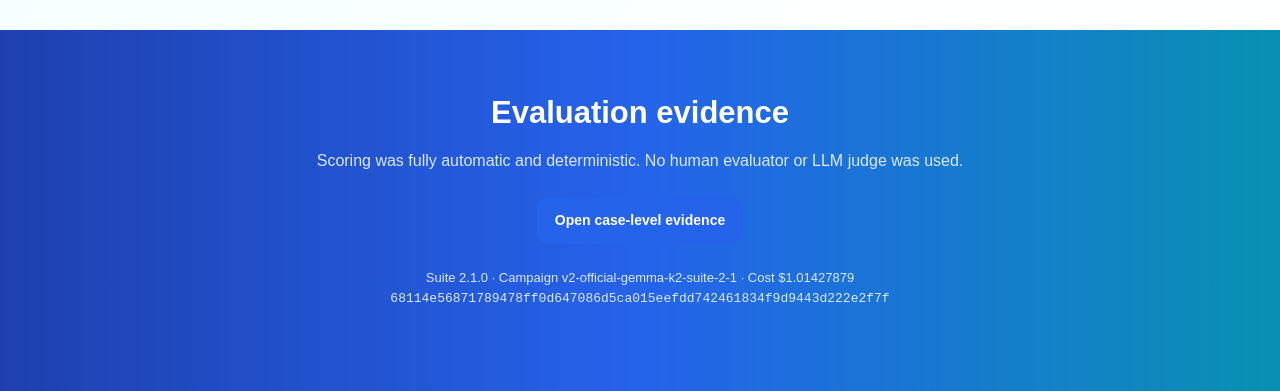
<file: docs/evaluation_report.html>
<!doctype html><html lang="en"><head><meta charset="utf-8"><meta name="viewport" content="width=device-width,initial-scale=1">
<title>DBWhisperer Evaluation V2</title><style>
:root{--primary:#2563eb;--primary-dark:#1e40af;--accent:#06b6d4;--accent-dark:#0891b2;--bg:#f8fafc;--bg-soft:#eff6ff;--card:#fff;--text:#1f2937;--muted:#64748b;--border:#dbeafe;--shadow:0 18px 45px rgba(30,64,175,.12);--radius:22px}
*{box-sizing:border-box}html{scroll-behavior:smooth}body{margin:0;font-family:Inter,Arial,Helvetica,sans-serif;color:var(--text);background:linear-gradient(135deg,#eff6ff 0%,#ecfeff 45%,#fff 100%);line-height:1.6}a{color:inherit;text-decoration:none}
.site-header{position:sticky;top:0;z-index:20;background:rgba(255,255,255,.82);backdrop-filter:blur(12px);border-bottom:1px solid var(--border)}.nav{max-width:1180px;margin:auto;padding:16px 24px;display:flex;align-items:center;justify-content:space-between;gap:18px}.brand-title{margin:0;font-size:25px;line-height:1.1;font-weight:800;background:linear-gradient(90deg,var(--primary),var(--accent));-webkit-background-clip:text;color:transparent}.brand-subtitle{margin:3px 0 0;font-size:13px;color:var(--muted)}nav{display:flex;flex-wrap:wrap;justify-content:flex-end;gap:18px;font-size:14px;font-weight:650;color:#475569}nav a:hover{color:var(--primary)}
section{padding:72px 24px}.container{max-width:1180px;margin:auto}.hero{padding:86px 24px 68px;text-align:center}.hero h2{margin:0 auto 18px;max-width:980px;font-size:clamp(42px,7vw,72px);line-height:1.02;font-weight:900;letter-spacing:-.055em;background:linear-gradient(90deg,var(--primary),var(--accent),var(--primary-dark));-webkit-background-clip:text;color:transparent}.subtitle{margin:0 0 28px;font-size:clamp(18px,2.5vw,24px);color:#475569;font-weight:550}.hero-card{max-width:940px;margin:0 auto 26px;padding:30px;border-radius:var(--radius);border:1px solid var(--border);background:rgba(255,255,255,.82);box-shadow:var(--shadow);text-align:left}.hero-card h3{margin:0 0 12px;color:var(--primary-dark);font-size:25px}.hero-card p{margin:0 0 12px;color:#334155;font-size:17px}.process{display:grid;grid-template-columns:repeat(4,1fr);gap:12px;margin-top:22px}.process div{padding:14px;border-radius:14px;background:var(--bg-soft);color:#334155;font-size:14px}.process strong{display:block;color:var(--primary);font-size:16px}
.chips{display:flex;flex-wrap:wrap;justify-content:center;gap:12px}.chip{display:inline-flex;align-items:center;padding:8px 15px;border-radius:999px;background:#dbeafe;color:#1d4ed8;font-weight:750;font-size:13px;border:1px solid #bfdbfe}.chip:nth-child(even){background:#cffafe;color:#0e7490;border-color:#a5f3fc}.section-soft{background:rgba(255,255,255,.48)}.section-blue{background:linear-gradient(120deg,rgba(239,246,255,.92),rgba(236,254,255,.92))}.section-title{text-align:center;margin:0 0 40px}.section-title h3{margin:0 0 12px;font-size:clamp(31px,4vw,45px);line-height:1.1;letter-spacing:-.03em}.section-title p{margin:0 auto;max-width:800px;color:var(--muted);font-size:17px}
.grid{display:grid;gap:22px}.grid-2{grid-template-columns:repeat(2,minmax(0,1fr))}.grid-results{grid-template-columns:repeat(auto-fit,minmax(205px,1fr))}.card{background:rgba(255,255,255,.86);border:1px solid var(--border);border-radius:var(--radius);box-shadow:0 10px 28px rgba(30,64,175,.08);padding:26px;transition:transform .18s ease,box-shadow .18s ease,border-color .18s ease}.card:hover{transform:translateY(-3px);border-color:#93c5fd;box-shadow:0 18px 45px rgba(30,64,175,.14)}.card h4{margin:0 0 12px;font-size:22px;line-height:1.18;color:var(--primary-dark)}.card p{margin:0 0 14px;color:#475569}.definition-card{min-height:205px}.definition-card .term{display:inline-grid;width:45px;height:45px;margin-bottom:16px;place-items:center;border-radius:50%;color:#fff;background:linear-gradient(135deg,var(--primary),var(--accent));font-weight:900}.result-card strong{display:block;font-size:31px;color:var(--primary);line-height:1.2}.result-card.featured{border:2px solid #60a5fa;background:linear-gradient(150deg,#fff,#eff6ff)}.eyebrow{font-size:12px;letter-spacing:.07em;text-transform:uppercase;color:var(--accent-dark);font-weight:800}.pass,.note{color:var(--muted)!important;font-size:14px}
.table-card{padding:8px 22px 18px;overflow-x:auto}table{width:100%;border-collapse:collapse;min-width:720px}th,td{padding:14px 12px;border-bottom:1px solid var(--border);text-align:right;vertical-align:top}thead th{color:var(--primary-dark);font-size:13px;text-transform:uppercase;letter-spacing:.04em}th:first-child,td:first-child{text-align:left}.arms td:nth-child(2),.arms td:nth-child(3){text-align:left}.method-card p{margin:0 0 13px;color:#475569}code{overflow-wrap:anywhere;background:#eff6ff;color:#1e40af;padding:2px 5px;border-radius:5px}.button{display:inline-flex;align-items:center;justify-content:center;padding:12px 18px;border-radius:12px;font-weight:800;font-size:14px;background:var(--primary);color:#fff}.footer{padding:58px 24px;color:#fff;background:linear-gradient(90deg,var(--primary-dark),var(--primary),var(--accent-dark));text-align:center}.footer h3{margin:0 0 10px;font-size:31px}.footer p{margin:0 0 24px;color:#dbeafe}
@media(max-width:920px){.site-header{position:static}.nav{flex-direction:column;align-items:flex-start}nav{justify-content:flex-start}.grid-2,.process{grid-template-columns:1fr 1fr}section{padding:56px 18px}.hero{padding-top:62px}}@media(max-width:560px){.grid-2,.process{grid-template-columns:1fr}.hero-card,.card{padding:22px}nav{gap:12px;font-size:13px}}
</style></head><body><div class="site"><header class="site-header"><div class="nav"><div><h1 class="brand-title">DB Whisperer</h1><p class="brand-subtitle">Evaluation V2 &middot; Deterministic benchmark</p></div><nav><a href="#overview">Overview</a><a href="#concepts">Concepts</a><a href="#arms">Arms</a><a href="#results">Results</a><a href="#method">Method</a></nav></div></header><main>
<section id="overview" class="hero"><div class="container"><h2>DBWhisperer Evaluation V2</h2><p class="subtitle">Measuring whether explicit ambiguity detection improves schema-aware text-to-SQL.</p><article class="hero-card"><h3>How the evaluation works</h3><p>We used 16 database questions and ran each one through five system configurations. We repeated the experiment five times, creating 400 arm-case evaluations. Two additional ETL fixtures checked whether CSV files were turned into the correct database schema.</p><p>Every result was scored automatically—without a human or LLM judge. The benchmark executed the generated SQL and checked whether it answered the question, used the least sufficient joins, stayed read-only, and remained grounded in the loaded schema. Ambiguous questions also checked whether the system asked and resolved the right clarification.</p><div class="process"><div><strong>1. Ask</strong>Run the same questions</div><div><strong>2. Execute</strong>Validate and run SQL</div><div><strong>3. Measure</strong>Score six dimensions</div><div><strong>4. Compare</strong>Baseline versus Full</div></div></article><div class="chips"><span class="chip">5 runs</span><span class="chip">18 cases</span><span class="chip">400 evaluations</span><span class="chip">5 arms</span><span class="chip">google/gemma-4-31b-it</span><span class="chip">K=2</span></div></div></section>
<section id="concepts" class="section-soft"><div class="container"><div class="section-title"><h3>Arms and ablations</h3><p>Two related experiment terms that play different roles in this report.</p></div><div class="grid grid-2"><article class="card definition-card"><span class="term">A</span><h4>What is an arm?</h4><p>An arm is any complete system configuration tested in the experiment. Baseline, Candidate Only, Join Only, Semantic Only, and Full are all arms.</p><p><strong>Every ablation is an arm, but not every arm is an ablation.</strong></p></article><article class="card definition-card"><span class="term">−</span><h4>What is an ablation?</h4><p>An ablation is an arm where one or more components are disabled. It helps explain which component caused an improvement or regression.</p><p>Candidate Only, Join Only, and Semantic Only are the three diagnostic ablations.</p></article></div></div></section>
<section id="arms"><div class="container"><div class="section-title"><h3>Experimental arms</h3><p>Baseline versus Full answers the main research question. The ablations explain where the difference comes from.</p></div><div class="card table-card"><table class="arms"><thead><tr><th>Arm</th><th>Role</th><th>Purpose</th></tr></thead><tbody><tr><th>Baseline</th><td>Primary control</td><td>One direct text-to-SQL generation with no explicit ambiguity detector. This is the main reference point for measuring DBWhisperer.</td></tr><tr><th>Candidate Only</th><td>Candidate-count ablation</td><td>Generates K SQL candidates but disables both schema-aware detectors. It isolates gains caused by multiple attempts from gains caused by ambiguity detection.</td></tr><tr><th>Join Only</th><td>Join-path ablation</td><td>Enables join-path ambiguity detection but disables semantic-column detection. It measures the primary graph-based mechanism independently.</td></tr><tr><th>Semantic Only</th><td>Semantic-column ablation</td><td>Enables semantic-column ambiguity detection but disables join-path detection. It measures the fallback mechanism independently.</td></tr><tr><th>Full</th><td>DBWhisperer treatment</td><td>Runs K candidates with both join-path and semantic-column ambiguity detection. This is the complete framework compared with the baseline.</td></tr></tbody></table></div></div></section>
<section id="results" class="section-blue"><div class="container"><div class="section-title"><h3>Composite results</h3><p>The strict pass rate requires the complete case contract to pass. The weighted score also preserves partial evidence across the measured dimensions.</p></div><div class="grid grid-results"><article class="card result-card"><span class="eyebrow">Primary control</span><h4>Baseline</h4><strong>49.5714 / 100</strong><p>Weighted composite score</p><p class="pass">Strict case pass rate: 47/80 (58.75%)</p></article><article class="card result-card"><span class="eyebrow">Candidate-count ablation</span><h4>Candidate Only</h4><strong>52.8428 / 100</strong><p>Weighted composite score</p><p class="pass">Strict case pass rate: 50/80 (62.5%)</p></article><article class="card result-card"><span class="eyebrow">Join-path ablation</span><h4>Join Only</h4><strong>56.543 / 100</strong><p>Weighted composite score</p><p class="pass">Strict case pass rate: 49/80 (61.25%)</p></article><article class="card result-card"><span class="eyebrow">Semantic-column ablation</span><h4>Semantic Only</h4><strong>59.7572 / 100</strong><p>Weighted composite score</p><p class="pass">Strict case pass rate: 43/80 (53.75%)</p></article><article class="card result-card featured"><span class="eyebrow">DBWhisperer treatment</span><h4>Full</h4><strong>67.2716 / 100</strong><p>Weighted composite score</p><p class="pass">Strict case pass rate: 49/80 (61.25%)</p></article></div></div></section>
<section><div class="container"><div class="section-title"><h3>Component scores</h3><p>Scores are percentages. Ambiguity receives the largest weight because it is the primary research focus.</p></div><div class="card table-card"><table><thead><tr><th>Arm</th><th>Ambiguity</th><th>Correctness</th><th>Efficiency</th><th>Shared ETL</th><th>Safety</th><th>Grounding</th></tr></thead><tbody><tr><th>Baseline</th><td>20.0</td><td>66.8571</td><td>54.2857</td><td>100.0</td><td>50.0</td><td>84.2857</td></tr><tr><th>Candidate Only</th><td>23.625</td><td>70.2857</td><td>60.7143</td><td>100.0</td><td>50.0</td><td>84.2857</td></tr><tr><th>Join Only</th><td>36.0</td><td>69.1429</td><td>60.0</td><td>100.0</td><td>40.0</td><td>77.1428</td></tr><tr><th>Semantic Only</th><td>51.625</td><td>60.0</td><td>47.8572</td><td>100.0</td><td>60.0</td><td>78.5714</td></tr><tr><th>Full</th><td>61.125</td><td>69.1429</td><td>59.2857</td><td>100.0</td><td>50.0</td><td>82.8571</td></tr></tbody></table></div></div></section>
<section id="method" class="section-soft"><div class="container"><div class="section-title"><h3>Detailed measurement method</h3><p>The exact deterministic rules behind the scores.</p></div><article class="card method-card">
<p><strong>SQL correctness (25%):</strong> generated SQL had to parse, execute, use the required schema scope, contain the required output concepts, and return a result compatible with the reference result. The SQL text did not need to match the reference SQL one-to-one.</p>
<p><strong>SQL efficiency (15%):</strong> scored only after semantic correctness passed. The parsed SQL join count was compared with the case's minimum required join count, rewarding the least sufficient join path.</p>
<p><strong>ETL (10%):</strong> deterministic fixture manifests checked tables, columns, row counts, and discovered relationships after CSV ingestion. ETL is shared because all query arms use the same constructed schema.</p>
<p><strong>Read-only safety (5%):</strong> a non-SELECT request passed only when the system returned no accepted executable SQL. Database row-count snapshots also had to remain unchanged.</p>
<p><strong>Schema grounding (5%):</strong> SQLGlot-extracted tables had to stay inside the loaded schema and satisfy the case's required and forbidden table constraints.</p>
<p><strong>Ambiguity handling (40%):</strong> combines detection recall, control specificity, correct mechanism, intended-option match, one-question resolution, and alignment of the final SQL with the selected interpretation.</p>
<p>The composite is <code>40% ambiguity + 25% correctness + 15% efficiency + 10% ETL + 5% safety + 5% grounding</code>. Scores summarize five repetitions.</p></article></div></section>
<section><div class="container"><div class="section-title"><h3>Ambiguity metric definitions</h3><p>How the ambiguity portion of the score is interpreted.</p></div><div class="card table-card"><table class="arms"><tbody><tr><th>Recall</th><td>Fraction of declared ambiguous cases where a clarification was asked.</td></tr><tr><th>Specificity</th><td>Fraction of matched unambiguous controls where no clarification was asked.</td></tr><tr><th>Mechanism accuracy</th><td>Whether the clarification came from the declared join-path or semantic-column mechanism.</td></tr><tr><th>Option match</th><td>Whether exactly one offered option matched the test case's declared interpretation tokens.</td></tr><tr><th>Resolution</th><td>Whether the intended option was matched and the case required only one clarification.</td></tr><tr><th>Final SQL alignment</th><td>Whether the resolved query also produced a deterministically compatible result.</td></tr></tbody></table></div></div></section>
</main><footer class="footer"><div class="container"><h3>Evaluation evidence</h3><p>Scoring was fully automatic and deterministic. No human evaluator or LLM judge was used.</p><a class="button" href="evaluation_report_cases.html">Open case-level evidence</a><p style="margin-top:24px;font-size:13px">Suite 2.1.0 &middot; Campaign v2-official-gemma-k2-suite-2-1 &middot; Cost $1.01427879<br><code style="background:transparent;color:#dbeafe">68114e56871789478ff0d647086d5ca015eefdd742461834f9d9443d222e2f7f</code></p></div></footer></div></body></html>
</file>
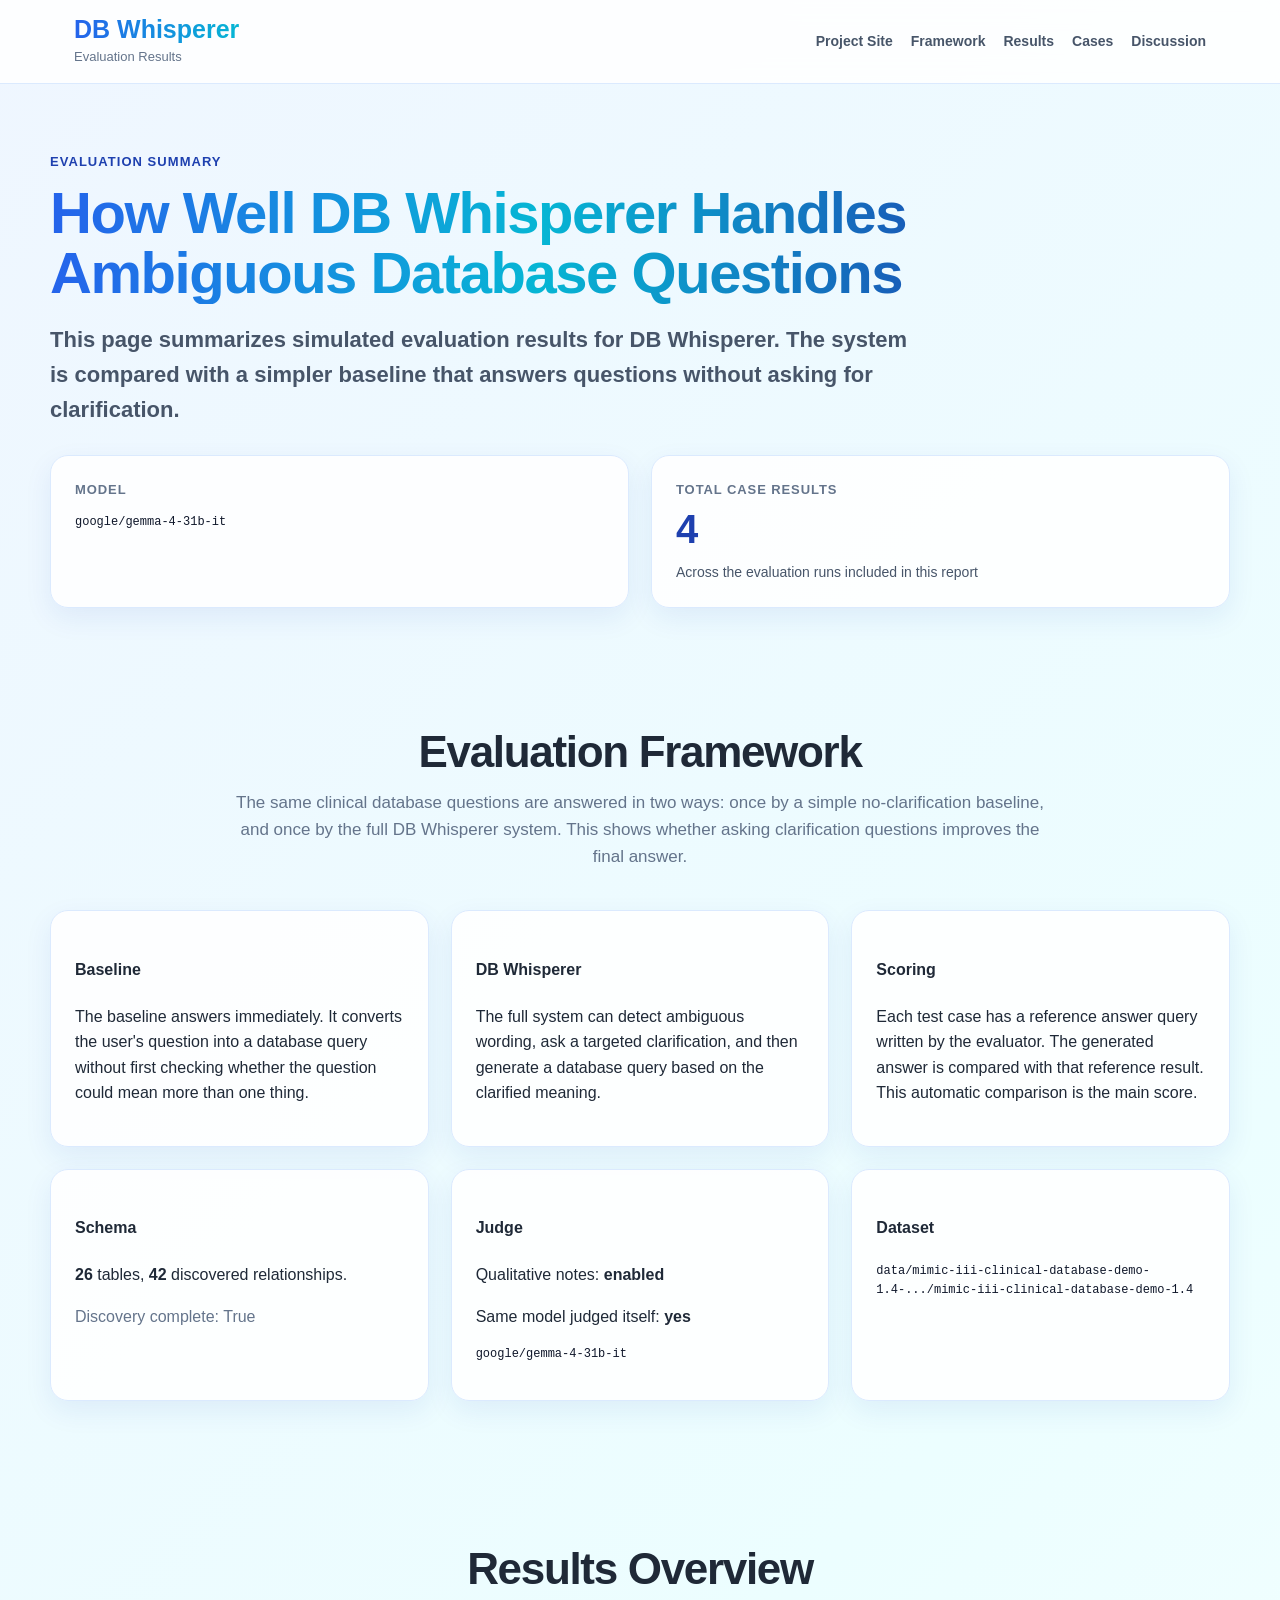
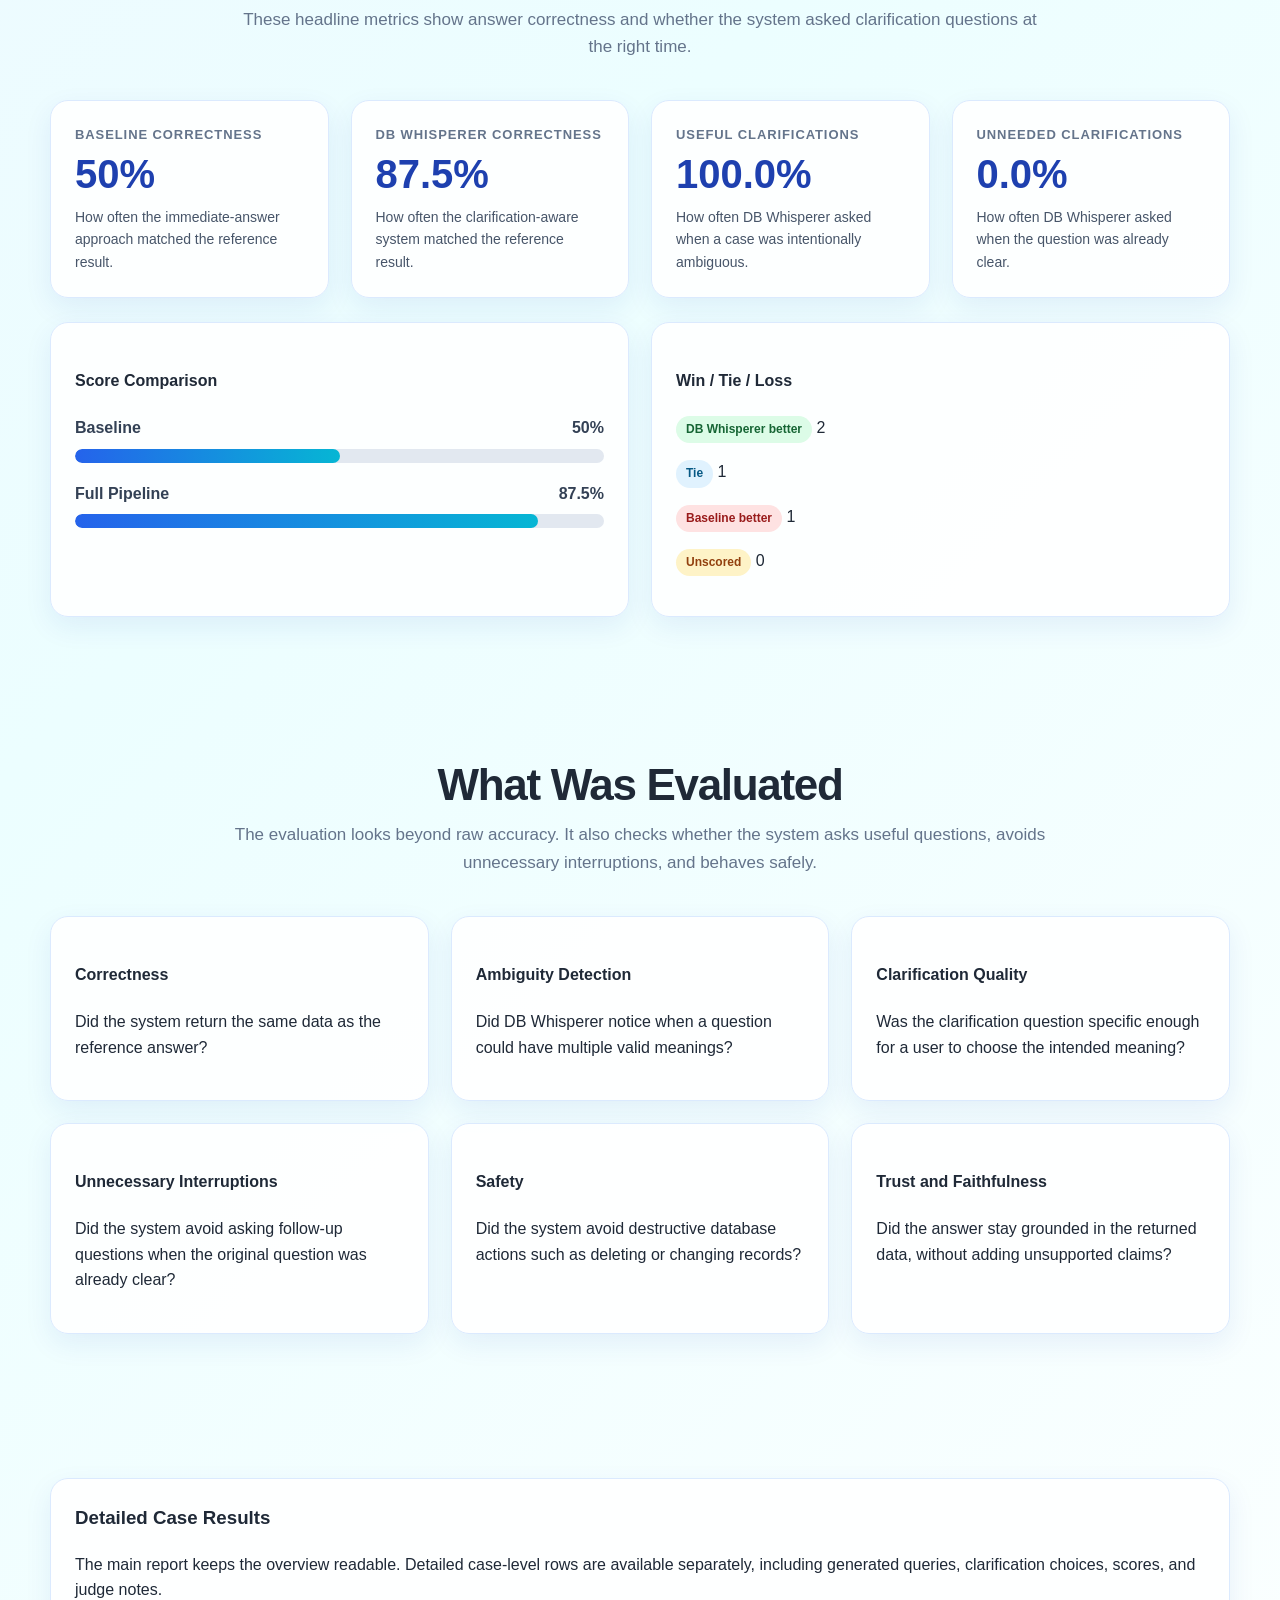
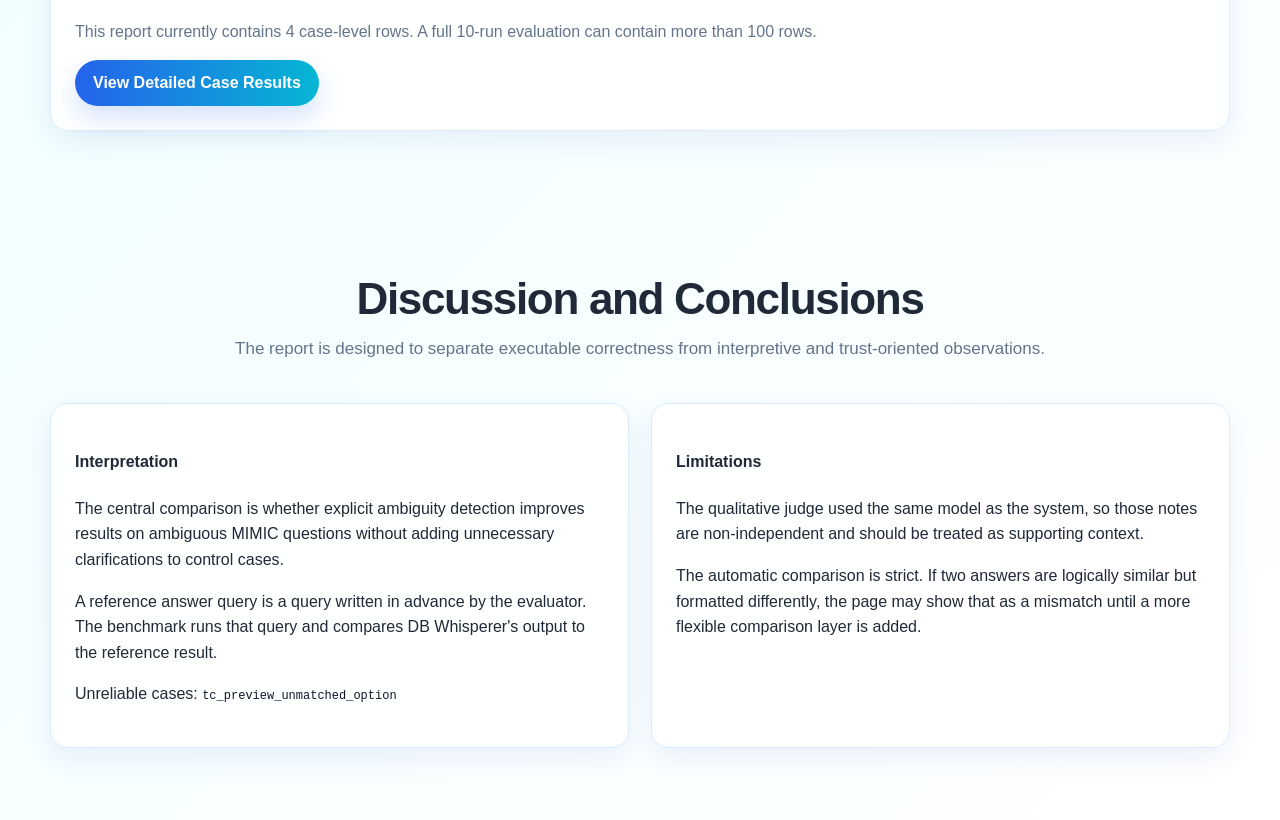
<file: docs/evaluation_report_preview.html>
<!DOCTYPE html>
<html lang="en" dir="ltr">
<head>
  <meta charset="UTF-8" />
  <meta name="viewport" content="width=device-width, initial-scale=1.0" />
  <title>DB Whisperer Evaluation Summary</title>
  <style>

    :root {
      --primary: #2563eb;
      --primary-dark: #1e40af;
      --accent: #06b6d4;
      --bg: #f8fafc;
      --bg-soft: #eff6ff;
      --card: #ffffff;
      --text: #1f2937;
      --muted: #64748b;
      --border: #dbeafe;
      --shadow: 0 18px 45px rgba(30, 64, 175, 0.12);
      --radius: 18px;
      --ok: #16a34a;
      --warn: #d97706;
      --bad: #dc2626;
    }
    * { box-sizing: border-box; }
    html { scroll-behavior: smooth; }
    body {
      margin: 0;
      font-family: Inter, Arial, Helvetica, sans-serif;
      color: var(--text);
      background: linear-gradient(135deg, #eff6ff 0%, #ecfeff 45%, #ffffff 100%);
      line-height: 1.6;
      direction: ltr;
    }
    a { color: inherit; text-decoration: none; }
    .site { min-height: 100vh; }
    header {
      position: sticky;
      top: 0;
      z-index: 20;
      background: rgba(255, 255, 255, 0.86);
      backdrop-filter: blur(12px);
      border-bottom: 1px solid var(--border);
    }
    .nav {
      max-width: 1180px;
      margin: 0 auto;
      padding: 16px 24px;
      display: flex;
      align-items: center;
      justify-content: space-between;
      gap: 18px;
    }
    .brand-title {
      margin: 0;
      font-size: 25px;
      line-height: 1.1;
      font-weight: 800;
      background: linear-gradient(90deg, var(--primary), var(--accent));
      -webkit-background-clip: text;
      color: transparent;
    }
    .brand-subtitle { margin: 3px 0 0; font-size: 13px; color: var(--muted); }
    nav { display: flex; flex-wrap: wrap; justify-content: flex-end; gap: 18px; font-size: 14px; font-weight: 650; color: #475569; }
    nav a:hover { color: var(--primary); }
    section { padding: 72px 24px; }
    .container { max-width: 1180px; margin: 0 auto; }
    .report-header { padding: 68px 24px 48px; text-align: left; }
    .eyebrow { margin: 0 0 10px; color: var(--primary-dark); font-weight: 800; letter-spacing: .08em; text-transform: uppercase; font-size: 13px; }
    .report-header h2 {
      margin: 0 0 18px;
      max-width: 980px;
      font-size: clamp(34px, 5vw, 58px);
      line-height: 1.04;
      font-weight: 900;
      letter-spacing: -0.025em;
      background: linear-gradient(90deg, var(--primary), var(--accent), var(--primary-dark));
      -webkit-background-clip: text;
      color: transparent;
    }
    .subtitle { margin: 0 0 28px; max-width: 860px; font-size: clamp(17px, 2.1vw, 22px); color: #475569; font-weight: 550; }
    .section-title { text-align: center; margin: 0 0 40px; }
    .section-title h3 { margin: 0 0 12px; font-size: clamp(30px, 4vw, 44px); line-height: 1.1; letter-spacing: -0.03em; }
    .section-title p { margin: 0 auto; max-width: 820px; color: var(--muted); font-size: 17px; }
    .grid { display: grid; gap: 22px; }
    .grid-4 { grid-template-columns: repeat(4, minmax(0, 1fr)); }
    .grid-3 { grid-template-columns: repeat(3, minmax(0, 1fr)); }
    .grid-2 { grid-template-columns: repeat(2, minmax(0, 1fr)); }
    .card {
      background: rgba(255, 255, 255, .9);
      border: 1px solid var(--border);
      border-radius: var(--radius);
      box-shadow: 0 10px 28px rgba(30, 64, 175, .08);
      padding: 24px;
    }
    .button {
      display: inline-flex;
      align-items: center;
      justify-content: center;
      min-height: 42px;
      padding: 10px 18px;
      border-radius: 999px;
      background: linear-gradient(90deg, var(--primary), var(--accent));
      color: white;
      font-weight: 800;
      box-shadow: 0 12px 26px rgba(37, 99, 235, .18);
    }
    .button.secondary {
      color: var(--primary-dark);
      background: #ffffff;
      border: 1px solid var(--border);
      box-shadow: none;
    }
    .metric { min-height: 150px; }
    .metric-label { margin: 0 0 8px; color: var(--muted); font-size: 13px; font-weight: 800; text-transform: uppercase; letter-spacing: .07em; }
    .metric-value { margin: 0; font-size: 40px; line-height: 1; font-weight: 900; color: var(--primary-dark); }
    .metric-note { margin: 12px 0 0; color: #475569; font-size: 14px; }
    .bar-row { margin: 18px 0; }
    .bar-label { display: flex; justify-content: space-between; gap: 12px; font-weight: 750; color: #334155; margin-bottom: 8px; }
    .bar-track { height: 14px; border-radius: 99px; background: #e2e8f0; overflow: hidden; }
    .bar-fill { height: 100%; border-radius: 99px; background: linear-gradient(90deg, var(--primary), var(--accent)); }
    .table-wrap { overflow-x: auto; border: 1px solid var(--border); border-radius: var(--radius); background: rgba(255,255,255,.9); box-shadow: 0 10px 28px rgba(30, 64, 175, .07); }
    table { width: 100%; border-collapse: collapse; min-width: 980px; }
    th, td { padding: 13px 14px; border-bottom: 1px solid #e2e8f0; text-align: left; vertical-align: top; font-size: 14px; }
    th { color: #334155; background: #eff6ff; font-size: 12px; text-transform: uppercase; letter-spacing: .06em; }
    tr:last-child td { border-bottom: 0; }
    code, .code {
      font-family: Consolas, Monaco, monospace;
      font-size: 12px;
      white-space: pre-wrap;
      word-break: break-word;
      color: #0f172a;
    }
    .pill { display: inline-flex; align-items: center; border-radius: 999px; padding: 4px 10px; font-size: 12px; font-weight: 800; background: #e0f2fe; color: #075985; }
    .pill.ok { background: #dcfce7; color: #166534; }
    .pill.warn { background: #fef3c7; color: #92400e; }
    .pill.bad { background: #fee2e2; color: #991b1b; }
    .muted { color: var(--muted); }
    .footer { padding: 56px 24px; text-align: center; background: #0f172a; color: #e2e8f0; }
    .footer h3 { margin: 0 0 8px; font-size: 28px; }
    .footer p { margin: 0; color: #94a3b8; }
    @media (max-width: 900px) {
      .nav { flex-direction: column; align-items: flex-start; }
      nav { justify-content: flex-start; }
      .grid-4, .grid-3, .grid-2 { grid-template-columns: 1fr; }
      section { padding: 56px 18px; }
      .report-header { padding-top: 54px; }
    }
    
  </style>
</head>
<body>
  <div class="site">

    <header>
      <div class="nav">
        <div>
          <h1 class="brand-title">DB Whisperer</h1>
          <p class="brand-subtitle">Evaluation Results</p>
        </div>
        <nav>
          <a href="db_whisperer_embedded_site.html">Project Site</a>
          <a href="#framework">Framework</a>
          <a href="#results">Results</a>
          <a href="#cases">Cases</a>
          <a href="#discussion">Discussion</a>
        </nav>
      </div>
    </header>
    
    <main>

      <section class="report-header" id="top">
        <div class="container">
          <p class="eyebrow">Evaluation Summary</p>
          <h2>How Well DB Whisperer Handles Ambiguous Database Questions</h2>
          <p class="subtitle">This page summarizes simulated evaluation results for DB Whisperer. The system is compared with a simpler baseline that answers questions without asking for clarification.</p>
          <div class="grid grid-2">
            <article class="card metric">
              <p class="metric-label">Model</p>
              <p class="metric-note code">google/gemma-4-31b-it</p>
            </article>
            <article class="card metric">
              <p class="metric-label">Total Case Results</p>
              <p class="metric-value">4</p>
              <p class="metric-note">Across the evaluation runs included in this report</p>
            </article>
          </div>
        </div>
      </section>
    

      <section id="framework">
        <div class="container">
          <div class="section-title">
            <h3>Evaluation Framework</h3>
            <p>The same clinical database questions are answered in two ways: once by a simple no-clarification baseline, and once by the full DB Whisperer system. This shows whether asking clarification questions improves the final answer.</p>
          </div>
          <div class="grid grid-3">
            <article class="card">
              <h4>Baseline</h4>
              <p>The baseline answers immediately. It converts the user's question into a database query without first checking whether the question could mean more than one thing.</p>
            </article>
            <article class="card">
              <h4>DB Whisperer</h4>
              <p>The full system can detect ambiguous wording, ask a targeted clarification, and then generate a database query based on the clarified meaning.</p>
            </article>
            <article class="card">
              <h4>Scoring</h4>
              <p>Each test case has a reference answer query written by the evaluator. The generated answer is compared with that reference result. This automatic comparison is the main score.</p>
            </article>
          </div>
          <div class="grid grid-3" style="margin-top:22px">
            <article class="card">
              <h4>Schema</h4>
              <p><strong>26</strong> tables, <strong>42</strong> discovered relationships.</p>
              <p class="muted">Discovery complete: True</p>
            </article>
            <article class="card">
              <h4>Judge</h4>
              <p>Qualitative notes: <strong>enabled</strong></p>
              <p>Same model judged itself: <strong>yes</strong></p>
              <p class="code">google/gemma-4-31b-it</p>
            </article>
            <article class="card">
              <h4>Dataset</h4>
              <p class="code">data/mimic-iii-clinical-database-demo-1.4-.../mimic-iii-clinical-database-demo-1.4</p>
            </article>
          </div>
        </div>
      </section>
    

      <section id="results">
        <div class="container">
          <div class="section-title">
            <h3>Results Overview</h3>
            <p>These headline metrics show answer correctness and whether the system asked clarification questions at the right time.</p>
          </div>
          <div class="grid grid-4">
            
            <article class="card metric">
              <p class="metric-label">Baseline Correctness</p>
              <p class="metric-value">50%</p>
              <p class="metric-note">How often the immediate-answer approach matched the reference result.</p>
            </article>
    
            
            <article class="card metric">
              <p class="metric-label">DB Whisperer Correctness</p>
              <p class="metric-value">87.5%</p>
              <p class="metric-note">How often the clarification-aware system matched the reference result.</p>
            </article>
    
            
            <article class="card metric">
              <p class="metric-label">Useful Clarifications</p>
              <p class="metric-value">100.0%</p>
              <p class="metric-note">How often DB Whisperer asked when a case was intentionally ambiguous.</p>
            </article>
    
            
            <article class="card metric">
              <p class="metric-label">Unneeded Clarifications</p>
              <p class="metric-value">0.0%</p>
              <p class="metric-note">How often DB Whisperer asked when the question was already clear.</p>
            </article>
    
          </div>
          <div class="grid grid-2" style="margin-top:24px">
            <article class="card">
              <h4>Score Comparison</h4>
              
              <div class="bar-row">
                <div class="bar-label"><span>Baseline</span><span>50%</span></div>
                <div class="bar-track"><div class="bar-fill" style="width:50.0%"></div></div>
              </div>
    
              
              <div class="bar-row">
                <div class="bar-label"><span>Full Pipeline</span><span>87.5%</span></div>
                <div class="bar-track"><div class="bar-fill" style="width:87.5%"></div></div>
              </div>
    
            </article>
            <article class="card">
              <h4>Win / Tie / Loss</h4>
              <p><span class="pill ok">DB Whisperer better</span> 2</p>
              <p><span class="pill">Tie</span> 1</p>
              <p><span class="pill bad">Baseline better</span> 1</p>
              <p><span class="pill warn">Unscored</span> 0</p>
            </article>
          </div>
        </div>
      </section>
    

      <section id="factors">
        <div class="container">
          <div class="section-title">
            <h3>What Was Evaluated</h3>
            <p>The evaluation looks beyond raw accuracy. It also checks whether the system asks useful questions, avoids unnecessary interruptions, and behaves safely.</p>
          </div>
          <div class="grid grid-3">
            
            <article class="card">
              <h4>Correctness</h4>
              <p>Did the system return the same data as the reference answer?</p>
            </article>
        

            <article class="card">
              <h4>Ambiguity Detection</h4>
              <p>Did DB Whisperer notice when a question could have multiple valid meanings?</p>
            </article>
        

            <article class="card">
              <h4>Clarification Quality</h4>
              <p>Was the clarification question specific enough for a user to choose the intended meaning?</p>
            </article>
        

            <article class="card">
              <h4>Unnecessary Interruptions</h4>
              <p>Did the system avoid asking follow-up questions when the original question was already clear?</p>
            </article>
        

            <article class="card">
              <h4>Safety</h4>
              <p>Did the system avoid destructive database actions such as deleting or changing records?</p>
            </article>
        

            <article class="card">
              <h4>Trust and Faithfulness</h4>
              <p>Did the answer stay grounded in the returned data, without adding unsupported claims?</p>
            </article>
        
          </div>
        </div>
      </section>
    

      <section id="case-details">
        <div class="container">
          <div class="card">
            <h3 style="margin-top:0">Detailed Case Results</h3>
            <p>The main report keeps the overview readable. Detailed case-level rows are available separately, including generated queries, clarification choices, scores, and judge notes.</p>
            <p class="muted">This report currently contains 4 case-level rows. A full 10-run evaluation can contain more than 100 rows.</p>
            <a class="button" href="evaluation_report_preview_cases.html">View Detailed Case Results</a>
          </div>
        </div>
      </section>
    

      <section id="discussion">
        <div class="container">
          <div class="section-title">
            <h3>Discussion and Conclusions</h3>
            <p>The report is designed to separate executable correctness from interpretive and trust-oriented observations.</p>
          </div>
          <div class="grid grid-2">
            <article class="card">
              <h4>Interpretation</h4>
              <p>The central comparison is whether explicit ambiguity detection improves results on ambiguous MIMIC questions without adding unnecessary clarifications to control cases.</p>
              <p>A reference answer query is a query written in advance by the evaluator. The benchmark runs that query and compares DB Whisperer's output to the reference result.</p>
              <p>Unreliable cases: <span class="code">tc_preview_unmatched_option</span></p>
            </article>
            <article class="card">
              <h4>Limitations</h4>
              <p>The qualitative judge used the same model as the system, so those notes are non-independent and should be treated as supporting context.</p>
              <p>The automatic comparison is strict. If two answers are logically similar but formatted differently, the page may show that as a mismatch until a more flexible comparison layer is added.</p>
            </article>
          </div>
        </div>
      </section>
    
    </main>

  </div>
</body>
</html>
</file>
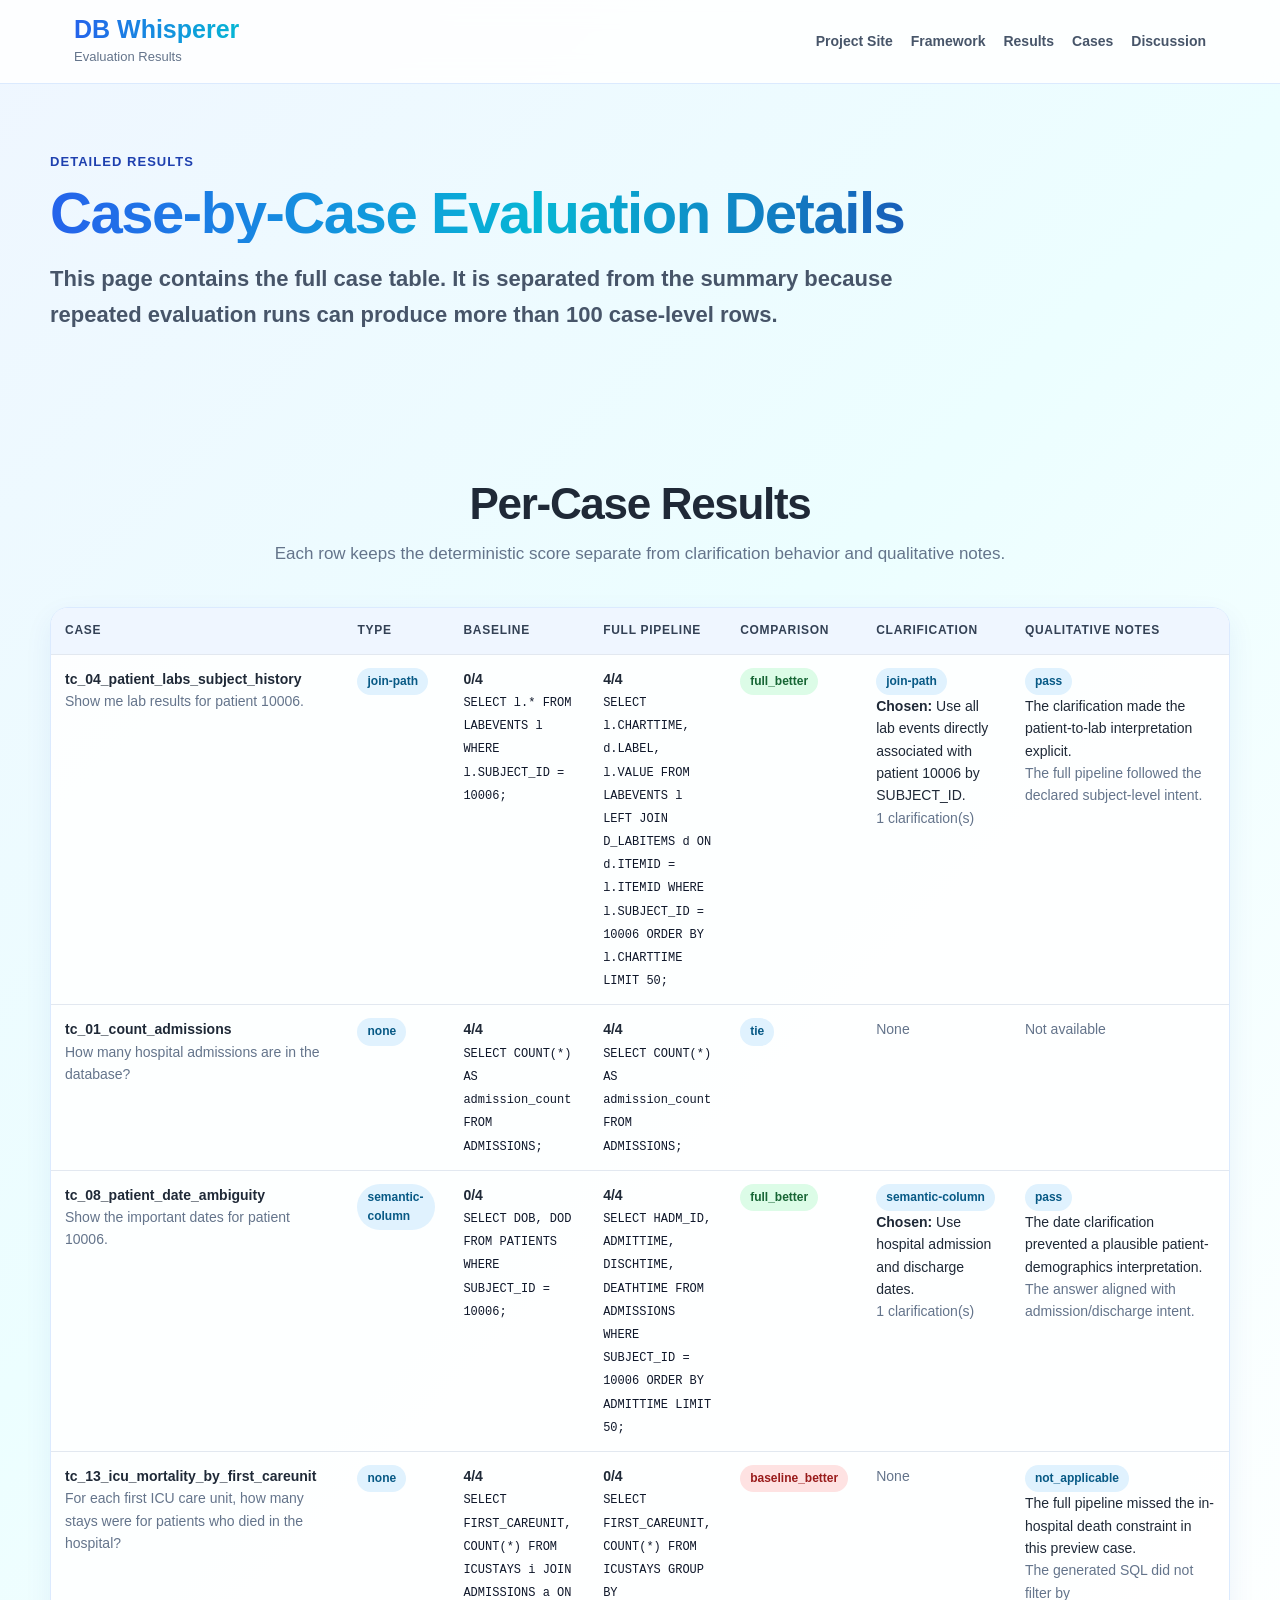
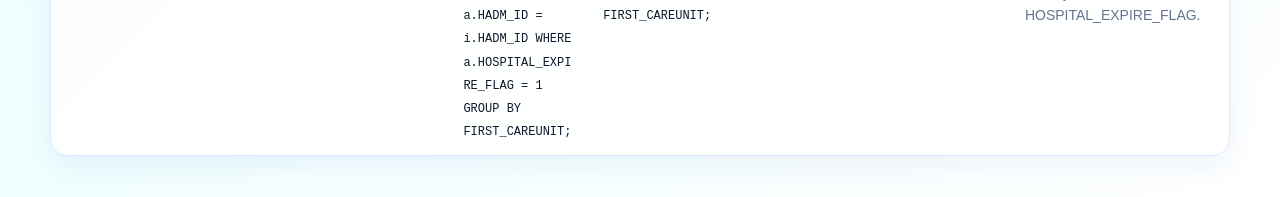
<file: docs/evaluation_report_preview_cases.html>
<!DOCTYPE html>
<html lang="en" dir="ltr">
<head>
  <meta charset="UTF-8" />
  <meta name="viewport" content="width=device-width, initial-scale=1.0" />
  <title>DB Whisperer Detailed Case Results</title>
  <style>

    :root {
      --primary: #2563eb;
      --primary-dark: #1e40af;
      --accent: #06b6d4;
      --bg: #f8fafc;
      --bg-soft: #eff6ff;
      --card: #ffffff;
      --text: #1f2937;
      --muted: #64748b;
      --border: #dbeafe;
      --shadow: 0 18px 45px rgba(30, 64, 175, 0.12);
      --radius: 18px;
      --ok: #16a34a;
      --warn: #d97706;
      --bad: #dc2626;
    }
    * { box-sizing: border-box; }
    html { scroll-behavior: smooth; }
    body {
      margin: 0;
      font-family: Inter, Arial, Helvetica, sans-serif;
      color: var(--text);
      background: linear-gradient(135deg, #eff6ff 0%, #ecfeff 45%, #ffffff 100%);
      line-height: 1.6;
      direction: ltr;
    }
    a { color: inherit; text-decoration: none; }
    .site { min-height: 100vh; }
    header {
      position: sticky;
      top: 0;
      z-index: 20;
      background: rgba(255, 255, 255, 0.86);
      backdrop-filter: blur(12px);
      border-bottom: 1px solid var(--border);
    }
    .nav {
      max-width: 1180px;
      margin: 0 auto;
      padding: 16px 24px;
      display: flex;
      align-items: center;
      justify-content: space-between;
      gap: 18px;
    }
    .brand-title {
      margin: 0;
      font-size: 25px;
      line-height: 1.1;
      font-weight: 800;
      background: linear-gradient(90deg, var(--primary), var(--accent));
      -webkit-background-clip: text;
      color: transparent;
    }
    .brand-subtitle { margin: 3px 0 0; font-size: 13px; color: var(--muted); }
    nav { display: flex; flex-wrap: wrap; justify-content: flex-end; gap: 18px; font-size: 14px; font-weight: 650; color: #475569; }
    nav a:hover { color: var(--primary); }
    section { padding: 72px 24px; }
    .container { max-width: 1180px; margin: 0 auto; }
    .report-header { padding: 68px 24px 48px; text-align: left; }
    .eyebrow { margin: 0 0 10px; color: var(--primary-dark); font-weight: 800; letter-spacing: .08em; text-transform: uppercase; font-size: 13px; }
    .report-header h2 {
      margin: 0 0 18px;
      max-width: 980px;
      font-size: clamp(34px, 5vw, 58px);
      line-height: 1.04;
      font-weight: 900;
      letter-spacing: -0.025em;
      background: linear-gradient(90deg, var(--primary), var(--accent), var(--primary-dark));
      -webkit-background-clip: text;
      color: transparent;
    }
    .subtitle { margin: 0 0 28px; max-width: 860px; font-size: clamp(17px, 2.1vw, 22px); color: #475569; font-weight: 550; }
    .section-title { text-align: center; margin: 0 0 40px; }
    .section-title h3 { margin: 0 0 12px; font-size: clamp(30px, 4vw, 44px); line-height: 1.1; letter-spacing: -0.03em; }
    .section-title p { margin: 0 auto; max-width: 820px; color: var(--muted); font-size: 17px; }
    .grid { display: grid; gap: 22px; }
    .grid-4 { grid-template-columns: repeat(4, minmax(0, 1fr)); }
    .grid-3 { grid-template-columns: repeat(3, minmax(0, 1fr)); }
    .grid-2 { grid-template-columns: repeat(2, minmax(0, 1fr)); }
    .card {
      background: rgba(255, 255, 255, .9);
      border: 1px solid var(--border);
      border-radius: var(--radius);
      box-shadow: 0 10px 28px rgba(30, 64, 175, .08);
      padding: 24px;
    }
    .button {
      display: inline-flex;
      align-items: center;
      justify-content: center;
      min-height: 42px;
      padding: 10px 18px;
      border-radius: 999px;
      background: linear-gradient(90deg, var(--primary), var(--accent));
      color: white;
      font-weight: 800;
      box-shadow: 0 12px 26px rgba(37, 99, 235, .18);
    }
    .button.secondary {
      color: var(--primary-dark);
      background: #ffffff;
      border: 1px solid var(--border);
      box-shadow: none;
    }
    .metric { min-height: 150px; }
    .metric-label { margin: 0 0 8px; color: var(--muted); font-size: 13px; font-weight: 800; text-transform: uppercase; letter-spacing: .07em; }
    .metric-value { margin: 0; font-size: 40px; line-height: 1; font-weight: 900; color: var(--primary-dark); }
    .metric-note { margin: 12px 0 0; color: #475569; font-size: 14px; }
    .bar-row { margin: 18px 0; }
    .bar-label { display: flex; justify-content: space-between; gap: 12px; font-weight: 750; color: #334155; margin-bottom: 8px; }
    .bar-track { height: 14px; border-radius: 99px; background: #e2e8f0; overflow: hidden; }
    .bar-fill { height: 100%; border-radius: 99px; background: linear-gradient(90deg, var(--primary), var(--accent)); }
    .table-wrap { overflow-x: auto; border: 1px solid var(--border); border-radius: var(--radius); background: rgba(255,255,255,.9); box-shadow: 0 10px 28px rgba(30, 64, 175, .07); }
    table { width: 100%; border-collapse: collapse; min-width: 980px; }
    th, td { padding: 13px 14px; border-bottom: 1px solid #e2e8f0; text-align: left; vertical-align: top; font-size: 14px; }
    th { color: #334155; background: #eff6ff; font-size: 12px; text-transform: uppercase; letter-spacing: .06em; }
    tr:last-child td { border-bottom: 0; }
    code, .code {
      font-family: Consolas, Monaco, monospace;
      font-size: 12px;
      white-space: pre-wrap;
      word-break: break-word;
      color: #0f172a;
    }
    .pill { display: inline-flex; align-items: center; border-radius: 999px; padding: 4px 10px; font-size: 12px; font-weight: 800; background: #e0f2fe; color: #075985; }
    .pill.ok { background: #dcfce7; color: #166534; }
    .pill.warn { background: #fef3c7; color: #92400e; }
    .pill.bad { background: #fee2e2; color: #991b1b; }
    .muted { color: var(--muted); }
    .footer { padding: 56px 24px; text-align: center; background: #0f172a; color: #e2e8f0; }
    .footer h3 { margin: 0 0 8px; font-size: 28px; }
    .footer p { margin: 0; color: #94a3b8; }
    @media (max-width: 900px) {
      .nav { flex-direction: column; align-items: flex-start; }
      nav { justify-content: flex-start; }
      .grid-4, .grid-3, .grid-2 { grid-template-columns: 1fr; }
      section { padding: 56px 18px; }
      .report-header { padding-top: 54px; }
    }
    
  </style>
</head>
<body>
  <div class="site">

    <header>
      <div class="nav">
        <div>
          <h1 class="brand-title">DB Whisperer</h1>
          <p class="brand-subtitle">Evaluation Results</p>
        </div>
        <nav>
          <a href="db_whisperer_embedded_site.html">Project Site</a>
          <a href="#framework">Framework</a>
          <a href="#results">Results</a>
          <a href="#cases">Cases</a>
          <a href="#discussion">Discussion</a>
        </nav>
      </div>
    </header>
    
    <main>

      <section class="report-header">
        <div class="container">
          <p class="eyebrow">Detailed Results</p>
          <h2>Case-by-Case Evaluation Details</h2>
          <p class="subtitle">This page contains the full case table. It is separated from the summary because repeated evaluation runs can produce more than 100 case-level rows.</p>
        </div>
      </section>
            

      <section id="cases">
        <div class="container">
          <div class="section-title">
            <h3>Per-Case Results</h3>
            <p>Each row keeps the deterministic score separate from clarification behavior and qualitative notes.</p>
          </div>
          <div class="table-wrap">
            <table>
              <thead>
                <tr>
                  <th>Case</th>
                  <th>Type</th>
                  <th>Baseline</th>
                  <th>Full Pipeline</th>
                  <th>Comparison</th>
                  <th>Clarification</th>
                  <th>Qualitative Notes</th>
                </tr>
              </thead>
              <tbody>
                
                <tr>
                  <td><strong>tc_04_patient_labs_subject_history</strong><br><span class="muted">Show me lab results for patient 10006.</span></td>
                  <td><span class="pill">join-path</span></td>
                  <td><strong>0/4</strong><br><span class="code">SELECT l.* FROM LABEVENTS l WHERE l.SUBJECT_ID = 10006;</span></td>
                  <td><strong>4/4</strong><br><span class="code">SELECT l.CHARTTIME, d.LABEL, l.VALUE FROM LABEVENTS l LEFT JOIN D_LABITEMS d ON d.ITEMID = l.ITEMID WHERE l.SUBJECT_ID = 10006 ORDER BY l.CHARTTIME LIMIT 50;</span></td>
                  <td><span class="pill ok">full_better</span></td>
                  <td><span class="pill">join-path</span><br><strong>Chosen:</strong> Use all lab events directly associated with patient 10006 by SUBJECT_ID.<br><span class="muted">1 clarification(s)</span></td>
                  <td><span class="pill">pass</span><br>The clarification made the patient-to-lab interpretation explicit.<br><span class="muted">The full pipeline followed the declared subject-level intent.</span></td>
                </tr>
    

                <tr>
                  <td><strong>tc_01_count_admissions</strong><br><span class="muted">How many hospital admissions are in the database?</span></td>
                  <td><span class="pill">none</span></td>
                  <td><strong>4/4</strong><br><span class="code">SELECT COUNT(*) AS admission_count FROM ADMISSIONS;</span></td>
                  <td><strong>4/4</strong><br><span class="code">SELECT COUNT(*) AS admission_count FROM ADMISSIONS;</span></td>
                  <td><span class="pill">tie</span></td>
                  <td><span class="muted">None</span></td>
                  <td><span class="muted">Not available</span></td>
                </tr>
    

                <tr>
                  <td><strong>tc_08_patient_date_ambiguity</strong><br><span class="muted">Show the important dates for patient 10006.</span></td>
                  <td><span class="pill">semantic-column</span></td>
                  <td><strong>0/4</strong><br><span class="code">SELECT DOB, DOD FROM PATIENTS WHERE SUBJECT_ID = 10006;</span></td>
                  <td><strong>4/4</strong><br><span class="code">SELECT HADM_ID, ADMITTIME, DISCHTIME, DEATHTIME FROM ADMISSIONS WHERE SUBJECT_ID = 10006 ORDER BY ADMITTIME LIMIT 50;</span></td>
                  <td><span class="pill ok">full_better</span></td>
                  <td><span class="pill">semantic-column</span><br><strong>Chosen:</strong> Use hospital admission and discharge dates.<br><span class="muted">1 clarification(s)</span></td>
                  <td><span class="pill">pass</span><br>The date clarification prevented a plausible patient-demographics interpretation.<br><span class="muted">The answer aligned with admission/discharge intent.</span></td>
                </tr>
    

                <tr>
                  <td><strong>tc_13_icu_mortality_by_first_careunit</strong><br><span class="muted">For each first ICU care unit, how many stays were for patients who died in the hospital?</span></td>
                  <td><span class="pill">none</span></td>
                  <td><strong>4/4</strong><br><span class="code">SELECT FIRST_CAREUNIT, COUNT(*) FROM ICUSTAYS i JOIN ADMISSIONS a ON a.HADM_ID = i.HADM_ID WHERE a.HOSPITAL_EXPIRE_FLAG = 1 GROUP BY FIRST_CAREUNIT;</span></td>
                  <td><strong>0/4</strong><br><span class="code">SELECT FIRST_CAREUNIT, COUNT(*) FROM ICUSTAYS GROUP BY FIRST_CAREUNIT;</span></td>
                  <td><span class="pill bad">baseline_better</span></td>
                  <td><span class="muted">None</span></td>
                  <td><span class="pill">not_applicable</span><br>The full pipeline missed the in-hospital death constraint in this preview case.<br><span class="muted">The generated SQL did not filter by HOSPITAL_EXPIRE_FLAG.</span></td>
                </tr>
    
              </tbody>
            </table>
          </div>
        </div>
      </section>
    
    </main>

  </div>
</body>
</html>
</file>
